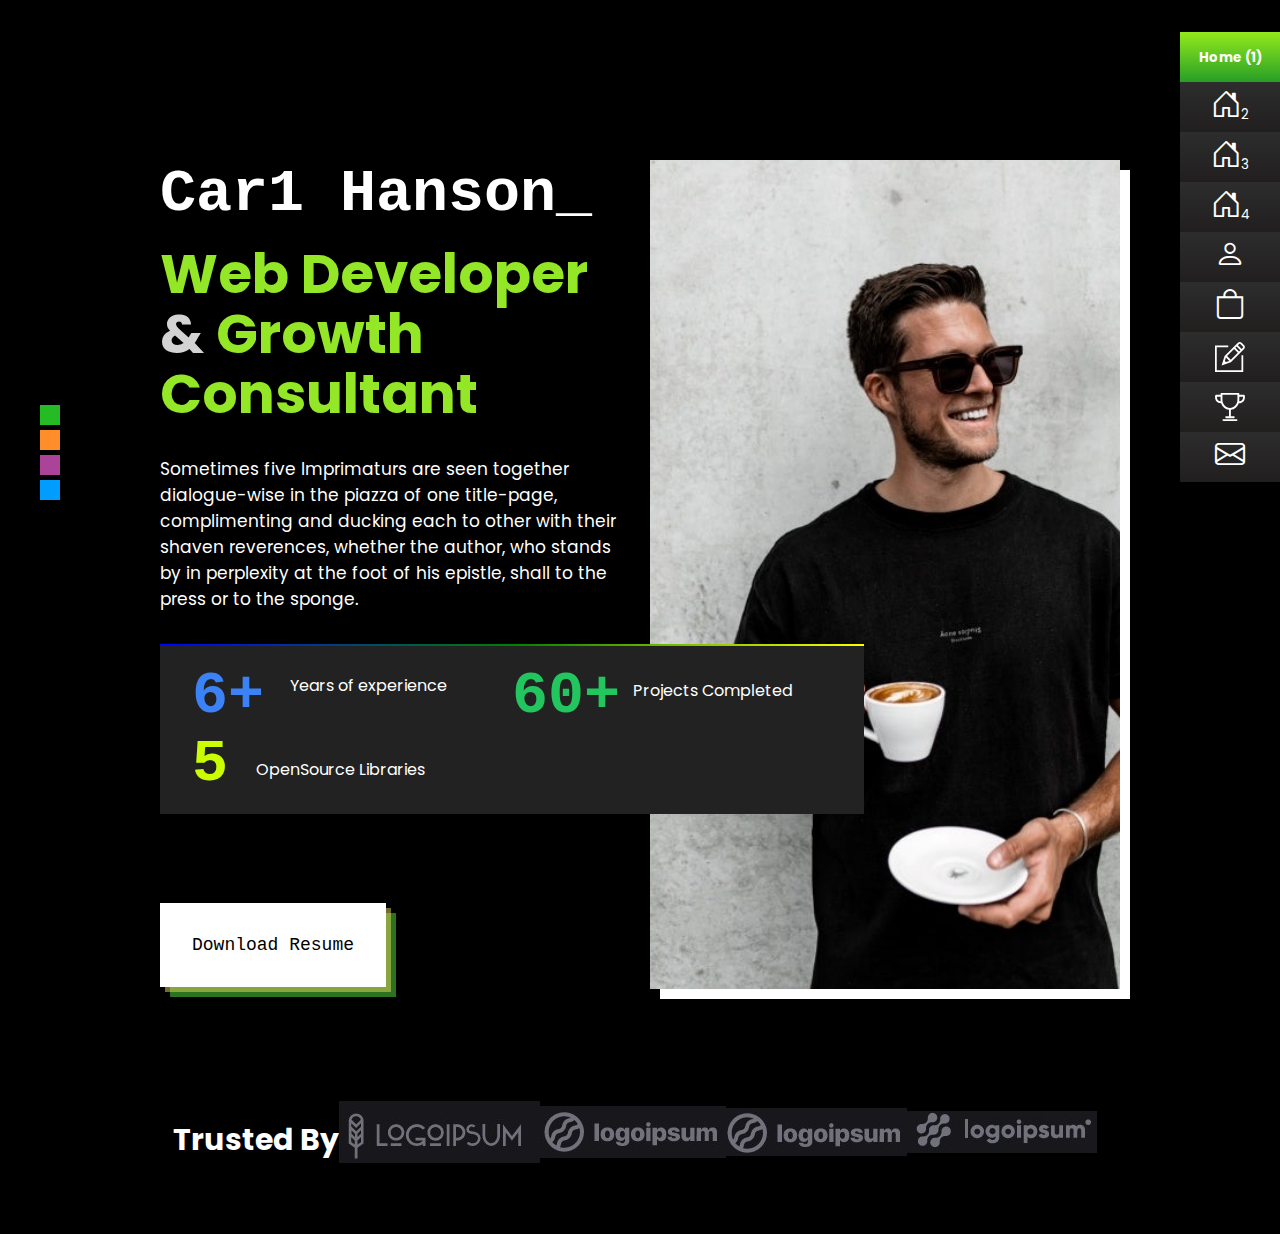
<file: index.html>
<!DOCTYPE html>
<html lang="en">

<head>
    <meta charset="UTF-8">
    <meta name="viewport" content="width=device-width, initial-scale=1.0">
    <title>Envatomarket</title>
    <link rel="stylesheet" href="./sass/style.css">
    <link rel="stylesheet" href="https://cdnjs.cloudflare.com/ajax/libs/font-awesome/6.4.2/css/all.min.css"
        integrity="sha512-z3gLpd7yknf1YoNbCzqRKc4qyor8gaKU1qmn+CShxbuBusANI9QpRohGBreCFkKxLhei6S9CQXFEbbKuqLg0DA=="
        crossorigin="anonymous" referrerpolicy="no-referrer" />
    <link rel="preconnect" href="https://fonts.googleapis.com">
    <link rel="preconnect" href="https://fonts.gstatic.com" crossorigin>
    <link
        href="https://fonts.googleapis.com/css2?family=Geologica:wght@100;200;300;500;900&family=Open+Sans:ital,wght@0,300;0,400;0,500;0,600;0,800;1,800&family=Poppins:wght@400;500;600;700;800&display=swap"
        rel="stylesheet">

    <!-- Bootsrtrap Icons CDN -->

    <link rel="stylesheet" href="https://cdn.jsdelivr.net/npm/bootstrap-icons@1.3.0/font/bootstrap-icons.css">
</head>

<body>
    <header id="home1">
        <nav class="navbar">
            <!-- <div class="nav_heading">
                <img src="./img/envato_market-dde916a48af7413e54aa058fe7ae6856752fca799da4bec355f00aea904bfa19.svg" alt="">
            </div>
            <div class="nav_btn">
                <a href="#">Buy now</a>
            </div> -->
        </nav>

        <div class="header_contant">
            <div class="header_child" id="header_child1">
                <div class="color">
                    <div class="color2"><i class="fa-solid fa-swatchbook"></i></div>
                    <div style="background-color: rgb(37, 187, 37);" class="color1"><a  class="color_1" id="color1"></a></div>
                    <div style="background-color: rgb(255, 141, 41);" class="color1"><a  class="color_2" id="color2"></a></div>
                    <div style="background-color: rgb(171, 68, 152);" class="color1"><a  class="color_3" id="color3"></a></div>
                    <div style="background-color:rgb(0, 157, 255);" class="color1"><a  class="color_4" id="color4"></a></div>
                </div>
            </div>
            <div class="header_contant_child">
                <div class="header_child" id="header_child2">
                    <div class="header_child_1">
                        <h1><i class="fa-solid fa-chevron-right"></i> Car1 Hanson_</h1>
                        <h2>Web Developer <span>&</span>
                            Growth Consultant</h2>
                        <p>Sometimes five Imprimaturs are seen together dialogue-wise in the piazza of one title-page,
                            complimenting and ducking each to other with their shaven reverences, whether the author,
                            who stands by in perplexity at the foot of his epistle, shall to the press or to the sponge.
                        </p>
                        <div class="projectes">
                            <div class="projectes_child">
                                <h1 style="color:rgb(59 130 246);">6+</h1>
                                <div class="text" id="text1">
                                    Years of experience
                                </div>
                            </div>
                            <div class="projectes_child">
                                <h1 style="color: rgb(34 197 94);">60+</h1>
                                <div class="text" id="text2">
                                    Projects Completed
                                </div>
                            </div>
                            <div class="projectes_child" id="projectes_child_3">
                                <h1 style="color:  rgba(202 254 0);">5</h1>
                                <div class="text" id="text3">
                                    OpenSource Libraries
                                </div>
                            </div>
                        </div>
                        <div class="header_child_btn">
                            <a href="#">Download Resume</a>
                        </div>
                    </div>
                    <div class="header_child_1" id="header_child_2">
                    </div>

                </div>
                <div class="sponcers">
                    <div>
                        <h2>Trusted By</h2>
                    </div>
                    <div>
                        <img src="./img/logo_1.jpg" alt="">
                    </div>
                    <div>
                        <img src="./img/logo_2.jpg" alt="">
                    </div>
                    <div>
                        <img src="./img/logo_3.jpg" alt="">
                    </div>
                    <div>
                        <img src="./img/logo_4.jpg" alt="">
                    </div>
                </div>
            </div>
            <div class="header_child" id="header_child3">
                <div class="icons">
                    <div class="icons1">
                        <div class="icons_child active">
                            <div class="icons_child_1">
                                <a href="index.html">
                                    <h5>Home (1)</h5>
                                </a>
                            </div>
                            <a href="#"><i class="bi bi-house-door"></i><sub>1</sub></a>
                        </div>

                        <div class="icons_child">
                            <div class="icons_child_1">
                                <a href="home2.html">
                                    <h5>Home (2)</h5>
                                </a>
                            </div>
                            <a href="#"><i class="bi bi-house-door"></i><sub>2</sub></a>
                        </div>

                        <div class="icons_child">
                            <div class="icons_child_1">
                                <a href="home3.html">
                                    <h5>Home (3)</h5>
                                </a>
                            </div>
                            <a href="#"><i class="bi bi-house-door"></i><sub>3</sub></a>
                        </div>

                        <div class="icons_child">
                            <div class="icons_child_1">
                                <a href="home4.html">
                                    <h5>Home (4)</h5>
                                </a>
                            </div>
                            <a href="#"><i class="bi bi-house-door"></i><sub>4</sub></a>
                        </div>

                        <div class="icons_child">
                            <div class="icons_child_1">
                                <a href="about.html">
                                    <h5>About</h5>
                                </a>
                            </div>
                            <a href="#"><i class="bi bi-person"></i></a>
                        </div>

                        <div class="icons_child">
                            <div class="icons_child_1">
                                <a href="services.html">
                                    <h5>Services</h5>
                                </a>
                            </div>
                            <a href="#"><i class="bi bi-bag"></i></a>
                        </div>

                        <div class="icons_child">
                            <div class="icons_child_1">
                                <a href="article.html">
                                    <h5>Articles</h5>
                                </a>
                            </div>
                            <a class="h-16 md:h-auto relative z-20 flex flex-col items-center justify-center md:py-4 bg-gradient-to-tr transition-all duration-300 from-omega-900 text-white group md:hover:from-accent-700 md:hover:to-accent"
                                aria-label="Articles" href="/blog">
                                <div
                                    class="absolute right-full top-0 h-full min-w-max px-4 hidden items-center bg-accent text-sm font-medium text-white md:flex invisible translate-x-10 opacity-0 transition-all duration-300 group-hover:visible group-hover:translate-x-0 group-hover:opacity-100">
                                </div><span
                                    class="absolute top-0 right-0 hidden h-full w-1 bg-white/25 opacity-0 transition-opacity group-hover:opacity-100 md:block"></span><svg
                                    stroke="currentColor" fill="currentColor" stroke-width="0" version="1.1"
                                    viewBox="0 0 17 17" class="relative z-20 h-6 w-6" height="1em" width="1em"
                                    xmlns="http://www.w3.org/2000/svg">
                                    <g></g>
                                    <path
                                        d="M16.499 1.843l-1.403-1.403c-0.566-0.566-1.555-0.566-2.122 0l-7.536 7.536-1.722 5.287 5.249-1.765 7.534-7.534c0.283-0.283 0.439-0.66 0.439-1.061s-0.156-0.777-0.439-1.060zM5.584 10.758l0.638-1.957 1.92 1.919-1.942 0.653-0.616-0.615zM6.832 7.996l3.986-3.986 2.11 2.11-3.986 3.986-2.11-2.11zM11.525 3.303l0.729-0.729 2.11 2.11-0.729 0.729-2.11-2.11zM15.792 3.257l-0.72 0.721-2.11-2.11 0.72-0.721c0.19-0.189 0.519-0.189 0.707 0l1.403 1.403c0.094 0.095 0.146 0.22 0.146 0.354s-0.052 0.258-0.146 0.353zM15 7.5h1v9.5h-16v-15h7.5v1h-6.5v13h14v-8.5z">
                                    </path>
                                </svg><span class="mt-1 text-center text-xs md:hidden"></span>
                            </a>
                        </div>

                        <div class="icons_child">
                            <div class="icons_child_1">
                                <a href="project.html">
                                    <h5>Projects</h5>
                                </a>
                            </div>
                            <a href="#">
                                <svg stroke="currentColor" fill="currentColor" stroke-width="0" viewBox="0 0 1024 1024"
                                    class="relative z-20 h-6 w-6" height="1em" width="1em"
                                    xmlns="http://www.w3.org/2000/svg">
                                    <path
                                        d="M735.808 927.872H285.872c-17.68 0-32 14.32-32 32s14.32 32 32 32h449.936c17.68 0 32-14.32 32-32s-14.304-32-32-32zm281.502-806.24c-3.024-14.88-16.16-25.568-31.343-25.568H829.343V64.128c0-17.68-14.32-32-32-32H221.807c-17.68 0-32 14.32-32 32v31.936H38.031c-15.183 0-28.32 10.688-31.344 25.568-.944 4.624-22.4 116.752 39.904 193.152 35.84 43.92 90.607 66.928 162.495 68.976C250.078 504.912 353.15 594.624 477.278 608v222.912H381.5c-17.68 0-32 14.32-32 32s14.32 32 32 32H640.19c17.68 0 32-14.32 32-32s-14.32-32-32-32h-98.912v-222.88c124.336-13.12 227.632-102.8 268.736-224.08 74.336-1.088 130.736-24.24 167.393-69.168 62.304-76.416 40.848-188.528 39.904-193.152zM96.401 274.56c-28.336-34.496-31.184-85.41-29.744-114.497H189.81v108.032c0 17.296 1.6 34.16 3.936 50.769-43.68-4.08-76.447-18.832-97.344-44.304zm668.944-6.465c0 153.088-114.721 277.663-255.713 277.663-141.056 0-255.808-124.56-255.808-277.663V96.127H765.36v171.968h-.015zm162.255 6.463c-21.68 26.432-56.032 41.488-102.272 44.864 2.384-16.784 4.016-33.84 4.016-51.328V160.062h128c1.44 29.12-1.408 80-29.744 114.496z">
                                    </path>
                                </svg> </a>
                        </div>

                        <div class="icons_child">
                            <div class="icons_child_1">
                                <a href="contact.html">
                                    <h5>Contact</h5>
                                </a>
                            </div>
                            <a href="#"><i class="bi bi-envelope"></i></a>
                        </div>
                    </div>
                    <div class="icons2">
                        <div class="icons_child2">
                            <a href="#"><i class="fa-brands fa-twitter"></i></a>
                        </div>
                        <div class="icons_child2">
                            <a href="#"><i class="fa-brands fa-instagram"></i></a>
                        </div>
                        <div class="icons_child2">
                            <a href="#"><i class="fa-brands fa-linkedin"></i></a>
                        </div>
                        <div class="icons_child2">
                            <a href="#"><i class="fa-brands fa-facebook"></i></a>
                        </div>
                    </div>
                </div>
            </div>

        </div>
    </header>


<script src="./index.js"></script>
</body>

</html>
</file>
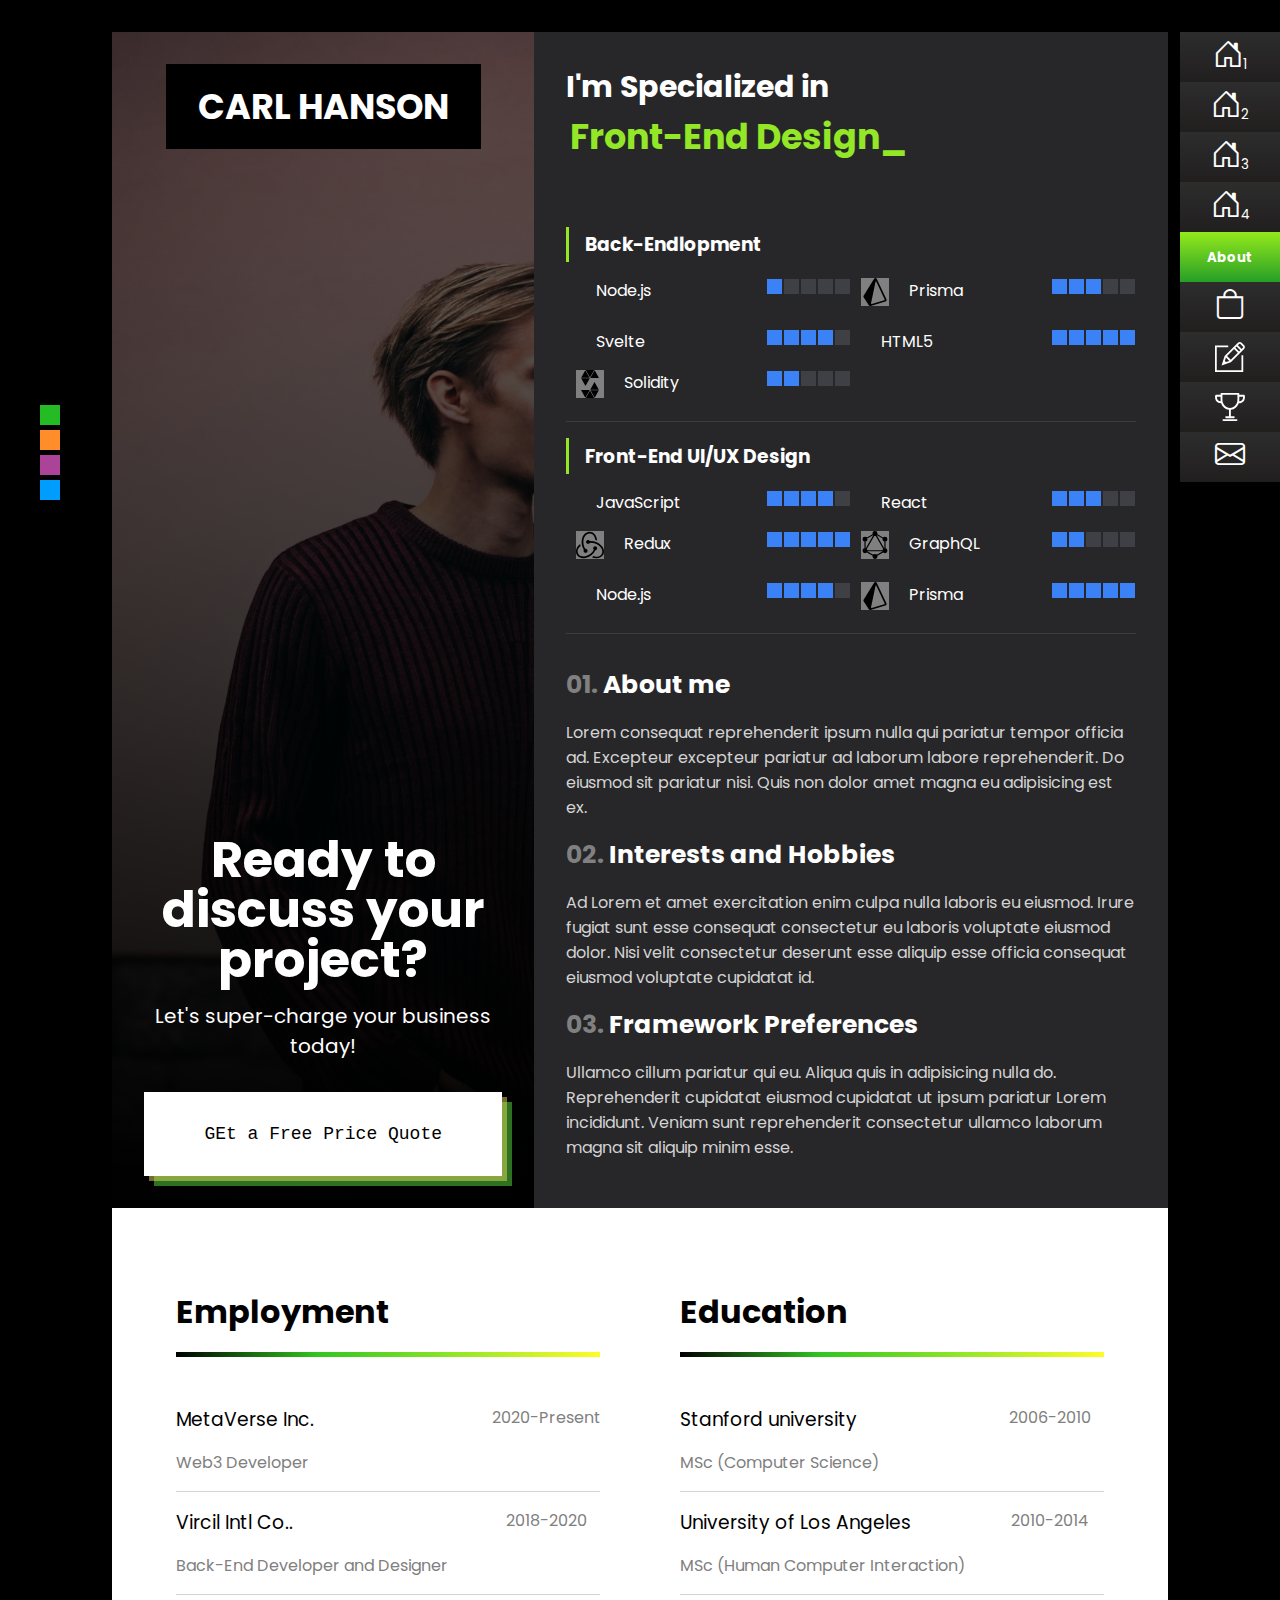
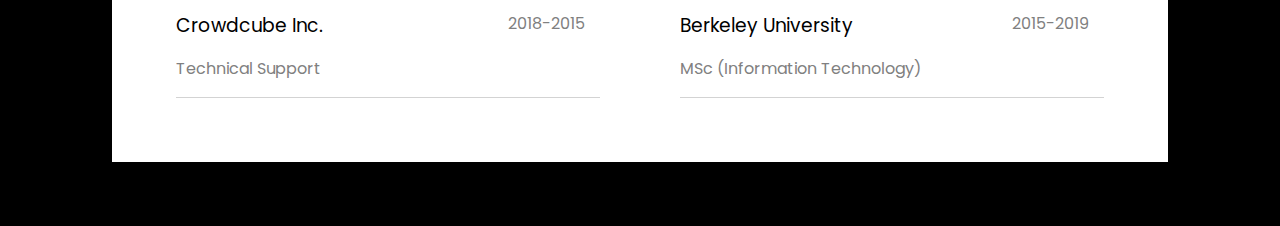
<file: about.html>
<!DOCTYPE html>
<html lang="en">

<head>
    <meta charset="UTF-8">
    <meta name="viewport" content="width=device-width, initial-scale=1.0">
    <title>Envatomarket</title>
    <link rel="stylesheet" href="./sass/style.css">
    <link rel="stylesheet" href="https://cdnjs.cloudflare.com/ajax/libs/font-awesome/6.4.2/css/all.min.css"
        integrity="sha512-z3gLpd7yknf1YoNbCzqRKc4qyor8gaKU1qmn+CShxbuBusANI9QpRohGBreCFkKxLhei6S9CQXFEbbKuqLg0DA=="
        crossorigin="anonymous" referrerpolicy="no-referrer" />
    <link rel="preconnect" href="https://fonts.googleapis.com">
    <link rel="preconnect" href="https://fonts.gstatic.com" crossorigin>
    <link
        href="https://fonts.googleapis.com/css2?family=Geologica:wght@100;200;300;500;900&family=Open+Sans:ital,wght@0,300;0,400;0,500;0,600;0,800;1,800&family=Poppins:wght@400;500;600;700;800&display=swap"
        rel="stylesheet">

    <!-- Bootsrtrap Icons CDN -->

    <link rel="stylesheet" href="https://cdn.jsdelivr.net/npm/bootstrap-icons@1.3.0/font/bootstrap-icons.css">
</head>

<body>
    <header id="home1">
        <nav class="navbar">
            <!-- <div class="nav_heading">
                <img src="./img/envato_market-dde916a48af7413e54aa058fe7ae6856752fca799da4bec355f00aea904bfa19.svg" alt="">
            </div>
            <div class="nav_btn">
                <a href="#">Buy now</a>
            </div> -->
        </nav>

        <div class="header_contant">
            <div class="header_child" id="header_child1">
                <div class="color">
                    <div class="color2"><i class="fa-solid fa-swatchbook"></i></div>
                    <div style="background-color: rgb(37, 187, 37);" class="color1"><a  class="color_1" id="color1"></a></div>
                    <div style="background-color: rgb(255, 141, 41);" class="color1"><a  class="color_2" id="color2"></a></div>
                    <div style="background-color: rgb(171, 68, 152);" class="color1"><a  class="color_3" id="color3"></a></div>
                    <div style="background-color:rgb(0, 157, 255);" class="color1"><a  class="color_4" id="color4"></a></div>
                </div>
            </div>
            <div class="header_contant_child" id="header_contant_child0" style="padding: 2rem 7rem;">
                <div class="header_child" id="header_child4">
                    <div class="about_img">
                        <div><h1>CARL HANSON</h1></div>
                        <div class="about_img_heading">
                            <h2>Ready to discuss your project?</h2>
                            <p>Let's super-charge your business today!</p>
                            <a href="#">GEt a Free Price Quote</a>
                        </div>
                    </div>
                    <div class="about_contant">
                        <div class="about_heading">
                            <h2>I'm Specialized in</h2>
                            <h1><i class="fa-solid fa-chevron-right"></i> Front-End Design_</h1>
                        </div>
                        <h3>Back-Endlopment</h3>
                        <div class="end">
                            <div class="end_child">
                                <div class="end_child_icon">
                                    <div><i class="fa-brands fa-node-js"></i></div>
                                    <div>
                                        Node.js
                                    </div>
                                </div>
                                <div class="boxes">
                                    <div class="boxes_1 active"></div>
                                    <div class="boxes_1"></div>
                                    <div class="boxes_1"></div>
                                    <div class="boxes_1"></div>
                                    <div class="boxes_1"></div>
                                </div>
                            </div>
                            <div class="end_child">
                                <div class="end_child_icon">
                                    <div><svg style="background-color: gray;" role="img" viewBox="0 0 24 24" xmlns="http://www.w3.org/2000/svg" height="28" class="mr-3 h-7 w-7 fill-current text-omega-500" width="28"><title>Prisma</title><path d="M21.8068 18.2848L13.5528.7565c-.207-.4382-.639-.7273-1.1286-.7541-.5023-.0293-.9523.213-1.2062.6253L2.266 15.1271c-.2773.4518-.2718 1.0091.0158 1.4555l4.3759 6.7786c.2608.4046.7127.6388 1.1823.6388.1332 0 .267-.0188.3987-.0577l12.7019-3.7568c.3891-.1151.7072-.3904.8737-.7553s.1633-.7828-.0075-1.1454zm-1.8481.7519L9.1814 22.2242c-.3292.0975-.6448-.1873-.5756-.5194l3.8501-18.4386c.072-.3448.5486-.3996.699-.0803l7.1288 15.138c.1344.2856-.019.6224-.325.7128z"></path></svg></div>
                                    <div>
                                        Prisma
                                    </div>
                                </div>
                                <div class="boxes">
                                    <div class="boxes_1 active"></div>
                                    <div class="boxes_1 active"></div>
                                    <div class="boxes_1 active"></div>
                                    <div class="boxes_1"></div>
                                    <div class="boxes_1"></div>
                                </div>
                            </div>
                            <div class="end_child">
                                <div class="end_child_icon">
                                    <div><i class="fa-solid fa-link"></i></div>
                                    <div>
                                        Svelte
                                    </div>
                                </div>
                                <div class="boxes">
                                    <div class="boxes_1 active"></div>
                                    <div class="boxes_1 active"></div>
                                    <div class="boxes_1 active"></div>
                                    <div class="boxes_1 active"></div>
                                    <div class="boxes_1"></div>
                                </div>
                            </div>
                            <div class="end_child">
                                <div class="end_child_icon">
                                    <div><i class="fa-brands fa-html5"></i></div>
                                    <div>
                                        HTML5
                                    </div>
                                </div>
                                <div class="boxes">
                                    <div class="boxes_1 active"></div>
                                    <div class="boxes_1 active"></div>
                                    <div class="boxes_1 active"></div>
                                    <div class="boxes_1 active"></div>
                                    <div class="boxes_1 active"></div>
                                </div>
                            </div>
                            <div class="end_child">
                                <div class="end_child_icon">
                                    <div><svg style="background-color: gray;" role="img" viewBox="0 0 24 24" xmlns="http://www.w3.org/2000/svg" height="28" class="mr-3 h-7 w-7 fill-current text-omega-500" width="28"><title>Solidity</title><path d="M4.409 6.608L7.981.255l3.572 6.353H4.409zM8.411 0l3.569 6.348L15.552 0H8.411zm4.036 17.392l3.572 6.354 3.575-6.354h-7.147zm-.608-10.284h-7.43l3.715 6.605 3.715-6.605zm.428-.25h7.428L15.982.255l-3.715 6.603zM15.589 24l-3.569-6.349L8.448 24h7.141zm-3.856-6.858H4.306l3.712 6.603 3.715-6.603zm.428-.25h7.433l-3.718-6.605-3.715 6.605z"></path></svg></div>
                                    <div>
                                        Solidity
                                    </div>
                                </div>
                                <div class="boxes">
                                    <div class="boxes_1 active"></div>
                                    <div class="boxes_1 active"></div>
                                    <div class="boxes_1"></div>
                                    <div class="boxes_1"></div>
                                    <div class="boxes_1"></div>
                                </div>
                            </div>
                        </div>
                        <h3>Front-End UI/UX Design</h3>
                        <div class="end">
                            <div class="end_child">
                                <div class="end_child_icon">
                                    <div><i class="fa-brands fa-square-js"></i></div>
                                    <div>
                                        JavaScript
                                    </div>
                                </div>
                                <div class="boxes">
                                    <div class="boxes_1 active"></div>
                                    <div class="boxes_1 active"></div>
                                    <div class="boxes_1 active"></div>
                                    <div class="boxes_1 active"></div>
                                    <div class="boxes_1"></div>
                                </div>
                            </div>
                            <div class="end_child">
                                <div class="end_child_icon">
                                    <div><i class="fa-brands fa-react"></i></div>
                                    <div>
                                        React
                                    </div>
                                </div>
                                <div class="boxes">
                                    <div class="boxes_1 active"></div>
                                    <div class="boxes_1 active"></div>
                                    <div class="boxes_1 active"></div>
                                    <div class="boxes_1"></div>
                                    <div class="boxes_1"></div>
                                </div>
                            </div>
                            <div class="end_child">
                                <div class="end_child_icon">
                                    <div><svg style="background-color: gray;" role="img" viewBox="0 0 24 24" xmlns="http://www.w3.org/2000/svg" height="28" class="mr-3 h-7 w-7 fill-current text-omega-500" width="28"><title>Redux</title><path d="M16.634 16.504c.87-.075 1.543-.84 1.5-1.754-.047-.914-.796-1.648-1.709-1.648h-.061a1.71 1.71 0 00-1.648 1.769c.03.479.226.869.494 1.153-1.048 2.038-2.621 3.536-5.005 4.795-1.603.838-3.296 1.154-4.944.93-1.378-.195-2.456-.81-3.116-1.799-.988-1.499-1.078-3.116-.255-4.734.6-1.17 1.499-2.023 2.099-2.443a9.96 9.96 0 01-.42-1.543C-.868 14.408-.416 18.752.932 20.805c1.004 1.498 3.057 2.456 5.304 2.456.6 0 1.23-.044 1.843-.194 3.897-.749 6.848-3.086 8.541-6.532zm5.348-3.746c-2.32-2.728-5.738-4.226-9.634-4.226h-.51c-.253-.554-.837-.899-1.498-.899h-.045c-.943 0-1.678.81-1.647 1.753.03.898.794 1.648 1.708 1.648h.074a1.69 1.69 0 001.499-1.049h.555c2.309 0 4.495.674 6.488 1.992 1.527 1.005 2.622 2.323 3.237 3.897.538 1.288.509 2.547-.045 3.597-.855 1.647-2.294 2.517-4.196 2.517-1.199 0-2.367-.375-2.967-.644-.36.298-.96.793-1.394 1.093 1.318.598 2.652.943 3.94.943 2.922 0 5.094-1.647 5.919-3.236.898-1.798.824-4.824-1.47-7.416zM6.49 17.042c.03.899.793 1.648 1.708 1.648h.06a1.688 1.688 0 001.648-1.768c0-.9-.779-1.647-1.693-1.647h-.06c-.06 0-.15 0-.226.029-1.243-2.098-1.768-4.347-1.572-6.772.12-1.828.72-3.417 1.797-4.735.9-1.124 2.593-1.68 3.747-1.708 3.236-.061 4.585 3.971 4.689 5.574l1.498.45C17.741 3.197 14.686.62 11.764.62 9.02.62 6.49 2.613 5.47 5.535 4.077 9.43 4.991 13.177 6.7 16.174c-.15.195-.24.539-.21.868z"></path></svg></div>
                                    <div>
                                        Redux
                                    </div>
                                </div>
                                <div class="boxes">
                                    <div class="boxes_1 active"></div>
                                    <div class="boxes_1 active"></div>
                                    <div class="boxes_1 active"></div>
                                    <div class="boxes_1 active"></div>
                                    <div class="boxes_1 active"></div>
                                </div>
                            </div>
                            <div class="end_child">
                                <div class="end_child_icon">
                                    <div><svg style="background-color: gray;" role="img" viewBox="0 0 24 24" xmlns="http://www.w3.org/2000/svg" height="28" class="mr-3 h-7 w-7 fill-current text-omega-500" width="28"><title>GraphQL</title><path d="M12.002 0a2.138 2.138 0 1 0 0 4.277 2.138 2.138 0 1 0 0-4.277zm8.54 4.931a2.138 2.138 0 1 0 0 4.277 2.138 2.138 0 1 0 0-4.277zm0 9.862a2.138 2.138 0 1 0 0 4.277 2.138 2.138 0 1 0 0-4.277zm-8.54 4.931a2.138 2.138 0 1 0 0 4.276 2.138 2.138 0 1 0 0-4.276zm-8.542-4.93a2.138 2.138 0 1 0 0 4.276 2.138 2.138 0 1 0 0-4.277zm0-9.863a2.138 2.138 0 1 0 0 4.277 2.138 2.138 0 1 0 0-4.277zm8.542-3.378L2.953 6.777v10.448l9.049 5.224 9.047-5.224V6.777zm0 1.601 7.66 13.27H4.34zm-1.387.371L3.97 15.037V7.363zm2.774 0 6.646 3.838v7.674zM5.355 17.44h13.293l-6.646 3.836z"></path></svg></div>
                                    <div>
                                        GraphQL
                                    </div>
                                </div>
                                <div class="boxes">
                                    <div class="boxes_1 active"></div>
                                    <div class="boxes_1 active"></div>
                                    <div class="boxes_1"></div>
                                    <div class="boxes_1"></div>
                                    <div class="boxes_1"></div>
                                </div>
                            </div>
                            <div class="end_child">
                                <div class="end_child_icon">
                                    <div><i class="fa-brands fa-node-js"></i></div>
                                    <div>
                                        Node.js
                                    </div>
                                </div>
                                <div class="boxes">
                                    <div class="boxes_1 active"></div>
                                    <div class="boxes_1 active"></div>
                                    <div class="boxes_1 active"></div>
                                    <div class="boxes_1 active"></div>
                                    <div class="boxes_1"></div>
                                </div>
                            </div>
                            <div class="end_child">
                                <div class="end_child_icon">
                                    <div><svg style="background-color: gray;" role="img" viewBox="0 0 24 24" xmlns="http://www.w3.org/2000/svg" height="28" class="mr-3 h-7 w-7 fill-current text-omega-500" width="28"><title>Prisma</title><path d="M21.8068 18.2848L13.5528.7565c-.207-.4382-.639-.7273-1.1286-.7541-.5023-.0293-.9523.213-1.2062.6253L2.266 15.1271c-.2773.4518-.2718 1.0091.0158 1.4555l4.3759 6.7786c.2608.4046.7127.6388 1.1823.6388.1332 0 .267-.0188.3987-.0577l12.7019-3.7568c.3891-.1151.7072-.3904.8737-.7553s.1633-.7828-.0075-1.1454zm-1.8481.7519L9.1814 22.2242c-.3292.0975-.6448-.1873-.5756-.5194l3.8501-18.4386c.072-.3448.5486-.3996.699-.0803l7.1288 15.138c.1344.2856-.019.6224-.325.7128z"></path></svg></div>
                                    <div>
                                        Prisma
                                    </div>
                                </div>
                                <div class="boxes">
                                    <div class="boxes_1 active"></div>
                                    <div class="boxes_1 active"></div>
                                    <div class="boxes_1 active"></div>
                                    <div class="boxes_1 active"></div>
                                    <div class="boxes_1 active"></div>
                                </div>
                            </div>
                        </div>
                        <div class="about_text">
                            <div class="text_child_1">
                                <h1><span>01.</span> About me</h1>
                                <p>Lorem consequat reprehenderit ipsum nulla qui pariatur tempor officia ad. Excepteur excepteur pariatur ad laborum labore reprehenderit. Do eiusmod sit pariatur nisi. Quis non dolor amet magna eu adipisicing est ex.</p>
                            </div>
                            <div class="text_child_1">
                                <h1><span>02.</span> Interests and Hobbies</h1>
                                <p>Ad Lorem et amet exercitation enim culpa nulla laboris eu eiusmod. Irure fugiat sunt esse consequat consectetur eu laboris voluptate eiusmod dolor. Nisi velit consectetur deserunt esse aliquip esse officia consequat eiusmod voluptate cupidatat id.</p>
                            </div>
                            <div class="text_child_1">
                                <h1><span>03.</span> Framework Preferences</h1>
                                <p>Ullamco cillum pariatur qui eu. Aliqua quis in adipisicing nulla do. Reprehenderit cupidatat eiusmod cupidatat ut ipsum pariatur Lorem incididunt. Veniam sunt reprehenderit consectetur ullamco laborum magna sit aliquip minim esse.</p>
                            </div>
                        </div>
                    </div>

                </div>
                <div class="info">
                    <div class="info_child">
                        <h1>Employment</h1>
                        <div class="progrees_bar"></div>
                        <div class="info_list">
                            <div class="info_heading">
                                <h3>MetaVerse Inc.</h3>
                                <p>Web3 Developer</p>
                            </div>
                            <div class="info_date">
                                2020-Present
                            </div>
                        </div>
                        <div class="info_list">
                            <div class="info_heading">
                                <h3>Vircil Intl Co..</h3>
                                <p>Back-End Developer and Designer</p>
                            </div>
                            <div class="info_date">
                                2018-2020
                            </div>
                        </div>
                        <div class="info_list">
                            <div class="info_heading">
                                <h3>Crowdcube Inc.</h3>
                                <p>Technical Support</p>
                            </div>
                            <div class="info_date">
                                2018-2015
                            </div>
                        </div>
    
                    </div>
                    <div class="info_child">
                        <h1>Education</h1>
                        <div class="progrees_bar"></div>
                        <div class="info_list">
                            <div class="info_heading">
                                <h3>Stanford university</h3>
                                <p>MSc (Computer Science)</p>
                            </div>
                            <div class="info_date">
                                2006-2010
                            </div>
                        </div>
                        <div class="info_list">
                            <div class="info_heading">
                                <h3>University of Los Angeles</h3>
                                <p>MSc (Human Computer Interaction)</p>
                            </div>
                            <div class="info_date">
                                2010-2014
                            </div>
                        </div>
                        <div class="info_list">
                            <div class="info_heading">
                                <h3>Berkeley University</h3>
                                <p>MSc (Information Technology)</p>
                            </div>
                            <div class="info_date">
                                2015-2019
                            </div>
                        </div>
    
                    </div>
                </div>
            </div>
            <div class="header_child" id="header_child3">
                <div class="icons">
                    <div class="icons1">
                        <div class="icons_child">
                            <div class="icons_child_1">
                                <a href="index.html">
                                    <h5>Home (1)</h5>
                                </a>
                            </div>
                            <a href="#"><i class="bi bi-house-door"></i><sub>1</sub></a>
                        </div>

                        <div class="icons_child">
                            <div class="icons_child_1">
                                <a href="home2.html">
                                    <h5>Home (2)</h5>
                                </a>
                            </div>
                            <a href="#"><i class="bi bi-house-door"></i><sub>2</sub></a>
                        </div>

                        <div class="icons_child">
                            <div class="icons_child_1">
                                <a href="home3.html">
                                    <h5>Home (3)</h5>
                                </a>
                            </div>
                            <a href="#"><i class="bi bi-house-door"></i><sub>3</sub></a>
                        </div>

                        <div class="icons_child">
                            <div class="icons_child_1">
                                <a href="home4.html">
                                    <h5>Home (4)</h5>
                                </a>
                            </div>
                            <a href="#"><i class="bi bi-house-door"></i><sub>4</sub></a>
                        </div>

                        <div class="icons_child  active">
                            <div class="icons_child_1">
                                <a href="about.html">
                                    <h5>About</h5>
                                </a>
                            </div>
                            <a href="#"><i class="bi bi-person"></i></a>
                        </div>

                        <div class="icons_child">
                            <div class="icons_child_1">
                                <a href="services.html">
                                    <h5>Services</h5>
                                </a>
                            </div>
                            <a href="#"><i class="bi bi-bag"></i></a>
                        </div>

                        <div class="icons_child">
                            <div class="icons_child_1">
                                <a href="article.html">
                                    <h5>Articles</h5>
                                </a>
                            </div>
                            <a class="h-16 md:h-auto relative z-20 flex flex-col items-center justify-center md:py-4 bg-gradient-to-tr transition-all duration-300 from-omega-900 text-white group md:hover:from-accent-700 md:hover:to-accent"
                                aria-label="Articles" href="/blog">
                                <div
                                    class="absolute right-full top-0 h-full min-w-max px-4 hidden items-center bg-accent text-sm font-medium text-white md:flex invisible translate-x-10 opacity-0 transition-all duration-300 group-hover:visible group-hover:translate-x-0 group-hover:opacity-100">
                                </div><span
                                    class="absolute top-0 right-0 hidden h-full w-1 bg-white/25 opacity-0 transition-opacity group-hover:opacity-100 md:block"></span><svg
                                    stroke="currentColor" fill="currentColor" stroke-width="0" version="1.1"
                                    viewBox="0 0 17 17" class="relative z-20 h-6 w-6" height="1em" width="1em"
                                    xmlns="http://www.w3.org/2000/svg">
                                    <g></g>
                                    <path
                                        d="M16.499 1.843l-1.403-1.403c-0.566-0.566-1.555-0.566-2.122 0l-7.536 7.536-1.722 5.287 5.249-1.765 7.534-7.534c0.283-0.283 0.439-0.66 0.439-1.061s-0.156-0.777-0.439-1.060zM5.584 10.758l0.638-1.957 1.92 1.919-1.942 0.653-0.616-0.615zM6.832 7.996l3.986-3.986 2.11 2.11-3.986 3.986-2.11-2.11zM11.525 3.303l0.729-0.729 2.11 2.11-0.729 0.729-2.11-2.11zM15.792 3.257l-0.72 0.721-2.11-2.11 0.72-0.721c0.19-0.189 0.519-0.189 0.707 0l1.403 1.403c0.094 0.095 0.146 0.22 0.146 0.354s-0.052 0.258-0.146 0.353zM15 7.5h1v9.5h-16v-15h7.5v1h-6.5v13h14v-8.5z">
                                    </path>
                                </svg><span class="mt-1 text-center text-xs md:hidden"></span>
                            </a>
                        </div>

                        <div class="icons_child">
                            <div class="icons_child_1">
                                <a href="project.html">
                                    <h5>Projects</h5>
                                </a>
                            </div>
                            <a href="#">
                                <svg stroke="currentColor" fill="currentColor" stroke-width="0" viewBox="0 0 1024 1024"
                                    class="relative z-20 h-6 w-6" height="1em" width="1em"
                                    xmlns="http://www.w3.org/2000/svg">
                                    <path
                                        d="M735.808 927.872H285.872c-17.68 0-32 14.32-32 32s14.32 32 32 32h449.936c17.68 0 32-14.32 32-32s-14.304-32-32-32zm281.502-806.24c-3.024-14.88-16.16-25.568-31.343-25.568H829.343V64.128c0-17.68-14.32-32-32-32H221.807c-17.68 0-32 14.32-32 32v31.936H38.031c-15.183 0-28.32 10.688-31.344 25.568-.944 4.624-22.4 116.752 39.904 193.152 35.84 43.92 90.607 66.928 162.495 68.976C250.078 504.912 353.15 594.624 477.278 608v222.912H381.5c-17.68 0-32 14.32-32 32s14.32 32 32 32H640.19c17.68 0 32-14.32 32-32s-14.32-32-32-32h-98.912v-222.88c124.336-13.12 227.632-102.8 268.736-224.08 74.336-1.088 130.736-24.24 167.393-69.168 62.304-76.416 40.848-188.528 39.904-193.152zM96.401 274.56c-28.336-34.496-31.184-85.41-29.744-114.497H189.81v108.032c0 17.296 1.6 34.16 3.936 50.769-43.68-4.08-76.447-18.832-97.344-44.304zm668.944-6.465c0 153.088-114.721 277.663-255.713 277.663-141.056 0-255.808-124.56-255.808-277.663V96.127H765.36v171.968h-.015zm162.255 6.463c-21.68 26.432-56.032 41.488-102.272 44.864 2.384-16.784 4.016-33.84 4.016-51.328V160.062h128c1.44 29.12-1.408 80-29.744 114.496z">
                                    </path>
                                </svg> </a>
                        </div>

                        <div class="icons_child">
                            <div class="icons_child_1">
                                <a href="contact.html">
                                    <h5>Contact</h5>
                                </a>
                            </div>
                            <a href="#"><i class="bi bi-envelope"></i></a>
                        </div>
                    </div>
                    <div class="icons2">
                        <div class="icons_child2">
                            <a href="#"><i class="fa-brands fa-twitter"></i></a>
                        </div>
                        <div class="icons_child2">
                            <a href="#"><i class="fa-brands fa-instagram"></i></a>
                        </div>
                        <div class="icons_child2">
                            <a href="#"><i class="fa-brands fa-linkedin"></i></a>
                        </div>
                        <div class="icons_child2">
                            <a href="#"><i class="fa-brands fa-facebook"></i></a>
                        </div>
                    </div>
                </div>
            </div>

        </div>
    </header>


<script src="./index.js"></script>
</body>

</html>
</file>
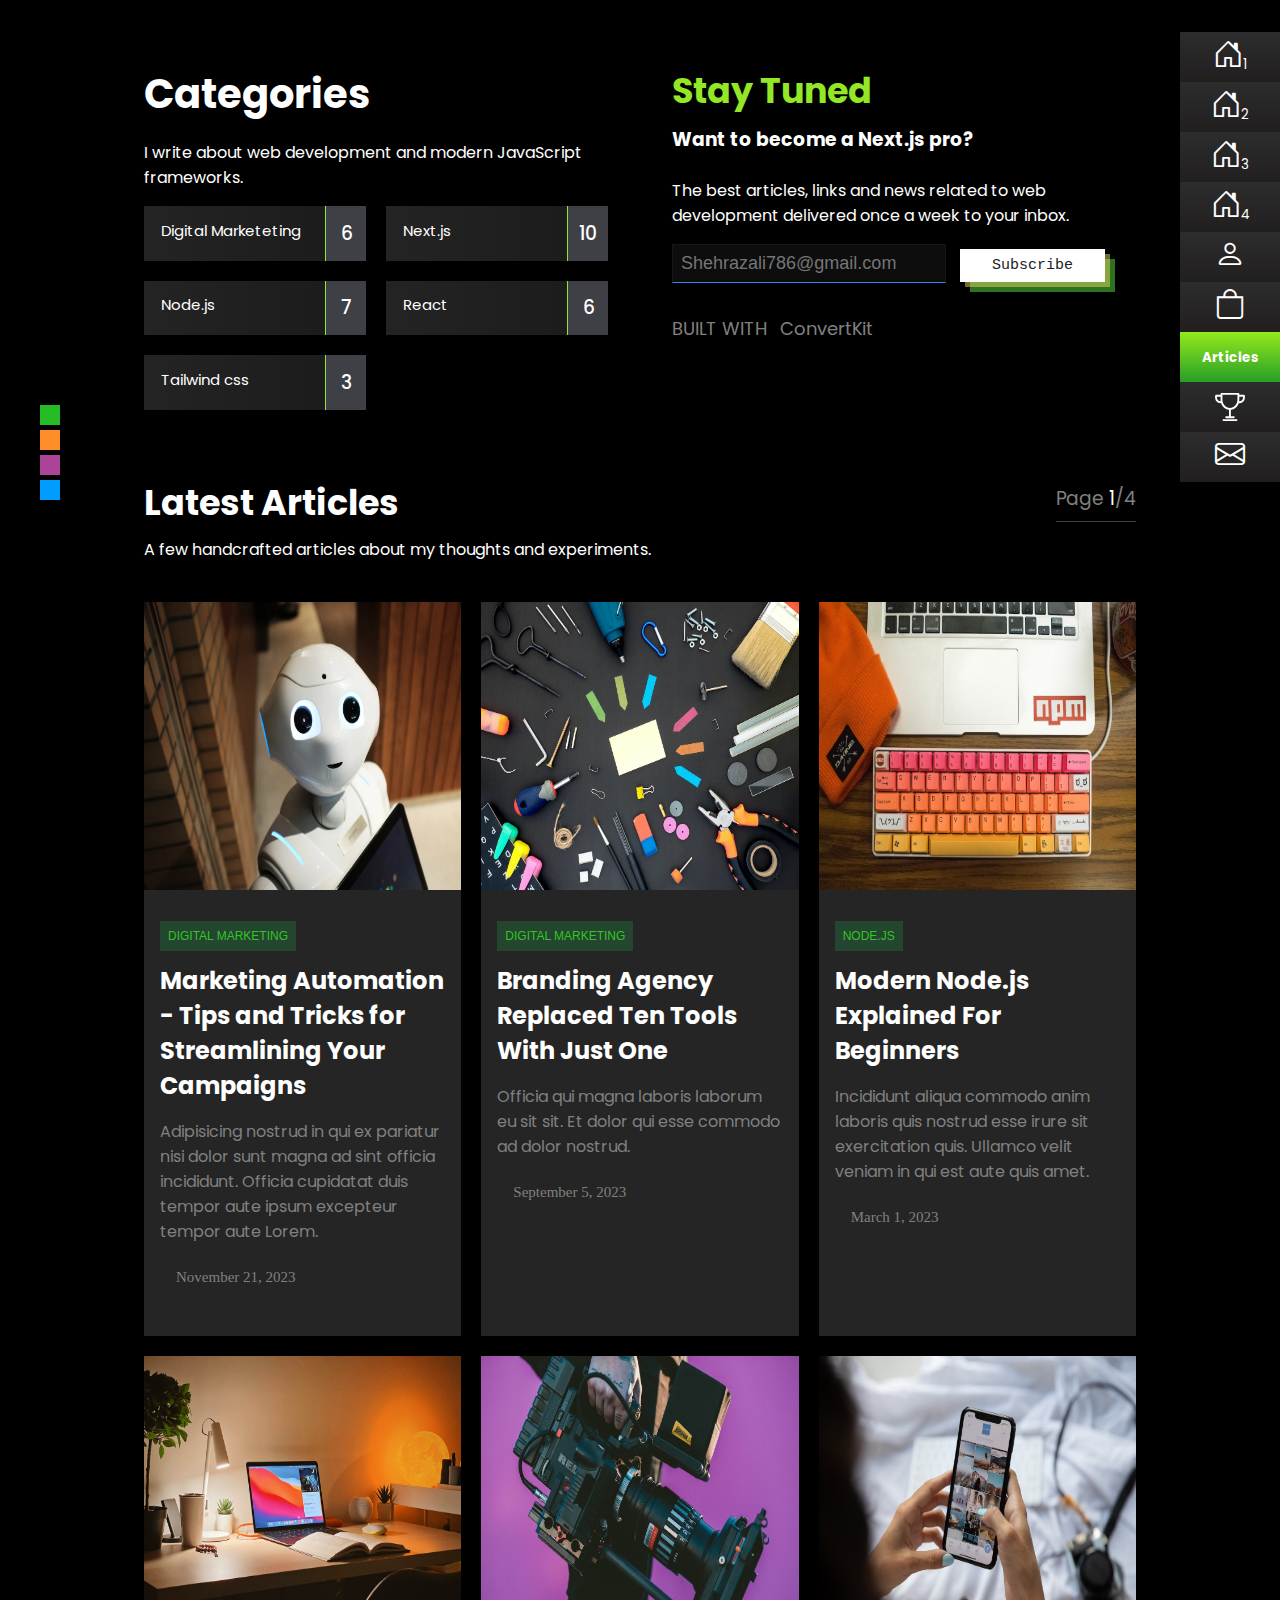
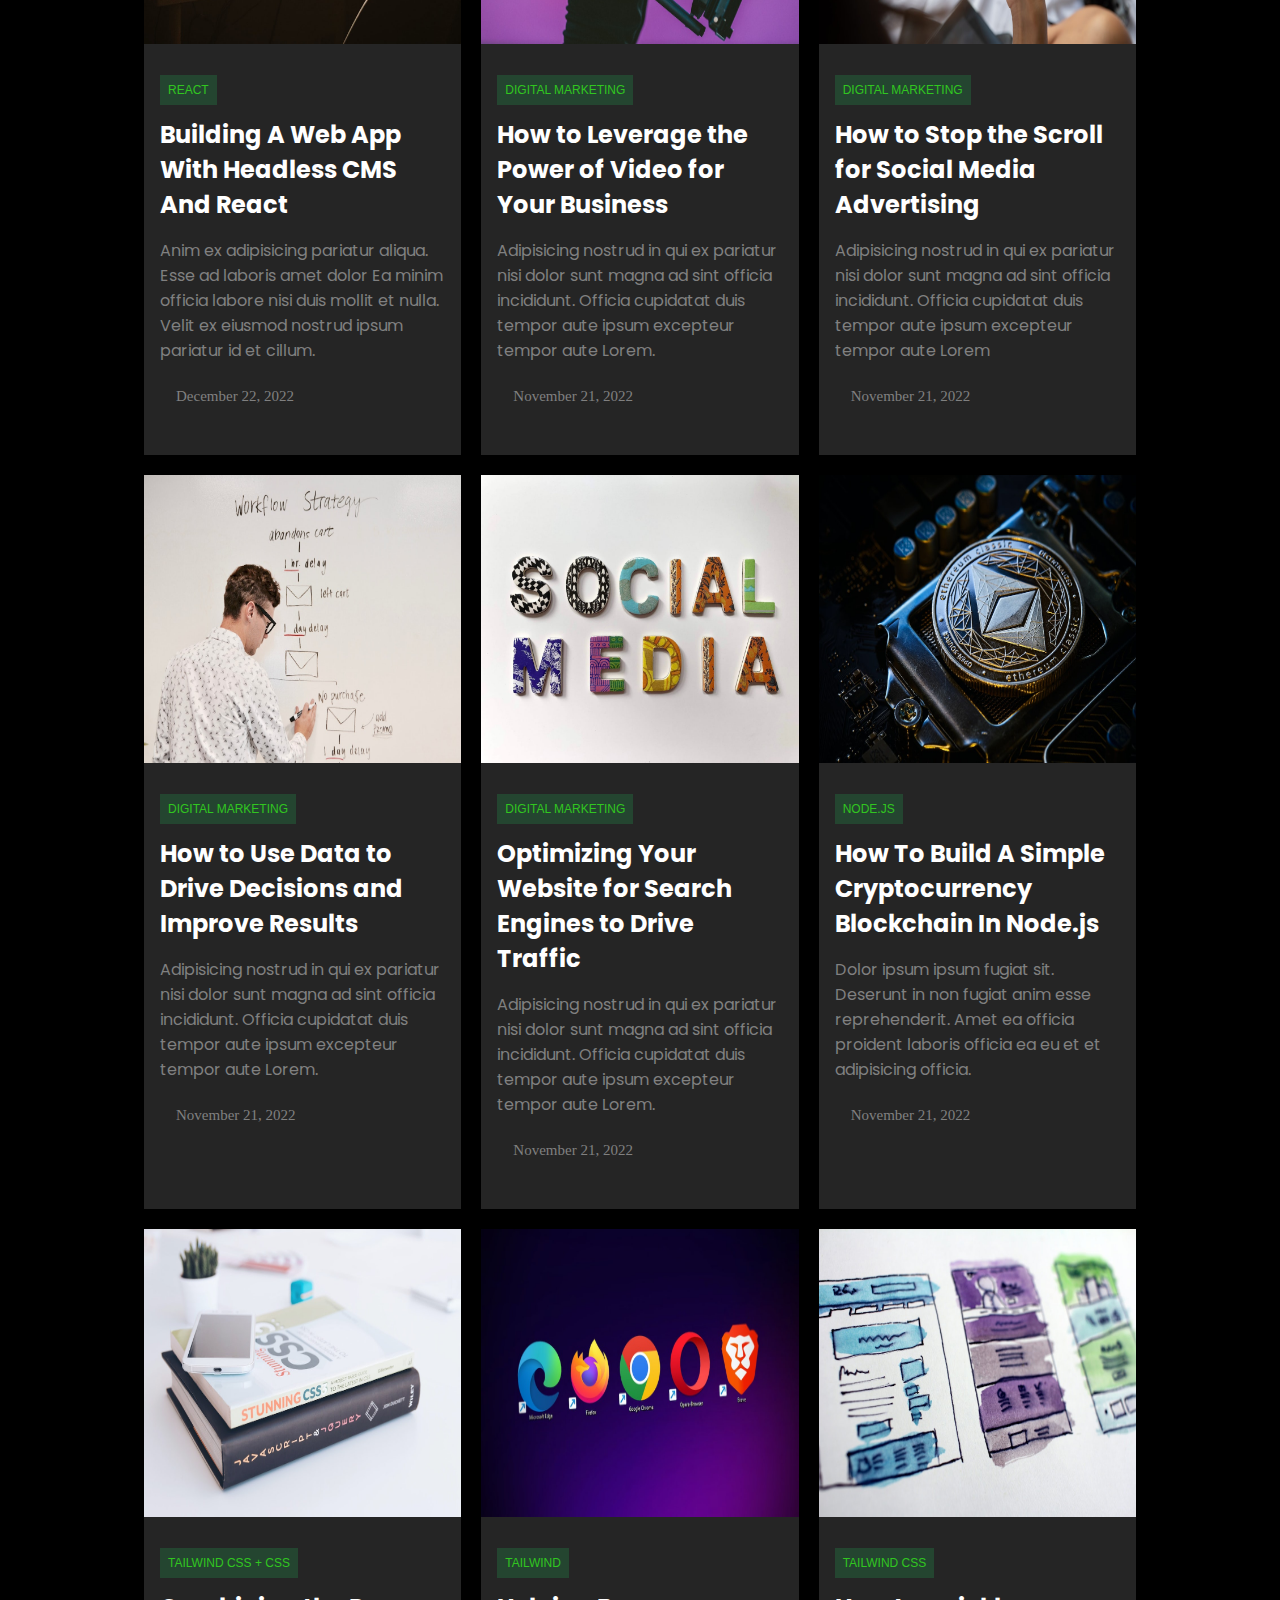
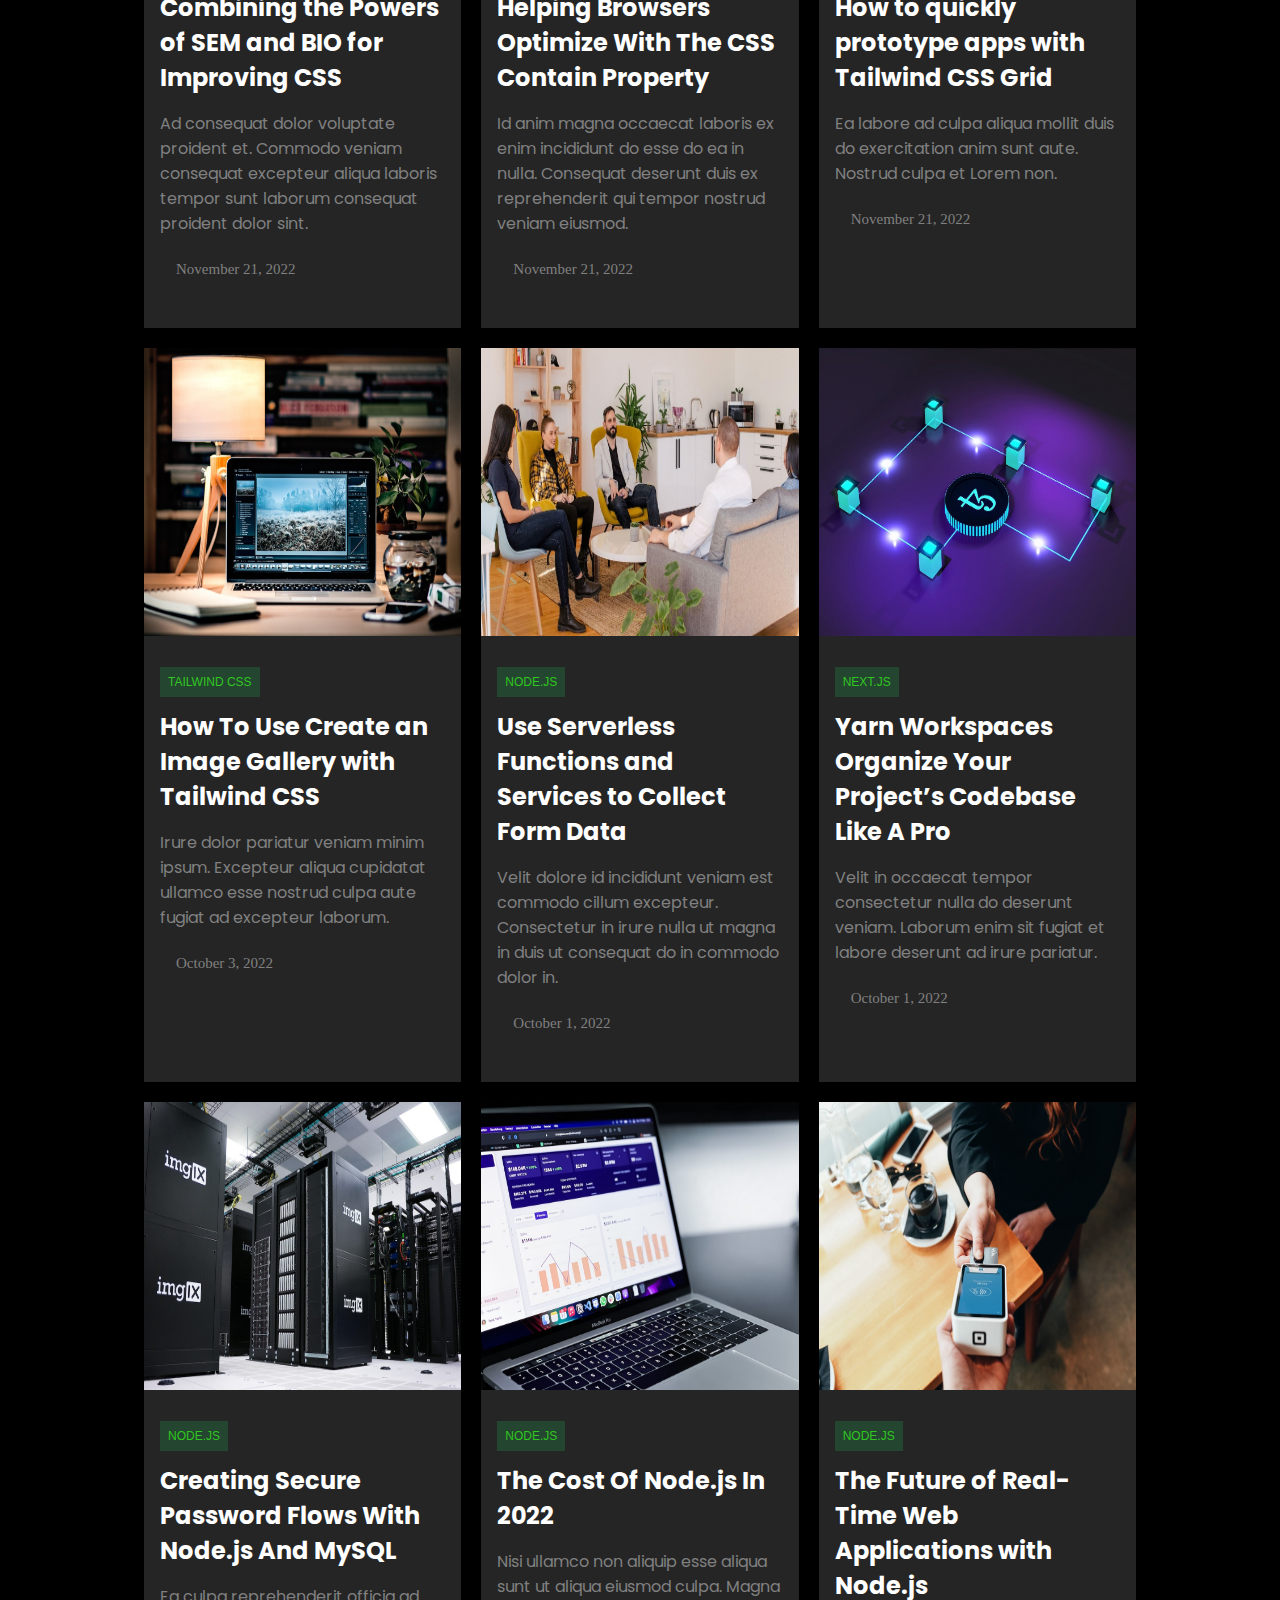
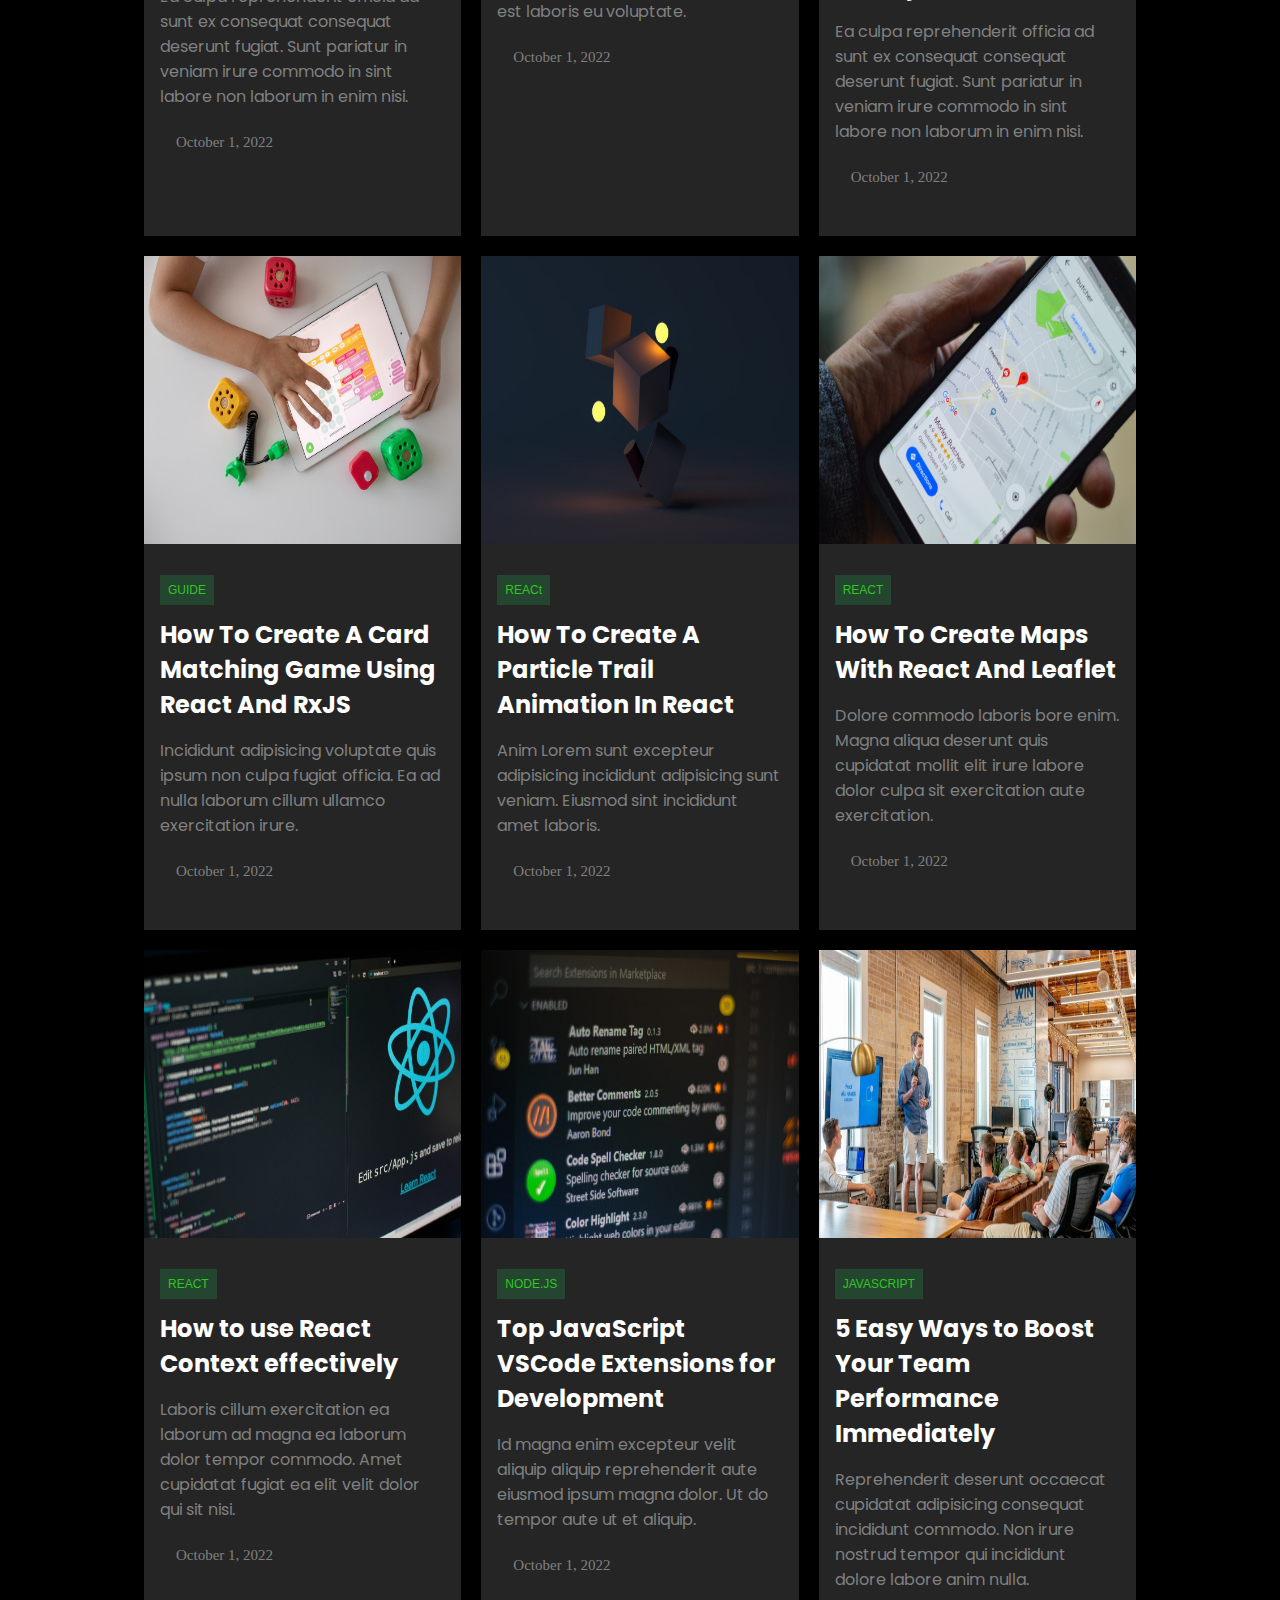
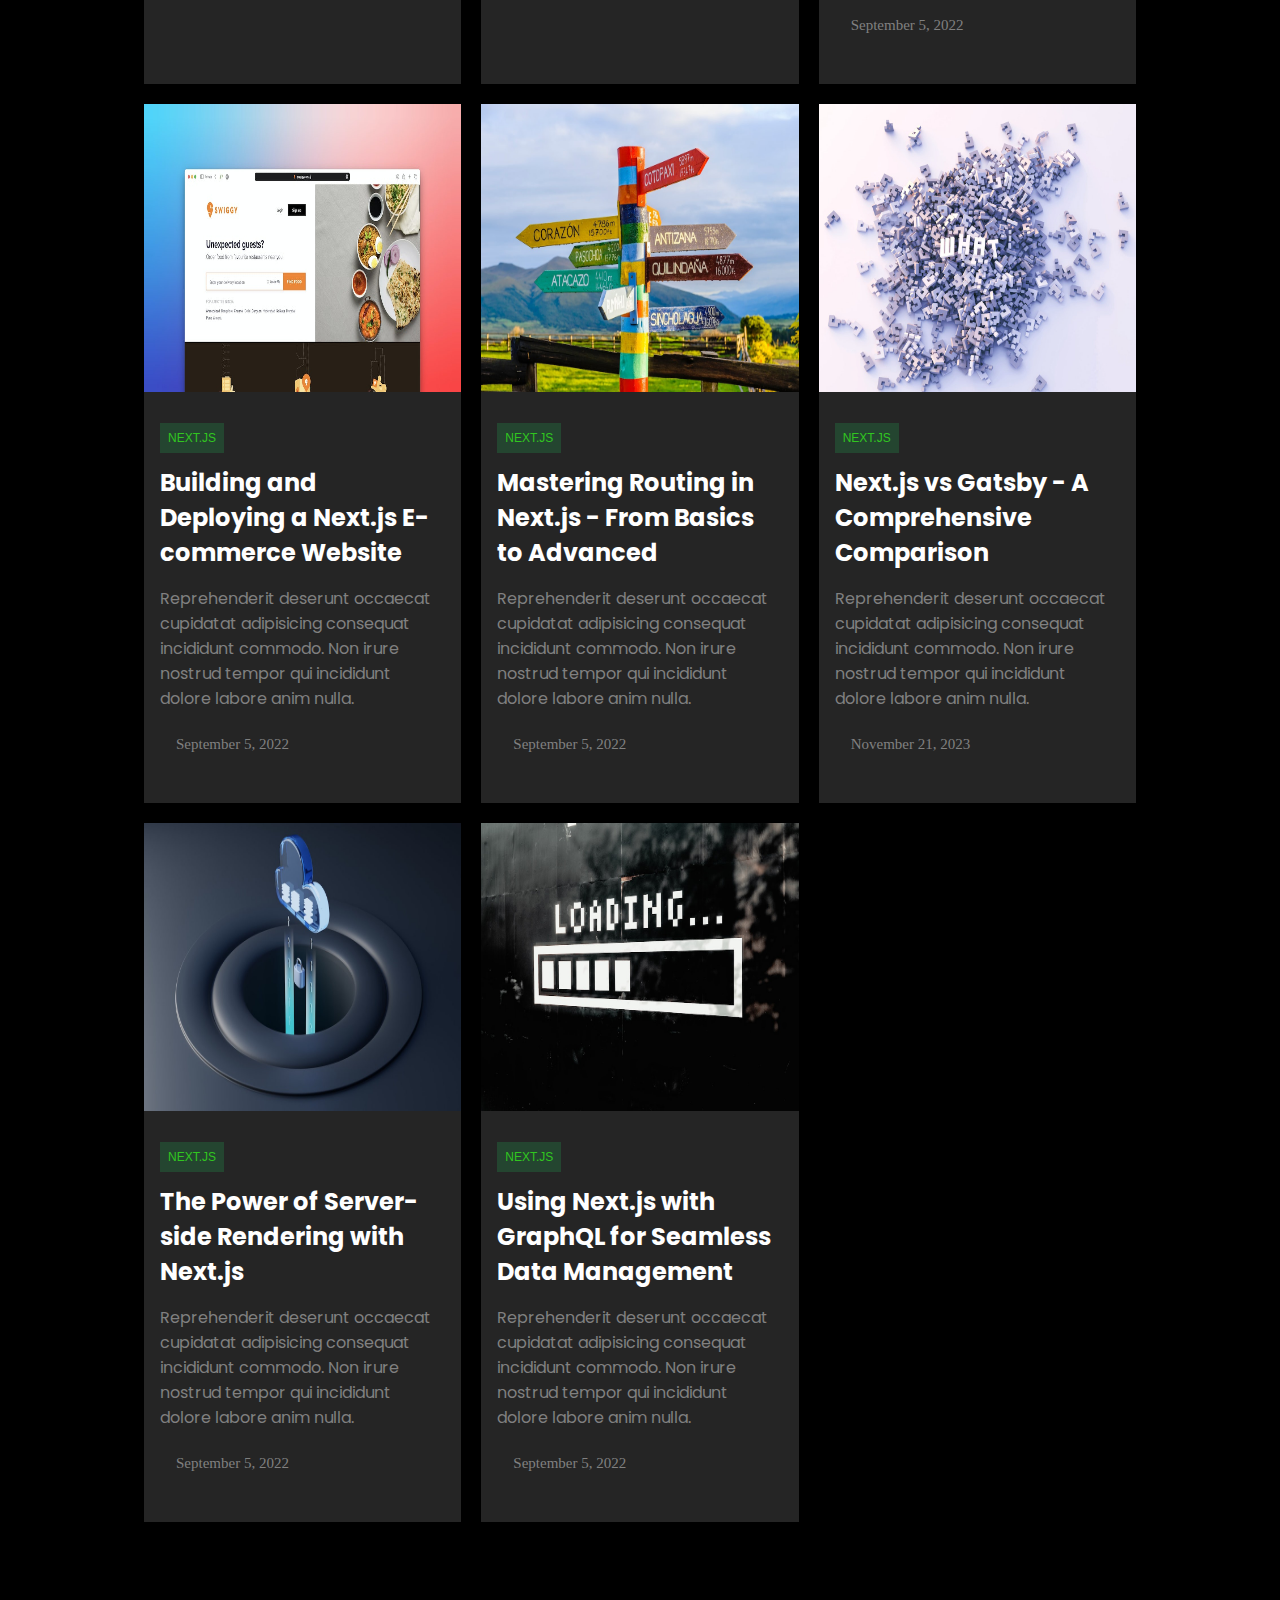
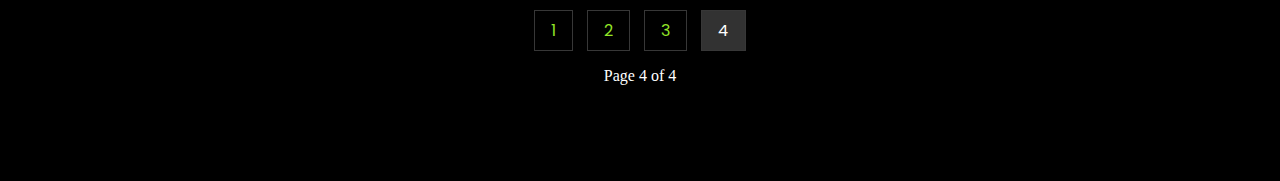
<file: article.html>
<!DOCTYPE html>
<html lang="en">

<head>
    <meta charset="UTF-8">
    <meta name="viewport" content="width=device-width, initial-scale=1.0">
    <title>Envatomarket</title>
    <link rel="stylesheet" href="./sass/style.css">
    <link rel="stylesheet" href="https://cdnjs.cloudflare.com/ajax/libs/font-awesome/6.4.2/css/all.min.css"
        integrity="sha512-z3gLpd7yknf1YoNbCzqRKc4qyor8gaKU1qmn+CShxbuBusANI9QpRohGBreCFkKxLhei6S9CQXFEbbKuqLg0DA=="
        crossorigin="anonymous" referrerpolicy="no-referrer" />
    <link rel="preconnect" href="https://fonts.googleapis.com">
    <link rel="preconnect" href="https://fonts.gstatic.com" crossorigin>
    <link
        href="https://fonts.googleapis.com/css2?family=Geologica:wght@100;200;300;500;900&family=Open+Sans:ital,wght@0,300;0,400;0,500;0,600;0,800;1,800&family=Poppins:wght@400;500;600;700;800&display=swap"
        rel="stylesheet">

    <!-- Bootsrtrap Icons CDN -->

    <link rel="stylesheet" href="https://cdn.jsdelivr.net/npm/bootstrap-icons@1.3.0/font/bootstrap-icons.css">
</head>

<body>
    <header id="home1">
        <nav class="navbar">
            <!-- <div class="nav_heading">
                <img src="./img/envato_market-dde916a48af7413e54aa058fe7ae6856752fca799da4bec355f00aea904bfa19.svg" alt="">
            </div>
            <div class="nav_btn">
                <a href="#">Buy now</a>
            </div> -->
        </nav>

        <div class="header_contant">
            <div class="header_child" id="header_child1">
                <div class="color">
                    <div class="color2"><i class="fa-solid fa-swatchbook"></i></div>
                    <div style="background-color: rgb(37, 187, 37);" class="color1"><a  class="color_1" id="color1"></a></div>
                    <div style="background-color: rgb(255, 141, 41);" class="color1"><a  class="color_2" id="color2"></a></div>
                    <div style="background-color: rgb(171, 68, 152);" class="color1"><a  class="color_3" id="color3"></a></div>
                    <div style="background-color:rgb(0, 157, 255);" class="color1"><a  class="color_4" id="color4"></a></div>
                </div>
            </div>
            <div class="header_contant_child" id="header_contant_child0" style="padding: 2rem 7rem;">
                <div class="header_child" id="header_child6">
                    <div class="Categories">
                        <div class="Categories_child">
                            <h1>Categories</h1>
                            <p>I write about web development and modern JavaScript frameworks.</p>
                            <div class="Categories_child_link">
                                <div class="link_child">
                                    <a href="#" id="">
                                        <div class="type">
                                            <h3>Digital Marketeting</h3>
                                        </div>
                                        <div class="amount">
                                            <h3>6</h3>
                                        </div>
                                    </a>
                                </div>
                                <div class="link_child">
                                    <a href="#" id="">
                                        <div class="type">
                                            <h3>Next.js</h3>
                                        </div>
                                        <div class="amount">
                                            <h3>10</h3>
                                        </div>
                                    </a>
                                </div>
                                <div class="link_child">
                                    <a href="#" id="">
                                        <div class="type">
                                            <h3>Node.js</h3>
                                        </div>
                                        <div class="amount">
                                            <h3>7</h3>
                                        </div>
                                    </a>
                                </div>
                                <div class="link_child">
                                    <a href="#" id="">
                                        <div class="type">
                                            <h3>React</h3>
                                        </div>
                                        <div class="amount">
                                            <h3>6</h3>
                                        </div>
                                    </a>
                                </div>
                                <div class="link_child">
                                    <a href="#" id="">
                                        <div class="type">
                                            <h3>Tailwind css</h3>
                                        </div>
                                        <div class="amount">
                                            <h3>3</h3>
                                        </div>
                                    </a>
                                </div>
                            </div>

                        </div>
                        <div class="Categories_child">
                            <h2>Stay Tuned</h2>
                            <h3>Want to become a Next.js pro?</h3>
                            <p>The best articles, links and news related to web development delivered once a week to your inbox.</p>
                            <div class="form">
                                <form action="">
                                    <input type="email" name="" id="" placeholder="Shehrazali786@gmail.com">
                                    <a href="#">Subscribe</a>
                                </form>
                                <h4>BUILT WITH <a href="#"><i class="fa-solid fa-fire"></i> ConvertKit</a></h4>
                            </div>
                        </div>
                    </div>
                    <div class="articles">
                        <div class="articles_heading">
                            <div class="articles_heading_child">
                                <h1>Latest Articles</h1>
                                <p>A few handcrafted articles about my thoughts and experiments.</p>
                            </div>
                            <div class="articles_heading_child_1">
                                <h3>Page <span>1</span>/4</h3>
                            </div>
                        </div>
                        <div class="articles_contant">
                            <div class="articles_contant_child">
                                <div class="articles_contant_child_img">
                                    <img src="./img/artical_img_1.webp" alt="">
                                </div>
                                <div class="articles_contant_child_1">
                                    <a href="#">DIGITAL MARKETING</a>
                                    <h2>Marketing Automation - Tips and Tricks for Streamlining Your Campaigns</h2>
                                    <p>Adipisicing nostrud in qui ex pariatur nisi dolor sunt magna ad sint officia incididunt. Officia cupidatat duis tempor aute ipsum excepteur tempor aute Lorem.</p>
                                    <h4><i class="fa-solid fa-calendar-days"></i>November 21, 2023</h4>
                                </div>
                            </div>
                            <div class="articles_contant_child">
                                <div class="articles_contant_child_img">
                                    <img src="./img/blog-tools.jpg" alt="">
                                </div>
                                <div class="articles_contant_child_1">
                                    <a href="#">DIGITAL MARKETING</a>
                                    <h2>Branding Agency Replaced Ten Tools With Just One</h2>
                                    <p>Officia qui magna laboris laborum eu sit sit. Et dolor qui esse commodo ad dolor nostrud.</p>
                                    <h4><i class="fa-solid fa-calendar-days"></i>September 5, 2023</h4>
                                </div>
                            </div>
                            <div class="articles_contant_child">
                                <div class="articles_contant_child_img">
                                    <img src="./img/blog-js.jpg" alt="">
                                </div>
                                <div class="articles_contant_child_1">
                                    <a href="#">NODE.JS</a>
                                    <h2>Modern Node.js Explained For Beginners</h2>
                                    <p>Incididunt aliqua commodo anim laboris quis nostrud esse irure sit exercitation quis. Ullamco velit veniam in qui est aute quis amet.</p>
                                    <h4><i class="fa-solid fa-calendar-days"></i>March 1, 2023</h4>
                                </div>
                            </div>
                            <div class="articles_contant_child">
                                <div class="articles_contant_child_img">
                                    <img src="./img/blog-team.jpg" alt="">
                                </div>
                                <div class="articles_contant_child_1">
                                    <a href="#">REACT</a>
                                    <h2>Building A Web App With Headless CMS And React</h2>
                                    <p>Anim ex adipisicing pariatur aliqua. Esse ad laboris amet dolor Ea minim officia labore nisi duis mollit et nulla. Velit ex eiusmod nostrud ipsum pariatur id et cillum.</p>
                                    <h4><i class="fa-solid fa-calendar-days"></i>December 22, 2022</h4>
                                </div>
                            </div>
                            <div class="articles_contant_child">
                                <div class="articles_contant_child_img">
                                    <img src="./img/blog-video.jpg" alt="">
                                </div>
                                <div class="articles_contant_child_1">
                                    <a href="#">DIGITAL MARKETING</a>
                                    <h2>How to Leverage the Power of Video for Your Business</h2>
                                    <p>Adipisicing nostrud in qui ex pariatur nisi dolor sunt magna ad sint officia incididunt. Officia cupidatat duis tempor aute ipsum excepteur tempor aute Lorem.</p>
                                    <h4><i class="fa-solid fa-calendar-days"></i>November 21, 2022</h4>
                                </div>
                            </div>
                            <div class="articles_contant_child">
                                <div class="articles_contant_child_img">
                                    <img src="./img/blog-scroll.jpg" alt="">
                                </div>
                                <div class="articles_contant_child_1">
                                    <a href="#">DIGITAL MARKETING</a>
                                    <h2>How to Stop the Scroll for Social Media Advertising</h2>
                                    <p>Adipisicing nostrud in qui ex pariatur nisi dolor sunt magna ad sint officia incididunt. Officia cupidatat duis tempor aute ipsum excepteur tempor aute Lorem</p>
                                    <h4><i class="fa-solid fa-calendar-days"></i>November 21, 2022</h4>
                                </div>
                            </div>
                            <div class="articles_contant_child">
                                <div class="articles_contant_child_img">
                                    <img src="./img/blog-datadriven.jpg" alt="">
                                </div>
                                <div class="articles_contant_child_1">
                                    <a href="#">DIGITAL MARKETING</a>
                                    <h2>How to Use Data to Drive Decisions and Improve Results</h2>
                                    <p>Adipisicing nostrud in qui ex pariatur nisi dolor sunt magna ad sint officia incididunt. Officia cupidatat duis tempor aute ipsum excepteur tempor aute Lorem.</p>
                                    <h4><i class="fa-solid fa-calendar-days"></i>November 21, 2022</h4>
                                </div>
                            </div>
                            <div class="articles_contant_child">
                                <div class="articles_contant_child_img">
                                    <img src="./img/blog-social.jpg" alt="">
                                </div>
                                <div class="articles_contant_child_1">
                                    <a href="#">DIGITAL MARKETING</a>
                                    <h2>Optimizing Your Website for Search Engines to Drive Traffic</h2>
                                    <p>Adipisicing nostrud in qui ex pariatur nisi dolor sunt magna ad sint officia incididunt. Officia cupidatat duis tempor aute ipsum excepteur tempor aute Lorem.</p>
                                    <h4><i class="fa-solid fa-calendar-days"></i>November 21, 2022</h4>
                                </div>
                            </div>
                            <div class="articles_contant_child">
                                <div class="articles_contant_child_img">
                                    <img src="./img/blog-blockchain.jpg" alt="">
                                </div>
                                <div class="articles_contant_child_1">
                                    <a href="#">NODE.JS</a>
                                    <h2>How To Build A Simple Cryptocurrency Blockchain In Node.js</h2>
                                    <p>Dolor ipsum ipsum fugiat sit. Deserunt in non fugiat anim esse reprehenderit. Amet ea officia proident laboris officia ea eu et et adipisicing officia.</p>
                                    <h4><i class="fa-solid fa-calendar-days"></i>November 21, 2022</h4>
                                </div>
                            </div>
                            <div class="articles_contant_child">
                                <div class="articles_contant_child_img">
                                    <img src="./img/blog-css.jpg" alt="">
                                </div>
                                <div class="articles_contant_child_1">
                                    <a href="#">TAILWIND CSS + CSS</a>
                                    <h2>Combining the Powers of SEM and BIO for Improving CSS</h2>
                                    <p>Ad consequat dolor voluptate proident et. Commodo veniam consequat excepteur aliqua laboris tempor sunt laborum consequat proident dolor sint.</p>
                                    <h4><i class="fa-solid fa-calendar-days"></i>November 21, 2022</h4>
                                </div>
                            </div>
                            <div class="articles_contant_child">
                                <div class="articles_contant_child_img">
                                    <img src="./img/blog-browsers.jpg" alt="">
                                </div>
                                <div class="articles_contant_child_1">
                                    <a href="#">TAILWIND</a>
                                    <h2>Helping Browsers Optimize With The CSS Contain Property</h2>
                                    <p>Id anim magna occaecat laboris ex enim incididunt do esse do ea in nulla. Consequat deserunt duis ex reprehenderit qui tempor nostrud veniam eiusmod.</p>
                                    <h4><i class="fa-solid fa-calendar-days"></i>November 21, 2022</h4>
                                </div>
                            </div>
                            <div class="articles_contant_child">
                                <div class="articles_contant_child_img">
                                    <img src="./img/blog-prototype.jpg" alt="">
                                </div>
                                <div class="articles_contant_child_1">
                                    <a href="#">TAILWIND CSS</a>
                                    <h2>How to quickly prototype apps with Tailwind CSS Grid</h2>
                                    <p>Ea labore ad culpa aliqua mollit duis do exercitation anim sunt aute. Nostrud culpa et Lorem non.</p>
                                    <h4><i class="fa-solid fa-calendar-days"></i>November 21, 2022</h4>
                                </div>
                            </div>
                            <div class="articles_contant_child">
                                <div class="articles_contant_child_img">
                                    <img src="./img/blog-gallery.jpg" alt="">
                                </div>
                                <div class="articles_contant_child_1">
                                    <a href="#">TAILWIND CSS</a>
                                    <h2>How To Use Create an Image Gallery with Tailwind CSS</h2>
                                    <p>Irure dolor pariatur veniam minim ipsum. Excepteur aliqua cupidatat ullamco esse nostrud culpa aute fugiat ad excepteur laborum.</p>
                                    <h4><i class="fa-solid fa-calendar-days"></i>October 3, 2022</h4>
                                </div>
                            </div>

                            <div class="articles_contant_child">
                                <div class="articles_contant_child_img">
                                    <img src="./img/blog-organize.jpg" alt="">
                                </div>
                                <div class="articles_contant_child_1">
                                    <a href="#">NODE.JS</a>
                                    <h2>Use Serverless Functions and Services to Collect Form Data</h2>
                                    <p>Velit dolore id incididunt veniam est commodo cillum excepteur. Consectetur in irure nulla ut magna in duis ut consequat do in commodo dolor in.</p>
                                    <h4><i class="fa-solid fa-calendar-days"></i>October 1, 2022</h4>
                                </div>
                            </div>
                            <div class="articles_contant_child">
                                <div class="articles_contant_child_img">
                                    <img src="./img/blog-nodes.jpg" alt="">
                                </div>
                                <div class="articles_contant_child_1">
                                    <a href="#">NEXT.JS</a>
                                    <h2>Yarn Workspaces Organize Your Project’s Codebase Like A Pro</h2>
                                    <p>Velit in occaecat tempor consectetur nulla do deserunt veniam. Laborum enim sit fugiat et labore deserunt ad irure pariatur.</p>
                                    <h4><i class="fa-solid fa-calendar-days"></i>October 1, 2022</h4>
                                </div>
                            </div>
                            <div class="articles_contant_child">
                                <div class="articles_contant_child_img">
                                    <img src="./img/blog-database.jpg" alt="">
                                </div>
                                <div class="articles_contant_child_1">
                                    <a href="#">NODE.JS</a>
                                    <h2>Creating Secure Password Flows With Node.js And MySQL</h2>
                                    <p>Ea culpa reprehenderit officia ad sunt ex consequat consequat deserunt fugiat. Sunt pariatur in veniam irure commodo in sint labore non laborum in enim nisi.</p>
                                    <h4><i class="fa-solid fa-calendar-days"></i>October 1, 2022</h4>
                                </div>
                            </div>

                            <div class="articles_contant_child">
                                <div class="articles_contant_child_img">
                                    <img src="./img/blog-analytics.jpg" alt="">
                                </div>
                                <div class="articles_contant_child_1">
                                    <a href="#">NODE.JS</a>
                                    <h2>The Cost Of Node.js In 2022</h2>
                                    <p>Nisi ullamco non aliquip esse aliqua sunt ut aliqua eiusmod culpa. Magna est laboris eu voluptate.</p>
                                    <h4><i class="fa-solid fa-calendar-days"></i>October 1, 2022</h4>
                                </div>
                            </div>

                            <div class="articles_contant_child">
                                <div class="articles_contant_child_img">
                                    <img src="./img/blog-live.jpg" alt="">
                                </div>
                                <div class="articles_contant_child_1">
                                    <a href="#">NODE.JS</a>
                                    <h2>The Future of Real-Time Web Applications with Node.js</h2>
                                    <p>Ea culpa reprehenderit officia ad sunt ex consequat consequat deserunt fugiat. Sunt pariatur in veniam irure commodo in sint labore non laborum in enim nisi.</p>
                                    <h4><i class="fa-solid fa-calendar-days"></i>October 1, 2022</h4>
                                </div>
                            </div>

                            <div class="articles_contant_child">
                                <div class="articles_contant_child_img">
                                    <img src="./img/blog-game.jpg" alt="">
                                </div>
                                <div class="articles_contant_child_1">
                                    <a href="#">GUIDE</a>
                                    <h2>How To Create A Card Matching Game Using React And RxJS</h2>
                                    <p>Incididunt adipisicing voluptate quis ipsum non culpa fugiat officia. Ea ad nulla laborum cillum ullamco exercitation irure.</p>
                                    <h4><i class="fa-solid fa-calendar-days"></i>October 1, 2022</h4>
                                </div>
                            </div>
                            <div class="articles_contant_child">
                                <div class="articles_contant_child_img">
                                    <img src="./img/blog-particle.jpg" alt="">
                                </div>
                                <div class="articles_contant_child_1">
                                    <a href="#">REACt</a>
                                    <h2>How To Create A Particle Trail Animation In React</h2>
                                    <p>Anim Lorem sunt excepteur adipisicing incididunt adipisicing sunt veniam. Eiusmod sint incididunt amet laboris.</p>
                                    <h4><i class="fa-solid fa-calendar-days"></i>October 1, 2022</h4>
                                </div>
                            </div>
                            <div class="articles_contant_child">
                                <div class="articles_contant_child_img">
                                    <img src="./img/blog-maps.jpg" alt="">
                                </div>
                                <div class="articles_contant_child_1">
                                    <a href="#">REACT</a>
                                    <h2>How To Create Maps With React And Leaflet</h2>
                                    <p>Dolore commodo laboris bore enim. Magna aliqua deserunt quis cupidatat mollit elit irure labore dolor culpa sit exercitation aute exercitation.</p>
                                    <h4><i class="fa-solid fa-calendar-days"></i>October 1, 2022</h4>
                                </div>
                            </div>
                            <div class="articles_contant_child">
                                <div class="articles_contant_child_img">
                                    <img src="./img/blog-react.jpg" alt="">
                                </div>
                                <div class="articles_contant_child_1">
                                    <a href="#">REACT</a>
                                    <h2>How to use React Context effectively</h2>
                                    <p>Laboris cillum exercitation ea laborum ad magna ea laborum dolor tempor commodo. Amet cupidatat fugiat ea elit velit dolor qui sit nisi.</p>
                                    <h4><i class="fa-solid fa-calendar-days"></i>October 1, 2022</h4>
                                </div>
                            </div>
                            <div class="articles_contant_child">
                                <div class="articles_contant_child_img">
                                    <img src="./img/blog-vscode.jpg" alt="">
                                </div>
                                <div class="articles_contant_child_1">
                                    <a href="#">NODE.JS</a>
                                    <h2>Top JavaScript VSCode Extensions for Development</h2>
                                    <p>Id magna enim excepteur velit aliquip aliquip reprehenderit aute eiusmod ipsum magna dolor. Ut do tempor aute ut et aliquip.</p>
                                    <h4><i class="fa-solid fa-calendar-days"></i>October 1, 2022</h4>
                                </div>
                            </div>
                            <div class="articles_contant_child">
                                <div class="articles_contant_child_img">
                                    <img src="./img/blog-performance.jpg" alt="">
                                </div>
                                <div class="articles_contant_child_1">
                                    <a href="#">JAVASCRIPT</a>
                                    <h2>5 Easy Ways to Boost Your Team Performance Immediately</h2>
                                    <p>Reprehenderit deserunt occaecat cupidatat adipisicing consequat incididunt commodo. Non irure nostrud tempor qui incididunt dolore labore anim nulla.</p>
                                    <h4><i class="fa-solid fa-calendar-days"></i>September 5, 2022</h4>
                                </div>
                            </div>
                            <div class="articles_contant_child">
                                <div class="articles_contant_child_img">
                                    <img src="./img/blog-shop.jpg" alt="">
                                </div>
                                <div class="articles_contant_child_1">
                                    <a href="#">NEXT.JS</a>
                                    <h2>Building and Deploying a Next.js E-commerce Website</h2>
                                    <p>Reprehenderit deserunt occaecat cupidatat adipisicing consequat incididunt commodo. Non irure nostrud tempor qui incididunt dolore labore anim nulla.</p>
                                    <h4><i class="fa-solid fa-calendar-days"></i>September 5, 2022</h4>
                                </div>
                            </div>
                            <div class="articles_contant_child">
                                <div class="articles_contant_child_img">
                                    <img src="./img/blog-route.jpg" alt="">
                                </div>
                                <div class="articles_contant_child_1">
                                    <a href="#">NEXT.JS</a>
                                    <h2>Mastering Routing in Next.js - From Basics to Advanced</h2>
                                    <p>Reprehenderit deserunt occaecat cupidatat adipisicing consequat incididunt commodo. Non irure nostrud tempor qui incididunt dolore labore anim nulla.</p>
                                    <h4><i class="fa-solid fa-calendar-days"></i>September 5, 2022</h4>
                                </div>
                            </div>
                            <div class="articles_contant_child">
                                <div class="articles_contant_child_img">
                                    <img src="./img/blog-compare.jpg" alt="">
                                </div>
                                <div class="articles_contant_child_1">
                                    <a href="#">NEXT.JS</a>
                                    <h2>Next.js vs Gatsby - A Comprehensive Comparison</h2>
                                    <p>Reprehenderit deserunt occaecat cupidatat adipisicing consequat incididunt commodo. Non irure nostrud tempor qui incididunt dolore labore anim nulla.</p>
                                    <h4><i class="fa-solid fa-calendar-days"></i>November 21, 2023</h4>
                                </div>
                            </div>
                            <div class="articles_contant_child">
                                <div class="articles_contant_child_img">
                                    <img src="./img/blog-graphql.jpg" alt="">
                                </div>
                                <div class="articles_contant_child_1">
                                    <a href="#">NEXT.JS</a>
                                    <h2>The Power of Server-side Rendering with Next.js</h2>
                                    <p>Reprehenderit deserunt occaecat cupidatat adipisicing consequat incididunt commodo. Non irure nostrud tempor qui incididunt dolore labore anim nulla.</p>
                                    <h4><i class="fa-solid fa-calendar-days"></i>September 5, 2022</h4>
                                </div>
                            </div>
                            <div class="articles_contant_child">
                                <div class="articles_contant_child_img">
                                    <img src="./img/blog-loading.jpg" alt="">
                                </div>
                                <div class="articles_contant_child_1">
                                    <a href="#">NEXT.JS</a>
                                    <h2>Using Next.js with GraphQL for Seamless Data Management</h2>
                                    <p>Reprehenderit deserunt occaecat cupidatat adipisicing consequat incididunt commodo. Non irure nostrud tempor qui incididunt dolore labore anim nulla.</p>
                                        <h4><i class="fa-solid fa-calendar-days"></i>September 5, 2022</h4>
                                </div>
                            </div>

                        </div>
                        <div class="btn">
                            <div class="article_next_btn">
                                <a href="#">1</a>
                                <a href="#">2</a>
                                <a href="#">3</a>
                                <a href="#" class="active">4</a>
                            </div>
                            <div class="pages">
                                <h4>Page 4 of 4</h4>
                            </div>
                        </div>
                    </div>
                </div>
            </div>
            <div class="header_child" id="header_child3">
                <div class="icons">
                    <div class="icons1">
                        <div class="icons_child">
                            <div class="icons_child_1">
                                <a href="index.html">
                                    <h5>Home (1)</h5>
                                </a>
                            </div>
                            <a href="#"><i class="bi bi-house-door"></i><sub>1</sub></a>
                        </div>

                        <div class="icons_child">
                            <div class="icons_child_1">
                                <a href="home2.html">
                                    <h5>Home (2)</h5>
                                </a>
                            </div>
                            <a href="#"><i class="bi bi-house-door"></i><sub>2</sub></a>
                        </div>

                        <div class="icons_child">
                            <div class="icons_child_1">
                                <a href="home3.html">
                                    <h5>Home (3)</h5>
                                </a>
                            </div>
                            <a href="#"><i class="bi bi-house-door"></i><sub>3</sub></a>
                        </div>

                        <div class="icons_child">
                            <div class="icons_child_1">
                                <a href="home4.html">
                                    <h5>Home (4)</h5>
                                </a>
                            </div>
                            <a href="#"><i class="bi bi-house-door"></i><sub>4</sub></a>
                        </div>

                        <div class="icons_child ">
                            <div class="icons_child_1">
                                <a href="about.html">
                                    <h5>About</h5>
                                </a>
                            </div>
                            <a href="#"><i class="bi bi-person"></i></a>
                        </div>

                        <div class="icons_child">
                            <div class="icons_child_1">
                                <a href="services.html">
                                    <h5>Services</h5>
                                </a>
                            </div>
                            <a href="#"><i class="bi bi-bag"></i></a>
                        </div>

                        <div class="icons_child  active">
                            <div class="icons_child_1">
                                <a href="article.html">
                                    <h5>Articles</h5>
                                </a>
                            </div>
                            <a class="h-16 md:h-auto relative z-20 flex flex-col items-center justify-center md:py-4 bg-gradient-to-tr transition-all duration-300 from-omega-900 text-white group md:hover:from-accent-700 md:hover:to-accent"
                                aria-label="Articles" href="/blog">
                                <div
                                    class="absolute right-full top-0 h-full min-w-max px-4 hidden items-center bg-accent text-sm font-medium text-white md:flex invisible translate-x-10 opacity-0 transition-all duration-300 group-hover:visible group-hover:translate-x-0 group-hover:opacity-100">
                                </div><span
                                    class="absolute top-0 right-0 hidden h-full w-1 bg-white/25 opacity-0 transition-opacity group-hover:opacity-100 md:block"></span><svg
                                    stroke="currentColor" fill="currentColor" stroke-width="0" version="1.1"
                                    viewBox="0 0 17 17" class="relative z-20 h-6 w-6" height="1em" width="1em"
                                    xmlns="http://www.w3.org/2000/svg">
                                    <g></g>
                                    <path
                                        d="M16.499 1.843l-1.403-1.403c-0.566-0.566-1.555-0.566-2.122 0l-7.536 7.536-1.722 5.287 5.249-1.765 7.534-7.534c0.283-0.283 0.439-0.66 0.439-1.061s-0.156-0.777-0.439-1.060zM5.584 10.758l0.638-1.957 1.92 1.919-1.942 0.653-0.616-0.615zM6.832 7.996l3.986-3.986 2.11 2.11-3.986 3.986-2.11-2.11zM11.525 3.303l0.729-0.729 2.11 2.11-0.729 0.729-2.11-2.11zM15.792 3.257l-0.72 0.721-2.11-2.11 0.72-0.721c0.19-0.189 0.519-0.189 0.707 0l1.403 1.403c0.094 0.095 0.146 0.22 0.146 0.354s-0.052 0.258-0.146 0.353zM15 7.5h1v9.5h-16v-15h7.5v1h-6.5v13h14v-8.5z">
                                    </path>
                                </svg><span class="mt-1 text-center text-xs md:hidden"></span>
                            </a>
                        </div>

                        <div class="icons_child">
                            <div class="icons_child_1">
                                <a href="project.html">
                                    <h5>Projects</h5>
                                </a>
                            </div>
                            <a href="#">
                                <svg stroke="currentColor" fill="currentColor" stroke-width="0" viewBox="0 0 1024 1024"
                                    class="relative z-20 h-6 w-6" height="1em" width="1em"
                                    xmlns="http://www.w3.org/2000/svg">
                                    <path
                                        d="M735.808 927.872H285.872c-17.68 0-32 14.32-32 32s14.32 32 32 32h449.936c17.68 0 32-14.32 32-32s-14.304-32-32-32zm281.502-806.24c-3.024-14.88-16.16-25.568-31.343-25.568H829.343V64.128c0-17.68-14.32-32-32-32H221.807c-17.68 0-32 14.32-32 32v31.936H38.031c-15.183 0-28.32 10.688-31.344 25.568-.944 4.624-22.4 116.752 39.904 193.152 35.84 43.92 90.607 66.928 162.495 68.976C250.078 504.912 353.15 594.624 477.278 608v222.912H381.5c-17.68 0-32 14.32-32 32s14.32 32 32 32H640.19c17.68 0 32-14.32 32-32s-14.32-32-32-32h-98.912v-222.88c124.336-13.12 227.632-102.8 268.736-224.08 74.336-1.088 130.736-24.24 167.393-69.168 62.304-76.416 40.848-188.528 39.904-193.152zM96.401 274.56c-28.336-34.496-31.184-85.41-29.744-114.497H189.81v108.032c0 17.296 1.6 34.16 3.936 50.769-43.68-4.08-76.447-18.832-97.344-44.304zm668.944-6.465c0 153.088-114.721 277.663-255.713 277.663-141.056 0-255.808-124.56-255.808-277.663V96.127H765.36v171.968h-.015zm162.255 6.463c-21.68 26.432-56.032 41.488-102.272 44.864 2.384-16.784 4.016-33.84 4.016-51.328V160.062h128c1.44 29.12-1.408 80-29.744 114.496z">
                                    </path>
                                </svg> </a>
                        </div>

                        <div class="icons_child">
                            <div class="icons_child_1">
                                <a href="contact.html">
                                    <h5>Contact</h5>
                                </a>
                            </div>
                            <a href="#"><i class="bi bi-envelope"></i></a>
                        </div>
                    </div>
                    <div class="icons2">
                        <div class="icons_child2">
                            <a href="#"><i class="fa-brands fa-twitter"></i></a>
                        </div>
                        <div class="icons_child2">
                            <a href="#"><i class="fa-brands fa-instagram"></i></a>
                        </div>
                        <div class="icons_child2">
                            <a href="#"><i class="fa-brands fa-linkedin"></i></a>
                        </div>
                        <div class="icons_child2">
                            <a href="#"><i class="fa-brands fa-facebook"></i></a>
                        </div>
                    </div>
                </div>
            </div>

        </div>
    </header>


    <script src="./index.js"></script>
</body>

</html>
</file>
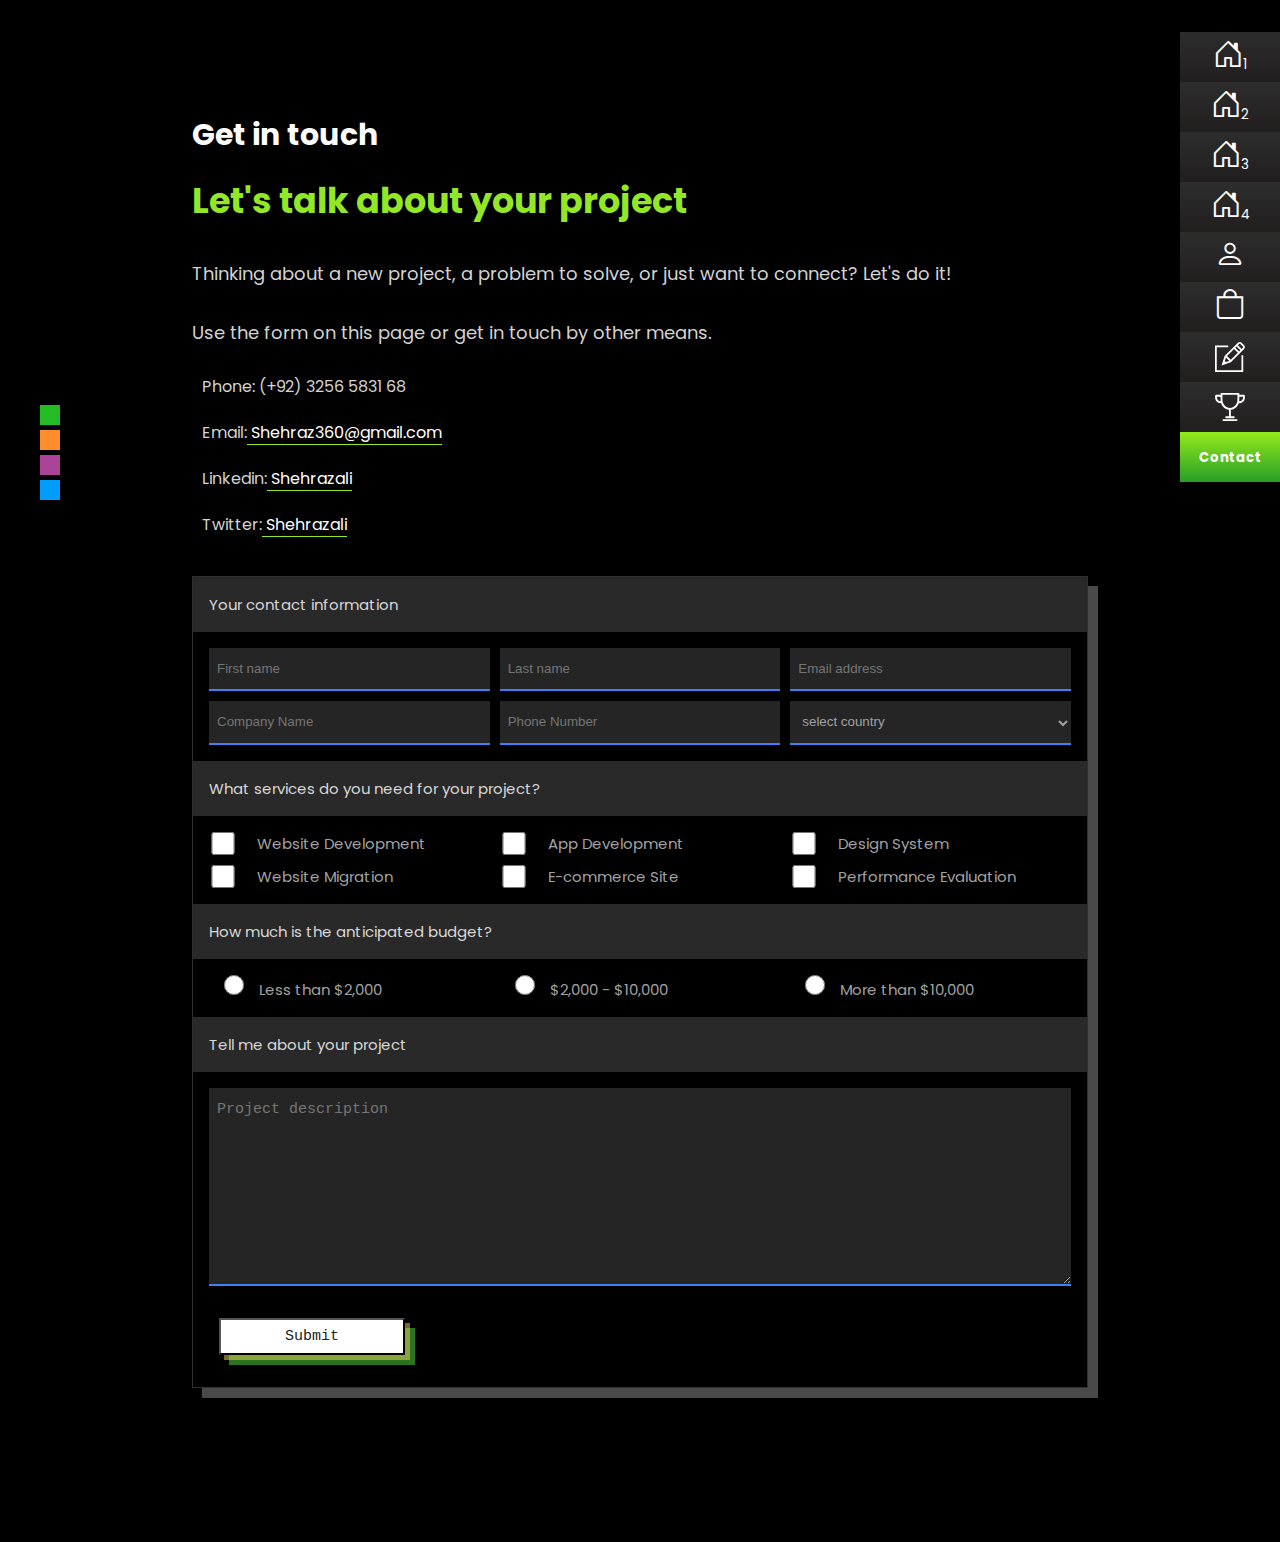
<file: contact.html>
<!DOCTYPE html>
<html lang="en">

<head>
    <meta charset="UTF-8">
    <meta name="viewport" content="width=device-width, initial-scale=1.0">
    <title>Envatomarket</title>
    <link rel="stylesheet" href="./sass/style.css">
    <link rel="stylesheet" href="https://cdnjs.cloudflare.com/ajax/libs/font-awesome/6.4.2/css/all.min.css"
        integrity="sha512-z3gLpd7yknf1YoNbCzqRKc4qyor8gaKU1qmn+CShxbuBusANI9QpRohGBreCFkKxLhei6S9CQXFEbbKuqLg0DA=="
        crossorigin="anonymous" referrerpolicy="no-referrer" />
    <link rel="preconnect" href="https://fonts.googleapis.com">
    <link rel="preconnect" href="https://fonts.gstatic.com" crossorigin>
    <link
        href="https://fonts.googleapis.com/css2?family=Geologica:wght@100;200;300;500;900&family=Open+Sans:ital,wght@0,300;0,400;0,500;0,600;0,800;1,800&family=Poppins:wght@400;500;600;700;800&display=swap"
        rel="stylesheet">

    <!-- Bootsrtrap Icons CDN -->

    <link rel="stylesheet" href="https://cdn.jsdelivr.net/npm/bootstrap-icons@1.3.0/font/bootstrap-icons.css">
</head>

<body>
    <header id="home1">
        <nav class="navbar">
            <!-- <div class="nav_heading">
                <img src="./img/envato_market-dde916a48af7413e54aa058fe7ae6856752fca799da4bec355f00aea904bfa19.svg" alt="">
            </div>
            <div class="nav_btn">
                <a href="#">Buy now</a>
            </div> -->
        </nav>

        <div class="header_contant">
            <div class="header_child" id="header_child1">
                <div class="color">
                    <div class="color2"><i class="fa-solid fa-swatchbook"></i></div>
                    <div style="background-color: rgb(37, 187, 37);" class="color1"><a  class="color_1" id="color1"></a></div>
                    <div style="background-color: rgb(255, 141, 41);" class="color1"><a  class="color_2" id="color2"></a></div>
                    <div style="background-color: rgb(171, 68, 152);" class="color1"><a  class="color_3" id="color3"></a></div>
                    <div style="background-color:rgb(0, 157, 255);" class="color1"><a  class="color_4" id="color4"></a></div>
                </div>
            </div>
            <div class="header_contant_child" id="header_contant_child0" style="padding: 2rem 7rem;">
                <div class="header_child" id="header_child6">
                    <div class="contact">
                        <div class="contact_child" id="location">
                            <h2>Get in touch</h2>
                            <h1>Let's talk about your project</h1>
                            <p>Thinking about a new project, a problem to solve, or just want to connect? Let's do it!</p>
                            <p>Use the form on this page or get in touch by other means.</p>
                            <div class="contact_info">
                                <ul>
                                    <li><i class="fa-solid fa-phone"></i> Phone: (+92) 3256 5831 68 </li>
                                    <li><i class="fa-solid fa-envelope"></i> Email:<a href="#"> Shehraz360@gmail.com</a></li>
                                    <li><i class="fa-brands fa-linkedin"></i> Linkedin:<a href="#"> Shehrazali</a></li>
                                    <li><i class="fa-brands fa-twitter"></i> Twitter:<a href="#"> Shehrazali</a></li>
                                </ul>
                            </div>
                        </div>
                        <div class="contact_child" id="form">
                            <form action="backend.php">
                                <h3>Your contact information</h3>
                                <div class="input">
                                    <input type="text" placeholder="First name">
                                    <input type="text" placeholder="Last name">
                                    <input type="email" placeholder="Email address">
                                    <input type="text" placeholder="Company Name">
                                    <input type="text" placeholder="Phone Number">
                                    <select name="" id="">
                                        <option value="">select country</option>
                                        <option value="">pakistan</option>
                                        <option value="">India</option>
                                        <option value="">china</option>
                                    </select>
                                </div>
                                <h3>What services do you need for your project?</h3>
                                <div class="select">
                                    <div><input type="checkbox" name="" id="">Website Development</div>
                                    <div><input type="checkbox" name="" id="">App Development</div>
                                    <div><input type="checkbox" name="" id="">Design System</div>
                                    <div><input type="checkbox" name="" id="">Website Migration</div>
                                    <div><input type="checkbox" name="" id="">E-commerce Site</div>
                                    <div><input type="checkbox" name="" id="">Performance Evaluation</div>
                                </div>
                                <h3>How much is the anticipated budget?</h3>
                                <div class="radio">
                                    <div><input type="radio" name="radio" id="radio">Less than $2,000</div>
                                    <div><input type="radio" name="radio" id="radio">$2,000 - $10,000</div>
                                    <div><input type="radio" name="radio" id="radio">More than $10,000</div>
                                </div>
                                <h3>Tell me about your project</h3>
                                <div class="text">
                                <textarea name="" id="" cols="30" rows="10" placeholder="Project description"></textarea>
                                </div>
                                <div class="submit">
                                    <input type="submit" value="Submit" placeholder="Submit">
                                </div>
                            </form>
                        </div>
                    </div>
                </div>
            </div>
            <div class="header_child" id="header_child3">
                <div class="icons">
                    <div class="icons1">
                        <div class="icons_child">
                            <div class="icons_child_1">
                                <a href="index.html">
                                    <h5>Home (1)</h5>
                                </a>
                            </div>
                            <a href="#"><i class="bi bi-house-door"></i><sub>1</sub></a>
                        </div>

                        <div class="icons_child">
                            <div class="icons_child_1">
                                <a href="home2.html">
                                    <h5>Home (2)</h5>
                                </a>
                            </div>
                            <a href="#"><i class="bi bi-house-door"></i><sub>2</sub></a>
                        </div>

                        <div class="icons_child">
                            <div class="icons_child_1">
                                <a href="home3.html">
                                    <h5>Home (3)</h5>
                                </a>
                            </div>
                            <a href="#"><i class="bi bi-house-door"></i><sub>3</sub></a>
                        </div>

                        <div class="icons_child">
                            <div class="icons_child_1">
                                <a href="home4.html">
                                    <h5>Home (4)</h5>
                                </a>
                            </div>
                            <a href="#"><i class="bi bi-house-door"></i><sub>4</sub></a>
                        </div>

                        <div class="icons_child ">
                            <div class="icons_child_1">
                                <a href="about.html">
                                    <h5>About</h5>
                                </a>
                            </div>
                            <a href="#"><i class="bi bi-person"></i></a>
                        </div>

                        <div class="icons_child">
                            <div class="icons_child_1">
                                <a href="services.html">
                                    <h5>Services</h5>
                                </a>
                            </div>
                            <a href="#"><i class="bi bi-bag"></i></a>
                        </div>

                        <div class="icons_child">
                            <div class="icons_child_1">
                                <a href="article.html">
                                    <h5>Articles</h5>
                                </a>
                            </div>
                            <a class="h-16 md:h-auto relative z-20 flex flex-col items-center justify-center md:py-4 bg-gradient-to-tr transition-all duration-300 from-omega-900 text-white group md:hover:from-accent-700 md:hover:to-accent"
                                aria-label="Articles" href="/blog">
                                <div
                                    class="absolute right-full top-0 h-full min-w-max px-4 hidden items-center bg-accent text-sm font-medium text-white md:flex invisible translate-x-10 opacity-0 transition-all duration-300 group-hover:visible group-hover:translate-x-0 group-hover:opacity-100">
                                </div><span
                                    class="absolute top-0 right-0 hidden h-full w-1 bg-white/25 opacity-0 transition-opacity group-hover:opacity-100 md:block"></span><svg
                                    stroke="currentColor" fill="currentColor" stroke-width="0" version="1.1"
                                    viewBox="0 0 17 17" class="relative z-20 h-6 w-6" height="1em" width="1em"
                                    xmlns="http://www.w3.org/2000/svg">
                                    <g></g>
                                    <path
                                        d="M16.499 1.843l-1.403-1.403c-0.566-0.566-1.555-0.566-2.122 0l-7.536 7.536-1.722 5.287 5.249-1.765 7.534-7.534c0.283-0.283 0.439-0.66 0.439-1.061s-0.156-0.777-0.439-1.060zM5.584 10.758l0.638-1.957 1.92 1.919-1.942 0.653-0.616-0.615zM6.832 7.996l3.986-3.986 2.11 2.11-3.986 3.986-2.11-2.11zM11.525 3.303l0.729-0.729 2.11 2.11-0.729 0.729-2.11-2.11zM15.792 3.257l-0.72 0.721-2.11-2.11 0.72-0.721c0.19-0.189 0.519-0.189 0.707 0l1.403 1.403c0.094 0.095 0.146 0.22 0.146 0.354s-0.052 0.258-0.146 0.353zM15 7.5h1v9.5h-16v-15h7.5v1h-6.5v13h14v-8.5z">
                                    </path>
                                </svg><span class="mt-1 text-center text-xs md:hidden"></span>
                            </a>
                        </div>

                        <div class="icons_child">
                            <div class="icons_child_1">
                                <a href="project.html">
                                    <h5>Projects</h5>
                                </a>
                            </div>
                            <a href="#">
                                <svg stroke="currentColor" fill="currentColor" stroke-width="0" viewBox="0 0 1024 1024"
                                    class="relative z-20 h-6 w-6" height="1em" width="1em"
                                    xmlns="http://www.w3.org/2000/svg">
                                    <path
                                        d="M735.808 927.872H285.872c-17.68 0-32 14.32-32 32s14.32 32 32 32h449.936c17.68 0 32-14.32 32-32s-14.304-32-32-32zm281.502-806.24c-3.024-14.88-16.16-25.568-31.343-25.568H829.343V64.128c0-17.68-14.32-32-32-32H221.807c-17.68 0-32 14.32-32 32v31.936H38.031c-15.183 0-28.32 10.688-31.344 25.568-.944 4.624-22.4 116.752 39.904 193.152 35.84 43.92 90.607 66.928 162.495 68.976C250.078 504.912 353.15 594.624 477.278 608v222.912H381.5c-17.68 0-32 14.32-32 32s14.32 32 32 32H640.19c17.68 0 32-14.32 32-32s-14.32-32-32-32h-98.912v-222.88c124.336-13.12 227.632-102.8 268.736-224.08 74.336-1.088 130.736-24.24 167.393-69.168 62.304-76.416 40.848-188.528 39.904-193.152zM96.401 274.56c-28.336-34.496-31.184-85.41-29.744-114.497H189.81v108.032c0 17.296 1.6 34.16 3.936 50.769-43.68-4.08-76.447-18.832-97.344-44.304zm668.944-6.465c0 153.088-114.721 277.663-255.713 277.663-141.056 0-255.808-124.56-255.808-277.663V96.127H765.36v171.968h-.015zm162.255 6.463c-21.68 26.432-56.032 41.488-102.272 44.864 2.384-16.784 4.016-33.84 4.016-51.328V160.062h128c1.44 29.12-1.408 80-29.744 114.496z">
                                    </path>
                                </svg> </a>
                        </div>

                        <div class="icons_child  active">
                            <div class="icons_child_1">
                                <a href="contact.html">
                                    <h5>Contact</h5>
                                </a>
                            </div>
                            <a href="#"><i class="bi bi-envelope"></i></a>
                        </div>
                    </div>
                    <div class="icons2">
                        <div class="icons_child2">
                            <a href="#"><i class="fa-brands fa-twitter"></i></a>
                        </div>
                        <div class="icons_child2">
                            <a href="#"><i class="fa-brands fa-instagram"></i></a>
                        </div>
                        <div class="icons_child2">
                            <a href="#"><i class="fa-brands fa-linkedin"></i></a>
                        </div>
                        <div class="icons_child2">
                            <a href="#"><i class="fa-brands fa-facebook"></i></a>
                        </div>
                    </div>
                </div>
            </div>

        </div>
    </header>


    <script src="./index.js"></script>
</body>

</html>
</file>
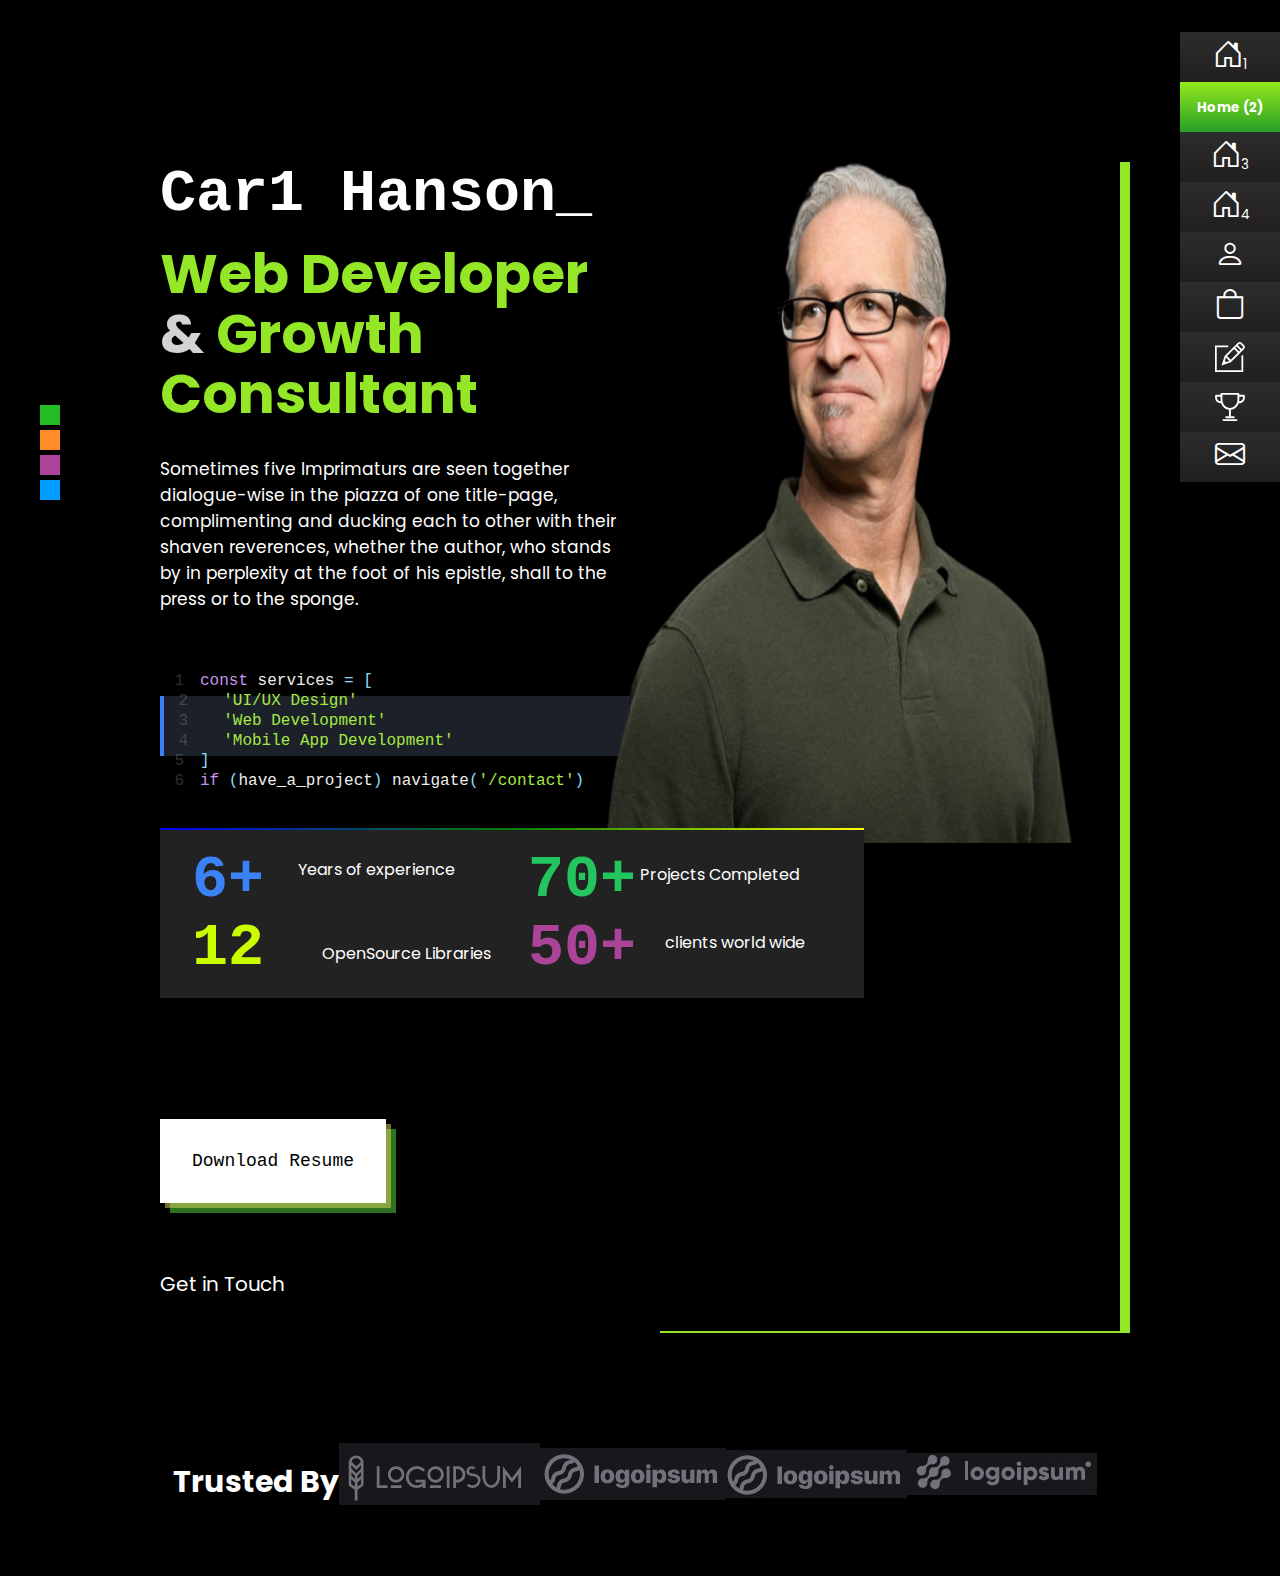
<file: home2.html>
<!DOCTYPE html>
<html lang="en">
<head>
    <meta charset="UTF-8">
    <meta name="viewport" content="width=device-width, initial-scale=1.0">
    <title>Envatomarket</title>
    <link rel="stylesheet" href="./sass/style.css">
    <link rel="stylesheet" href="https://cdnjs.cloudflare.com/ajax/libs/font-awesome/6.4.2/css/all.min.css"
        integrity="sha512-z3gLpd7yknf1YoNbCzqRKc4qyor8gaKU1qmn+CShxbuBusANI9QpRohGBreCFkKxLhei6S9CQXFEbbKuqLg0DA=="
        crossorigin="anonymous" referrerpolicy="no-referrer" />
    <link rel="preconnect" href="https://fonts.googleapis.com">
    <link rel="preconnect" href="https://fonts.gstatic.com" crossorigin>
    <link
        href="https://fonts.googleapis.com/css2?family=Geologica:wght@100;200;300;500;900&family=Open+Sans:ital,wght@0,300;0,400;0,500;0,600;0,800;1,800&family=Poppins:wght@400;500;600;700;800&display=swap"
        rel="stylesheet">

    <!-- Bootsrtrap Icons CDN -->

    <link rel="stylesheet" href="https://cdn.jsdelivr.net/npm/bootstrap-icons@1.3.0/font/bootstrap-icons.css">
</head>
<body>
    <header>
        <div class="header_contant">
            <div class="header_child" id="header_child1">
                <div class="color">
                    <div class="color2"><i class="fa-solid fa-swatchbook"></i></div>
                    <div style="background-color: rgb(37, 187, 37);" class="color1"><a  class="color_1" id="color1"></a></div>
                    <div style="background-color: rgb(255, 141, 41);" class="color1"><a  class="color_2" id="color2"></a></div>
                    <div style="background-color: rgb(171, 68, 152);" class="color1"><a  class="color_3" id="color3"></a></div>
                    <div style="background-color:rgb(0, 157, 255);" class="color1"><a  class="color_4" id="color4"></a></div>
                </div>
            </div>



            <div class="header_contant_child">
                <div class="header_child" id="header_child2">
                    <div class="header_child_1">
                        <h1><i class="fa-solid fa-chevron-right"></i> Car1 Hanson_</h1>
                        <h2>Web Developer <span>&</span>
                            Growth Consultant</h2>
                        <p>Sometimes five Imprimaturs are seen together dialogue-wise in the piazza of one title-page,
                            complimenting and ducking each to other with their shaven reverences, whether the author,
                            who stands by in perplexity at the foot of his epistle, shall to the press or to the sponge.
                        </p>

                        <pre class="language-js"><code class="language-js code-highlight"><span class="code-line line-number" line="1"><span class="token keyword">const</span> services <span class="token operator">=</span> <span class="token punctuation">[</span>
                        </span><span class="code-line line-number highlight-line" line="2">  <span class="token string">'UI/UX Design'</span>
                        </span><span class="code-line line-number highlight-line" line="3">  <span class="token string">'Web Development'</span>
                        </span><span class="code-line line-number highlight-line" line="4">  <span class="token string">'Mobile App Development'</span>
                        </span><span class="code-line line-number" line="5"><span class="token punctuation">]</span>
                        </span><span class="code-line line-number" line="6"><span class="token keyword control-flow">if</span> <span class="token punctuation">(</span>have_a_project<span class="token punctuation">)</span> <span class="token function">navigate</span><span class="token punctuation">(</span><span class="token string">'/contact'</span><span class="token punctuation">)</span>
                        </span></code></pre>


                        <div class="projectes" id="projectes2">
                            <div class="projectes_child">
                                <h1 style="color:rgb(59 130 246);">6+</h1>
                                <div class="text" id="text1">
                                    Years of experience
                                </div>
                            </div>
                            <div class="projectes_child">
                                <h1  style="color: rgb(34 197 94);">70+</h1>
                                <div class="text" id="text2">
                                    Projects Completed
                                </div>
                            </div>

                            <div class="projectes_child" id="projectes_child_3">
                                <h1 style="color:  rgba(202 254 0);">12</h1>
                                <div class="text" id="text3">
                                    OpenSource Libraries
                                </div>
                            </div>
                            <div class="projectes_child" id="projectes_child_3">
                                <h1 style="color:  rgb(171, 68, 152);">50+</h1>
                                <div class="text" id="text4">
                                    clients world wide
                                </div>
                            </div>
                        </div>
                        <div class="btn">
                            <div class="header_child_btn" id="header_child_btn2">
                                <a href="#">Download Resume</a>
                            </div>
                            <div class="header_child_btn2">
                                <a href="#">
                                    Get in Touch
                                </a>
                            </div>  
                        </div>

                    </div>
                    <div class="header_child_1" id="header_child_2_img2">
                        <img src="./img/hero-2.png" alt="">
                    </div>

                </div>
                <div class="sponcers">
                    <div>
                        <h2>Trusted By</h2>
                    </div>
                    <div>
                        <img src="./img/logo_1.jpg" alt="">
                    </div>
                    <div>
                        <img src="./img/logo_2.jpg" alt="">
                    </div>
                    <div>
                        <img src="./img/logo_3.jpg" alt="">
                    </div>
                    <div>
                        <img src="./img/logo_4.jpg" alt="">
                    </div>
                </div>
            </div>




            <div class="header_child" id="header_child3">
                <div class="icons">
                    <div class="icons1">
                        <div class="icons_child">
                            <div class="icons_child_1">
                                <a href="index.html">
                                    <h5>Home (1)</h5>
                                </a>
                            </div>
                            <a href="#"><i class="bi bi-house-door"></i><sub>1</sub></a>
                        </div>

                        <div class="icons_child  active">
                            <div class="icons_child_1">
                                <a href="home2.html">
                                    <h5>Home (2)</h5>
                                </a>
                            </div>
                            <a href="#"><i class="bi bi-house-door"></i><sub>2</sub></a>
                        </div>

                        <div class="icons_child">
                            <div class="icons_child_1">
                                <a href="home3.html">
                                    <h5>Home (3)</h5>
                                </a>
                            </div>
                            <a href="#"><i class="bi bi-house-door"></i><sub>3</sub></a>
                        </div>

                        <div class="icons_child">
                            <div class="icons_child_1">
                                <a href="home4.html">
                                    <h5>Home (4)</h5>
                                </a>
                            </div>
                            <a href="#"><i class="bi bi-house-door"></i><sub>4</sub></a>
                        </div>

                        <div class="icons_child">
                            <div class="icons_child_1">
                                <a href="about.html">
                                    <h5>About</h5>
                                </a>
                            </div>
                            <a href="#"><i class="bi bi-person"></i></a>
                        </div>

                        <div class="icons_child">
                            <div class="icons_child_1">
                                <a href="services.html">
                                    <h5>Services</h5>
                                </a>
                            </div>
                            <a href="#"><i class="bi bi-bag"></i></a>
                        </div>

                        <div class="icons_child">
                            <div class="icons_child_1">
                                <a href="article.html">
                                    <h5>Articles</h5>
                                </a>
                            </div>
                            <a class="h-16 md:h-auto relative z-20 flex flex-col items-center justify-center md:py-4 bg-gradient-to-tr transition-all duration-300 from-omega-900 text-white group md:hover:from-accent-700 md:hover:to-accent"
                                aria-label="Articles" href="/blog">
                                <div
                                    class="absolute right-full top-0 h-full min-w-max px-4 hidden items-center bg-accent text-sm font-medium text-white md:flex invisible translate-x-10 opacity-0 transition-all duration-300 group-hover:visible group-hover:translate-x-0 group-hover:opacity-100">
                                </div><span
                                    class="absolute top-0 right-0 hidden h-full w-1 bg-white/25 opacity-0 transition-opacity group-hover:opacity-100 md:block"></span><svg
                                    stroke="currentColor" fill="currentColor" stroke-width="0" version="1.1"
                                    viewBox="0 0 17 17" class="relative z-20 h-6 w-6" height="1em" width="1em"
                                    xmlns="http://www.w3.org/2000/svg">
                                    <g></g>
                                    <path
                                        d="M16.499 1.843l-1.403-1.403c-0.566-0.566-1.555-0.566-2.122 0l-7.536 7.536-1.722 5.287 5.249-1.765 7.534-7.534c0.283-0.283 0.439-0.66 0.439-1.061s-0.156-0.777-0.439-1.060zM5.584 10.758l0.638-1.957 1.92 1.919-1.942 0.653-0.616-0.615zM6.832 7.996l3.986-3.986 2.11 2.11-3.986 3.986-2.11-2.11zM11.525 3.303l0.729-0.729 2.11 2.11-0.729 0.729-2.11-2.11zM15.792 3.257l-0.72 0.721-2.11-2.11 0.72-0.721c0.19-0.189 0.519-0.189 0.707 0l1.403 1.403c0.094 0.095 0.146 0.22 0.146 0.354s-0.052 0.258-0.146 0.353zM15 7.5h1v9.5h-16v-15h7.5v1h-6.5v13h14v-8.5z">
                                    </path>
                                </svg><span class="mt-1 text-center text-xs md:hidden"></span>
                            </a>
                        </div>

                        <div class="icons_child">
                            <div class="icons_child_1">
                                <a href="project.html">
                                    <h5>Projects</h5>
                                </a>
                            </div>
                            <a href="#">
                                <svg stroke="currentColor" fill="currentColor" stroke-width="0" viewBox="0 0 1024 1024"
                                    class="relative z-20 h-6 w-6" height="1em" width="1em"
                                    xmlns="http://www.w3.org/2000/svg">
                                    <path
                                        d="M735.808 927.872H285.872c-17.68 0-32 14.32-32 32s14.32 32 32 32h449.936c17.68 0 32-14.32 32-32s-14.304-32-32-32zm281.502-806.24c-3.024-14.88-16.16-25.568-31.343-25.568H829.343V64.128c0-17.68-14.32-32-32-32H221.807c-17.68 0-32 14.32-32 32v31.936H38.031c-15.183 0-28.32 10.688-31.344 25.568-.944 4.624-22.4 116.752 39.904 193.152 35.84 43.92 90.607 66.928 162.495 68.976C250.078 504.912 353.15 594.624 477.278 608v222.912H381.5c-17.68 0-32 14.32-32 32s14.32 32 32 32H640.19c17.68 0 32-14.32 32-32s-14.32-32-32-32h-98.912v-222.88c124.336-13.12 227.632-102.8 268.736-224.08 74.336-1.088 130.736-24.24 167.393-69.168 62.304-76.416 40.848-188.528 39.904-193.152zM96.401 274.56c-28.336-34.496-31.184-85.41-29.744-114.497H189.81v108.032c0 17.296 1.6 34.16 3.936 50.769-43.68-4.08-76.447-18.832-97.344-44.304zm668.944-6.465c0 153.088-114.721 277.663-255.713 277.663-141.056 0-255.808-124.56-255.808-277.663V96.127H765.36v171.968h-.015zm162.255 6.463c-21.68 26.432-56.032 41.488-102.272 44.864 2.384-16.784 4.016-33.84 4.016-51.328V160.062h128c1.44 29.12-1.408 80-29.744 114.496z">
                                    </path>
                                </svg> </a>
                        </div>

                        <div class="icons_child">
                            <div class="icons_child_1">
                                <a href="contact.html">
                                    <h5>Contact</h5>
                                </a>
                            </div>
                            <a href="#"><i class="bi bi-envelope"></i></a>
                        </div>
                    </div>
                    <div class="icons2">
                        <div class="icons_child2">
                            <a href="#"><i class="fa-brands fa-twitter"></i></a>
                        </div>
                        <div class="icons_child2">
                            <a href="#"><i class="fa-brands fa-instagram"></i></a>
                        </div>
                        <div class="icons_child2">
                            <a href="#"><i class="fa-brands fa-linkedin"></i></a>
                        </div>
                        <div class="icons_child2">
                            <a href="#"><i class="fa-brands fa-facebook"></i></a>
                        </div>
                    </div>
                </div>
            </div>

        </div>
    </header>
    <script src="./index.js"></script>
</body>
</html>
</file>
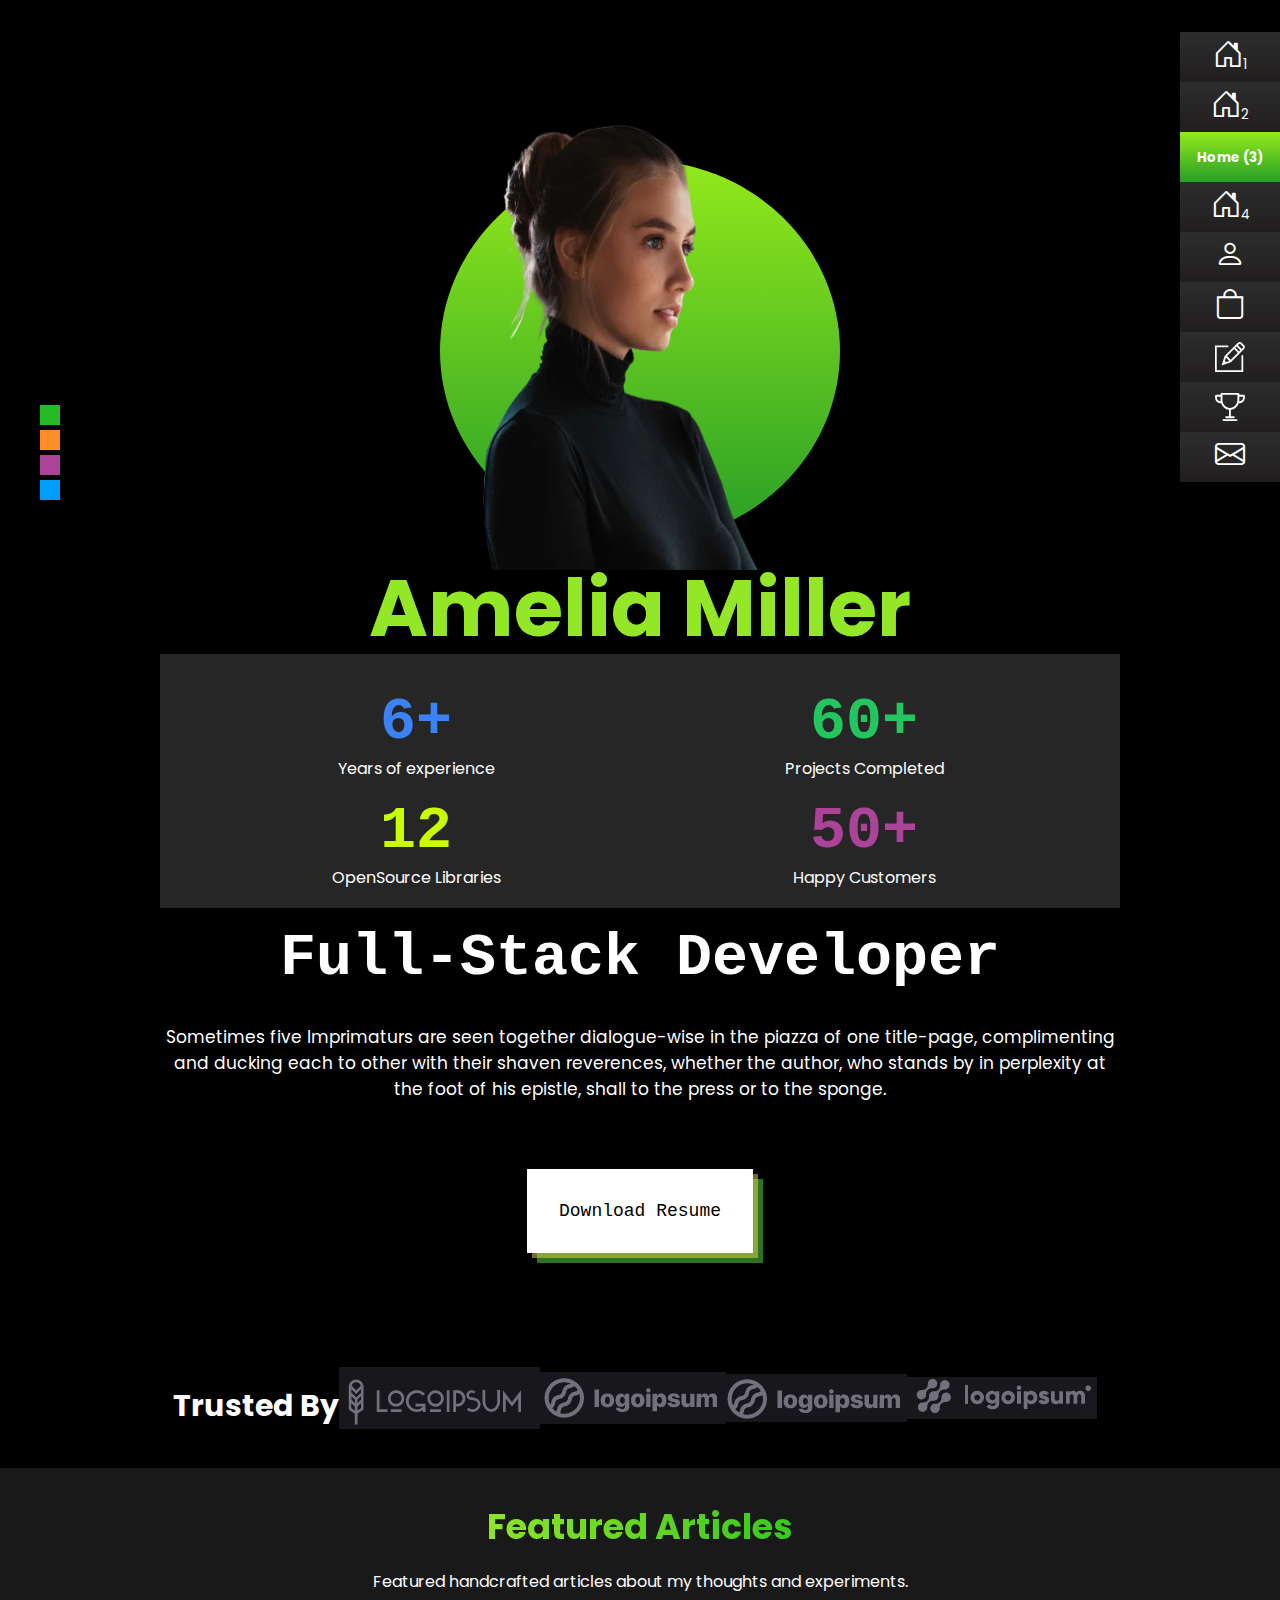
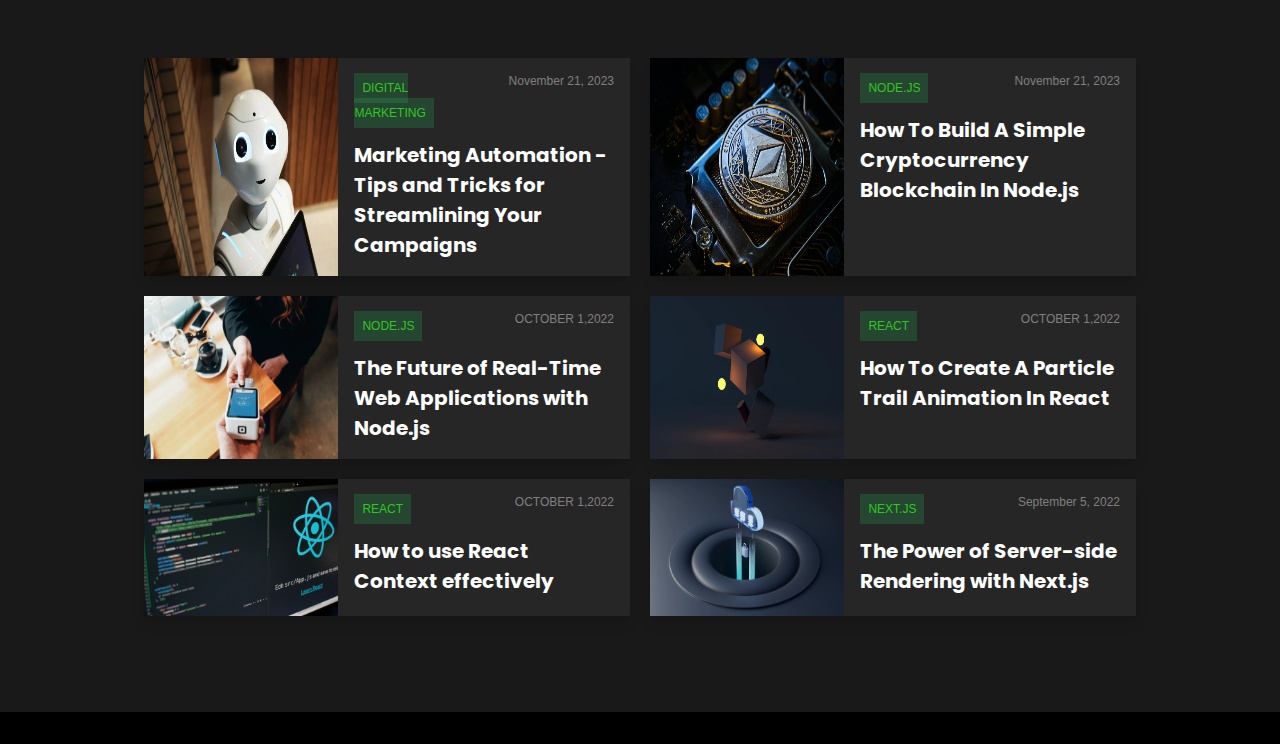
<file: home3.html>
<!DOCTYPE html>
<html lang="en">

<head>
    <meta charset="UTF-8">
    <meta name="viewport" content="width=device-width, initial-scale=1.0">
    <title>Envatomarket</title>
    <link rel="stylesheet" href="./sass/style.css">
    <link rel="stylesheet" href="https://cdnjs.cloudflare.com/ajax/libs/font-awesome/6.4.2/css/all.min.css"
        integrity="sha512-z3gLpd7yknf1YoNbCzqRKc4qyor8gaKU1qmn+CShxbuBusANI9QpRohGBreCFkKxLhei6S9CQXFEbbKuqLg0DA=="
        crossorigin="anonymous" referrerpolicy="no-referrer" />
    <link rel="preconnect" href="https://fonts.googleapis.com">
    <link rel="preconnect" href="https://fonts.gstatic.com" crossorigin>
    <link
        href="https://fonts.googleapis.com/css2?family=Geologica:wght@100;200;300;500;900&family=Open+Sans:ital,wght@0,300;0,400;0,500;0,600;0,800;1,800&family=Poppins:wght@400;500;600;700;800&display=swap"
        rel="stylesheet">

    <!-- Bootsrtrap Icons CDN -->

    <link rel="stylesheet" href="https://cdn.jsdelivr.net/npm/bootstrap-icons@1.3.0/font/bootstrap-icons.css">
</head>

<body>
    <header id="home1">
        <nav class="navbar">
            <!-- <div class="nav_heading">
                <img src="./img/envato_market-dde916a48af7413e54aa058fe7ae6856752fca799da4bec355f00aea904bfa19.svg" alt="">
            </div>
            <div class="nav_btn">
                <a href="#">Buy now</a>
            </div> -->
        </nav>

        <div class="header_contant">
            <div class="header_child" id="header_child1">
                <div class="color">
                    <div class="color2"><i class="fa-solid fa-swatchbook"></i></div>
                    <div style="background-color: rgb(37, 187, 37);" class="color1"><a  class="color_1" id="color1"></a></div>
                    <div style="background-color: rgb(255, 141, 41);" class="color1"><a  class="color_2" id="color2"></a></div>
                    <div style="background-color: rgb(171, 68, 152);" class="color1"><a  class="color_3" id="color3"></a></div>
                    <div style="background-color:rgb(0, 157, 255);" class="color1"><a  class="color_4" id="color4"></a></div>
                </div>
            </div>
            <div class="header_contant_child">
                <div style="display: flex; flex-direction: column-reverse;" class="header_child  home3_header_child"
                    id="header_child2">
                    <div class="header_child_1">
                        <h2 class="home3_text"> Amelia Miller</h2>
                        <div style="position: static;" class="projectes projectes3">
                            <div class="projectes_child">
                                <h1 style="color:rgb(59 130 246);">6+</h1>
                                <div class="text" id="text1">
                                    Years of experience
                                </div>
                            </div>
                            <div class="projectes_child">
                                <h1 style="color: rgb(34 197 94);">60+</h1>
                                <div class="text" id="text2">
                                    Projects Completed
                                </div>
                            </div>
                            <div class="projectes_child" id="projectes_child_3">
                                <h1 style="color:  rgba(202 254 0);">12</h1>
                                <div class="text" id="text3">
                                    OpenSource Libraries
                                </div>
                            </div>
                            <div class="projectes_child" id="projectes_child_3">
                                <h1 style="color:  rgb(171, 68, 152);">50+</h1>
                                <div class="text" id="text4">
                                    Happy Customers
                                </div>
                            </div>
                        </div>
                        <h1><i class="fa-solid fa-chevron-right"></i> Full-Stack Developer</h1>
                        <p>Sometimes five Imprimaturs are seen together dialogue-wise in the piazza of one
                            title-page, complimenting and ducking each to other with their shaven reverences,
                            whether the author, who stands by in perplexity at the foot of his epistle, shall to the
                            press or to the sponge.</p>

                        <div class="header_child_btn">
                            <a href="#">Download Resume</a>
                        </div>
                    </div>
                    <div class="header_child_1" id="header_child_img3">
                        <img src="./img/hero-3.webp" alt="">
                    </div>

                </div>
                <div class="sponcers">
                    <div>
                        <h2>Trusted By</h2>
                    </div>
                    <div>
                        <img src="./img/logo_1.jpg" alt="">
                    </div>
                    <div>
                        <img src="./img/logo_2.jpg" alt="">
                    </div>
                    <div>
                        <img src="./img/logo_3.jpg" alt="">
                    </div>
                    <div>
                        <img src="./img/logo_4.jpg" alt="">
                    </div>
                </div>
            </div>
            <section class="section_Featured">
                <div class="Featured_heading">
                    <h1>Featured Articles</h1>
                    <p>Featured handcrafted articles about my thoughts and experiments.</p>
                </div>
                <div class="featured_contant">
                    <div class="featured_contant_child">
                        <div class="featured_child_img">
                            <img src="./img/artical_img_1.webp" alt="">
                        </div>
                        <div class="featured_child_contant">
                            <div class="featured_child_btn">
                                <div>
                                    <a href="#">DIGITAL MARKETING</a>
                                </div>
                                <div class="featured_child_date">
                                    November 21, 2023
                                </div>
                            </div>
                            <div class="featured_child_heading">
                                <h2>Marketing Automation - Tips and Tricks for Streamlining Your Campaigns</h2>
                            </div>
                        </div>
                    </div>
        
                    <div class="featured_contant_child">
                        <div class="featured_child_img">
                            <img src="./img/artical_img_2.webp" alt="">
                        </div>
                        <div class="featured_child_contant">
                            <div class="featured_child_btn">
                                <div>
                                    <a href="#">NODE.JS</a>
                                </div>
                                <div class="featured_child_date">
                                    November 21, 2023
                                </div>
                            </div>
                            <div class="featured_child_heading">
                                <h2>How To Build A Simple Cryptocurrency Blockchain In Node.js</h2>
                            </div>
                        </div>
                    </div>
        
                    <div class="featured_contant_child">
                        <div class="featured_child_img">
                            <img src="./img/artical_img_3.webp" alt="">
                        </div>
                        <div class="featured_child_contant">
                            <div class="featured_child_btn">
                                <div>
                                    <a href="#">NODE.JS</a>
                                </div>
                                <div class="featured_child_date">
                                    OCTOBER 1,2022
                                </div>
                            </div>
                            <div class="featured_child_heading">
                                <h2>The Future of Real-Time Web Applications with Node.js</h2>
                            </div>
                        </div>
                    </div>
        
                    <div class="featured_contant_child">
                        <div class="featured_child_img">
                            <img src="./img/artical_img_4.webp" alt="">
                        </div>
                        <div class="featured_child_contant">
                            <div class="featured_child_btn">
                                <div>
                                    <a href="#">REACT</a>
                                </div>
                                <div class="featured_child_date">
                                    OCTOBER 1,2022
                                </div>
                            </div>
                            <div class="featured_child_heading">
                                <h2>How To Create A Particle Trail Animation In React</h2>
                            </div>
                        </div>
                    </div>
        
                    <div class="featured_contant_child">
                        <div class="featured_child_img">
                            <img src="./img/artical_img_5.webp" alt="">
                        </div>
                        <div class="featured_child_contant">
                            <div class="featured_child_btn">
                                <div>
                                    <a href="#">REACT</a>
                                </div>
                                <div class="featured_child_date">
                                    OCTOBER 1,2022
                                </div>
                            </div>
                            <div class="featured_child_heading">
                                <h2>How to use React Context effectively</h2>
                            </div>
                        </div>
                    </div>
        
                    <div class="featured_contant_child">
                        <div class="featured_child_img">
                            <img src="./img/artical_img_6.webp" alt="">
                        </div>
                        <div class="featured_child_contant">
                            <div class="featured_child_btn">
                                <div>
                                    <a href="#">NEXT.JS</a>
                                </div>
                                <div class="featured_child_date">
                                    September 5, 2022
                                </div>
                            </div>
                            <div class="featured_child_heading">
                                <h2>The Power of Server-side Rendering with Next.js</h2>
                            </div>
                        </div>
                    </div>
                </div>
            </section>
            <div class="header_child" id="header_child3">
                <div class="icons">
                    <div class="icons1">
                        <div class="icons_child">
                            <div class="icons_child_1">
                                <a href="index.html">
                                    <h5>Home (1)</h5>
                                </a>
                            </div>
                            <a href="#"><i class="bi bi-house-door"></i><sub>1</sub></a>
                        </div>

                        <div class="icons_child">
                            <div class="icons_child_1">
                                <a href="home2.html">
                                    <h5>Home (2)</h5>
                                </a>
                            </div>
                            <a href="#"><i class="bi bi-house-door"></i><sub>2</sub></a>
                        </div>

                        <div class="icons_child  active">
                            <div class="icons_child_1">
                                <a href="home3.html">
                                    <h5>Home (3)</h5>
                                </a>
                            </div>
                            <a href="#"><i class="bi bi-house-door"></i><sub>3</sub></a>
                        </div>

                        <div class="icons_child">
                            <div class="icons_child_1">
                                <a href="home4.html">
                                    <h5>Home (4)</h5>
                                </a>
                            </div>
                            <a href="#"><i class="bi bi-house-door"></i><sub>4</sub></a>
                        </div>

                        <div class="icons_child">
                            <div class="icons_child_1">
                                <a href="about.html">
                                    <h5>About</h5>
                                </a>
                            </div>
                            <a href="#"><i class="bi bi-person"></i></a>
                        </div>

                        <div class="icons_child">
                            <div class="icons_child_1">
                                <a href="services.html">
                                    <h5>Services</h5>
                                </a>
                            </div>
                            <a href="#"><i class="bi bi-bag"></i></a>
                        </div>

                        <div class="icons_child">
                            <div class="icons_child_1">
                                <a href="article.html">
                                    <h5>Articles</h5>
                                </a>
                            </div>
                            <a class="h-16 md:h-auto relative z-20 flex flex-col items-center justify-center md:py-4 bg-gradient-to-tr transition-all duration-300 from-omega-900 text-white group md:hover:from-accent-700 md:hover:to-accent"
                                aria-label="Articles" href="/blog">
                                <div
                                    class="absolute right-full top-0 h-full min-w-max px-4 hidden items-center bg-accent text-sm font-medium text-white md:flex invisible translate-x-10 opacity-0 transition-all duration-300 group-hover:visible group-hover:translate-x-0 group-hover:opacity-100">
                                </div><span
                                    class="absolute top-0 right-0 hidden h-full w-1 bg-white/25 opacity-0 transition-opacity group-hover:opacity-100 md:block"></span><svg
                                    stroke="currentColor" fill="currentColor" stroke-width="0" version="1.1"
                                    viewBox="0 0 17 17" class="relative z-20 h-6 w-6" height="1em" width="1em"
                                    xmlns="http://www.w3.org/2000/svg">
                                    <g></g>
                                    <path
                                        d="M16.499 1.843l-1.403-1.403c-0.566-0.566-1.555-0.566-2.122 0l-7.536 7.536-1.722 5.287 5.249-1.765 7.534-7.534c0.283-0.283 0.439-0.66 0.439-1.061s-0.156-0.777-0.439-1.060zM5.584 10.758l0.638-1.957 1.92 1.919-1.942 0.653-0.616-0.615zM6.832 7.996l3.986-3.986 2.11 2.11-3.986 3.986-2.11-2.11zM11.525 3.303l0.729-0.729 2.11 2.11-0.729 0.729-2.11-2.11zM15.792 3.257l-0.72 0.721-2.11-2.11 0.72-0.721c0.19-0.189 0.519-0.189 0.707 0l1.403 1.403c0.094 0.095 0.146 0.22 0.146 0.354s-0.052 0.258-0.146 0.353zM15 7.5h1v9.5h-16v-15h7.5v1h-6.5v13h14v-8.5z">
                                    </path>
                                </svg><span class="mt-1 text-center text-xs md:hidden"></span>
                            </a>
                        </div>

                        <div class="icons_child">
                            <div class="icons_child_1">
                                <a href="project.html">
                                    <h5>Projects</h5>
                                </a>
                            </div>
                            <a href="#">
                                <svg stroke="currentColor" fill="currentColor" stroke-width="0" viewBox="0 0 1024 1024"
                                    class="relative z-20 h-6 w-6" height="1em" width="1em"
                                    xmlns="http://www.w3.org/2000/svg">
                                    <path
                                        d="M735.808 927.872H285.872c-17.68 0-32 14.32-32 32s14.32 32 32 32h449.936c17.68 0 32-14.32 32-32s-14.304-32-32-32zm281.502-806.24c-3.024-14.88-16.16-25.568-31.343-25.568H829.343V64.128c0-17.68-14.32-32-32-32H221.807c-17.68 0-32 14.32-32 32v31.936H38.031c-15.183 0-28.32 10.688-31.344 25.568-.944 4.624-22.4 116.752 39.904 193.152 35.84 43.92 90.607 66.928 162.495 68.976C250.078 504.912 353.15 594.624 477.278 608v222.912H381.5c-17.68 0-32 14.32-32 32s14.32 32 32 32H640.19c17.68 0 32-14.32 32-32s-14.32-32-32-32h-98.912v-222.88c124.336-13.12 227.632-102.8 268.736-224.08 74.336-1.088 130.736-24.24 167.393-69.168 62.304-76.416 40.848-188.528 39.904-193.152zM96.401 274.56c-28.336-34.496-31.184-85.41-29.744-114.497H189.81v108.032c0 17.296 1.6 34.16 3.936 50.769-43.68-4.08-76.447-18.832-97.344-44.304zm668.944-6.465c0 153.088-114.721 277.663-255.713 277.663-141.056 0-255.808-124.56-255.808-277.663V96.127H765.36v171.968h-.015zm162.255 6.463c-21.68 26.432-56.032 41.488-102.272 44.864 2.384-16.784 4.016-33.84 4.016-51.328V160.062h128c1.44 29.12-1.408 80-29.744 114.496z">
                                    </path>
                                </svg> </a>
                        </div>

                        <div class="icons_child">
                            <div class="icons_child_1">
                                <a href="contact.html">
                                    <h5>Contact</h5>
                                </a>
                            </div>
                            <a href="#"><i class="bi bi-envelope"></i></a>
                        </div>
                    </div>
                    <div class="icons2">
                        <div class="icons_child2">
                            <a href="#"><i class="fa-brands fa-twitter"></i></a>
                        </div>
                        <div class="icons_child2">
                            <a href="#"><i class="fa-brands fa-instagram"></i></a>
                        </div>
                        <div class="icons_child2">
                            <a href="#"><i class="fa-brands fa-linkedin"></i></a>
                        </div>
                        <div class="icons_child2">
                            <a href="#"><i class="fa-brands fa-facebook"></i></a>
                        </div>
                    </div>
                </div>
            </div>

        </div>
    </header>



    <script src="./index.js"></script>
</body>

</html>
</file>
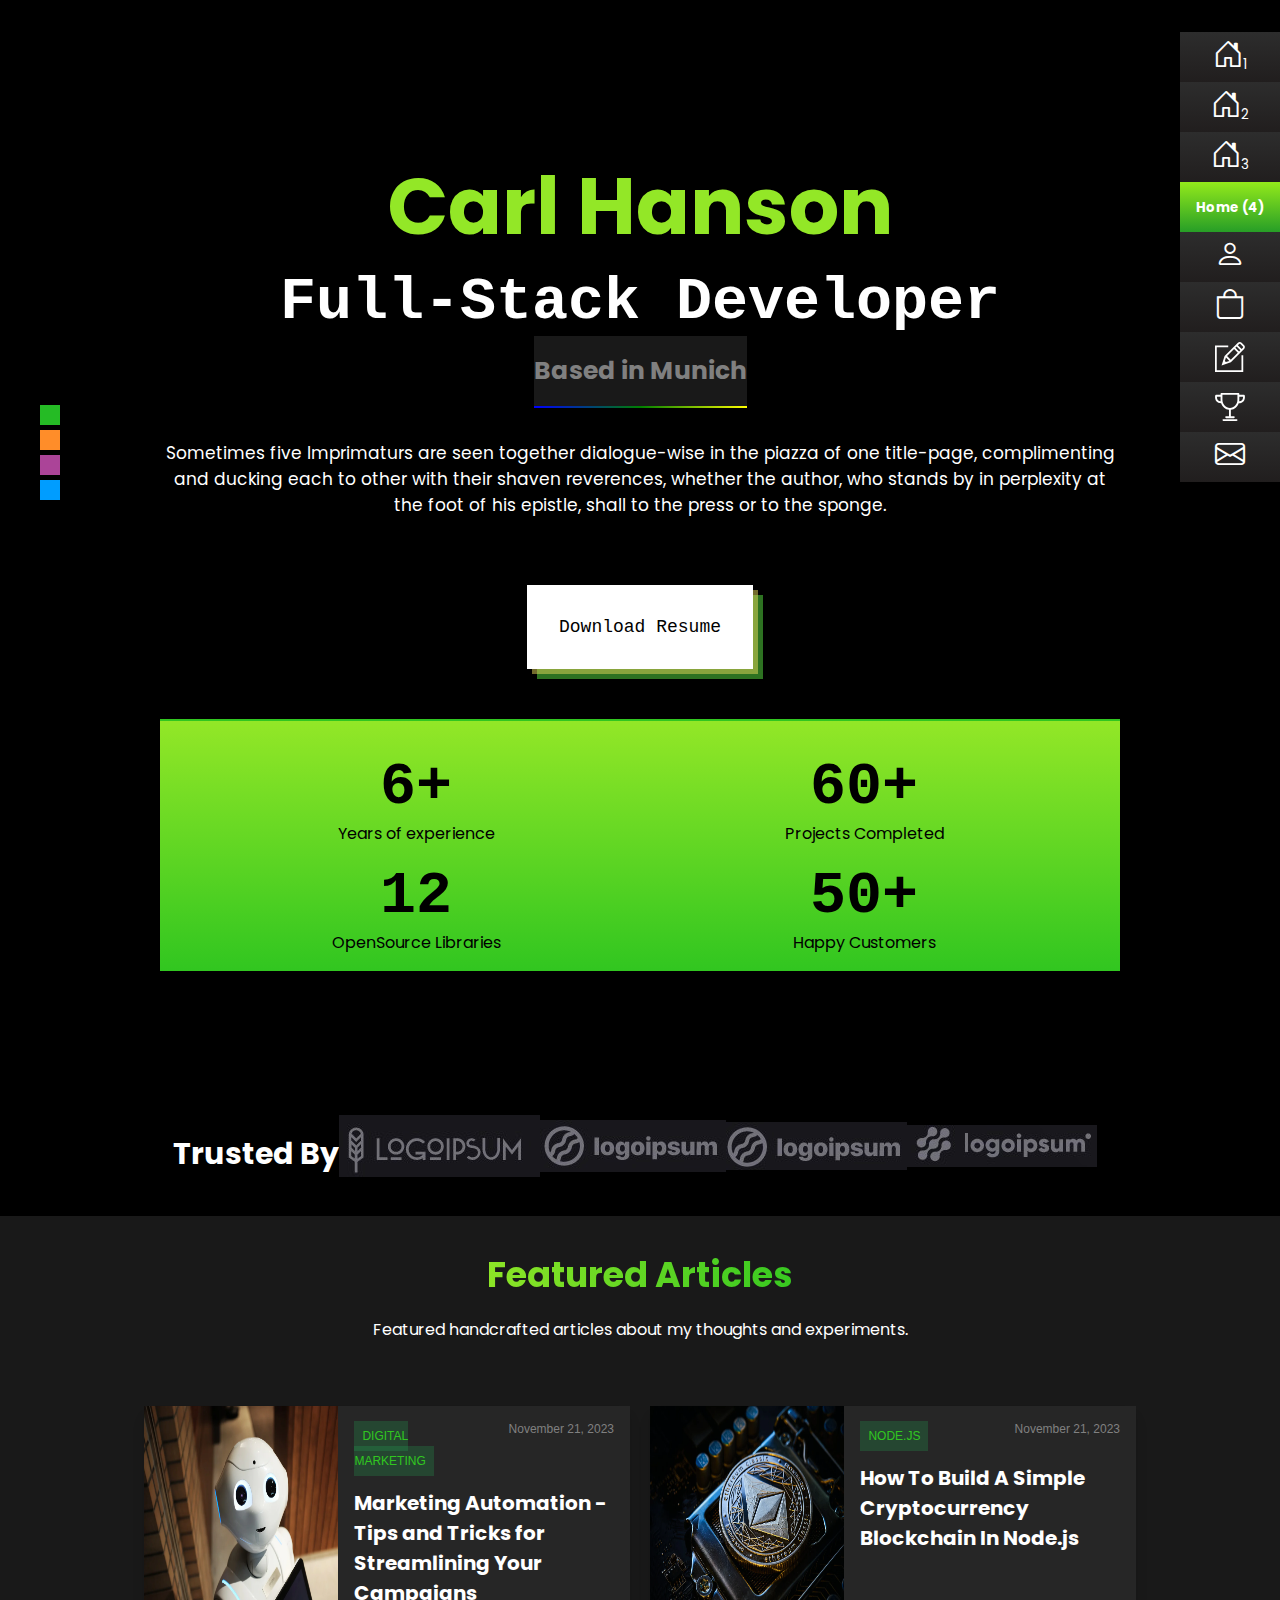
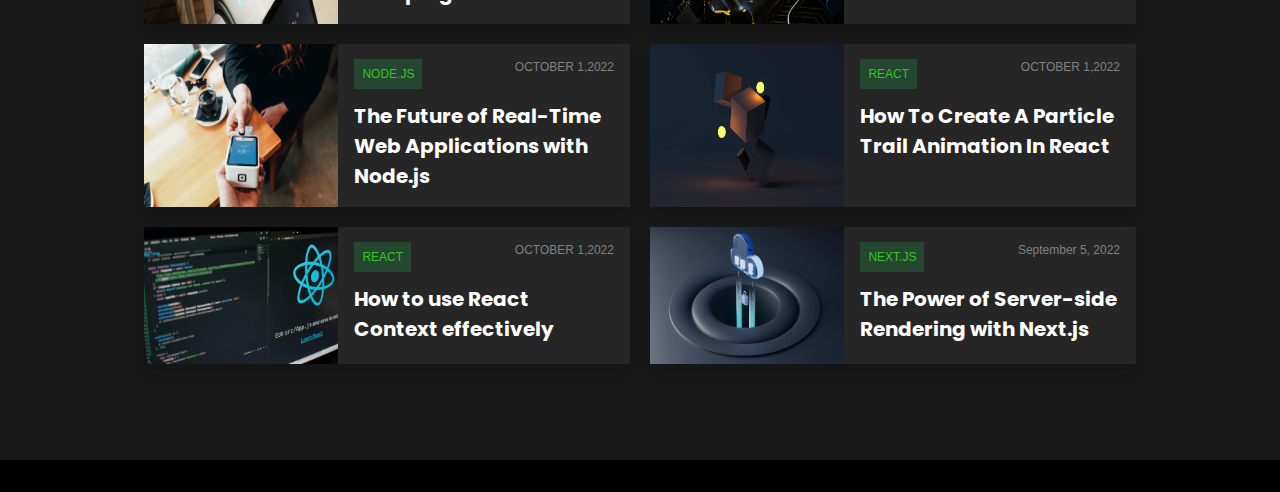
<file: home4.html>
<!DOCTYPE html>
<html lang="en">

<head>
    <meta charset="UTF-8">
    <meta name="viewport" content="width=device-width, initial-scale=1.0">
    <title>Envatomarket</title>
    <link rel="stylesheet" href="./sass/style.css">
    <link rel="stylesheet" href="https://cdnjs.cloudflare.com/ajax/libs/font-awesome/6.4.2/css/all.min.css"
        integrity="sha512-z3gLpd7yknf1YoNbCzqRKc4qyor8gaKU1qmn+CShxbuBusANI9QpRohGBreCFkKxLhei6S9CQXFEbbKuqLg0DA=="
        crossorigin="anonymous" referrerpolicy="no-referrer" />
    <link rel="preconnect" href="https://fonts.googleapis.com">
    <link rel="preconnect" href="https://fonts.gstatic.com" crossorigin>
    <link
        href="https://fonts.googleapis.com/css2?family=Geologica:wght@100;200;300;500;900&family=Open+Sans:ital,wght@0,300;0,400;0,500;0,600;0,800;1,800&family=Poppins:wght@400;500;600;700;800&display=swap"
        rel="stylesheet">

    <!-- Bootsrtrap Icons CDN -->

    <link rel="stylesheet" href="https://cdn.jsdelivr.net/npm/bootstrap-icons@1.3.0/font/bootstrap-icons.css">
</head>

<body>
    <header id="home1">
        <nav class="navbar">
            <!-- <div class="nav_heading">
                <img src="./img/envato_market-dde916a48af7413e54aa058fe7ae6856752fca799da4bec355f00aea904bfa19.svg" alt="">
            </div>
            <div class="nav_btn">
                <a href="#">Buy now</a>
            </div> -->
        </nav>

        <div class="header_contant">
            <div class="header_child" id="header_child1">
                <div class="color">
                    <div class="color2"><i class="fa-solid fa-swatchbook"></i></div>
                    <div style="background-color: rgb(37, 187, 37);" class="color1"><a  class="color_1" id="color1"></a></div>
                    <div style="background-color: rgb(255, 141, 41);" class="color1"><a  class="color_2" id="color2"></a></div>
                    <div style="background-color: rgb(171, 68, 152);" class="color1"><a  class="color_3" id="color3"></a></div>
                    <div style="background-color:rgb(0, 157, 255);" class="color1"><a  class="color_4" id="color4"></a></div>
                </div>
            </div>
            <div class="header_contant_child">
                <div style="display: flex; flex-direction: column-reverse;" class="header_child  home3_header_child"
                    id="header_child2">
                    <div class="header_child_1">
                        <h2 class="home3_text">Carl Hanson</h2>
                        <h1><i class="fa-solid fa-chevron-right"></i> Full-Stack Developer</h1>
                        <h4>Based in Munich</h4>
                        <p>Sometimes five Imprimaturs are seen together dialogue-wise in the piazza of one
                            title-page, complimenting and ducking each to other with their shaven reverences,
                            whether the author, who stands by in perplexity at the foot of his epistle, shall to the
                            press or to the sponge.</p>
                            
                            <div class="header_child_btn">
                                <a href="#">Download Resume</a>
                            </div>
                            <div style="position: static; border: none;" class="projectes projectes3" id="projectes4">
                                <div class="projectes_child">
                                    <h1>6+</h1>
                                    <div class="text" id="text1">
                                        Years of experience
                                    </div>
                                </div>
                                <div class="projectes_child">
                                    <h1>60+</h1>
                                    <div class="text" id="text2">
                                        Projects Completed
                                    </div>
                                </div>
                                <div class="projectes_child" id="projectes_child_3">
                                    <h1>12</h1>
                                    <div class="text" id="text3">
                                        OpenSource Libraries
                                    </div>
                                </div>
                                <div class="projectes_child" id="projectes_child_3">
                                    <h1>50+</h1>
                                    <div class="text" id="text4">
                                        Happy Customers
                                    </div>
                                </div>
                            </div>
                    </div>
                    <!-- <div class="header_child_1" id="header_child_img3">
                        <img src="./img/hero-3.webp" alt="">
                    </div> -->
                </div>
                <div class="sponcers">
                    <div>
                        <h2>Trusted By</h2>
                    </div>
                    <div>
                        <img src="./img/logo_1.jpg" alt="">
                    </div>
                    <div>
                        <img src="./img/logo_2.jpg" alt="">
                    </div>
                    <div>
                        <img src="./img/logo_3.jpg" alt="">
                    </div>
                    <div>
                        <img src="./img/logo_4.jpg" alt="">
                    </div>
                </div>
            </div>
            <section class="section_Featured">
                <div class="Featured_heading">
                    <h1>Featured Articles</h1>
                    <p>Featured handcrafted articles about my thoughts and experiments.</p>
                </div>
                <div class="featured_contant">
                    <div class="featured_contant_child">
                        <div class="featured_child_img">
                            <img src="./img/artical_img_1.webp" alt="">
                        </div>
                        <div class="featured_child_contant">
                            <div class="featured_child_btn">
                                <div>
                                    <a href="#">DIGITAL MARKETING</a>
                                </div>
                                <div class="featured_child_date">
                                    November 21, 2023
                                </div>
                            </div>
                            <div class="featured_child_heading">
                                <h2>Marketing Automation - Tips and Tricks for Streamlining Your Campaigns</h2>
                            </div>
                        </div>
                        
                    </div>
        
                    <div class="featured_contant_child">
                        <div class="featured_child_img">
                            <img src="./img/artical_img_2.webp" alt="">
                        </div>
                        <div class="featured_child_contant">
                            <div class="featured_child_btn">
                                <div>
                                    <a href="#">NODE.JS</a>
                                </div>
                                <div class="featured_child_date">
                                    November 21, 2023
                                </div>
                            </div>
                            <div class="featured_child_heading">
                                <h2>How To Build A Simple Cryptocurrency Blockchain In Node.js</h2>
                            </div>
                        </div>
                    </div>
        
                    <div class="featured_contant_child">
                        <div class="featured_child_img">
                            <img src="./img/artical_img_3.webp" alt="">
                        </div>
                        <div class="featured_child_contant">
                            <div class="featured_child_btn">
                                <div>
                                    <a href="#">NODE.JS</a>
                                </div>
                                <div class="featured_child_date">
                                    OCTOBER 1,2022
                                </div>
                            </div>
                            <div class="featured_child_heading">
                                <h2>The Future of Real-Time Web Applications with Node.js</h2>
                            </div>
                        </div>
                    </div>
        
                    <div class="featured_contant_child">
                        <div class="featured_child_img">
                            <img src="./img/artical_img_4.webp" alt="">
                        </div>
                        <div class="featured_child_contant">
                            <div class="featured_child_btn">
                                <div>
                                    <a href="#">REACT</a>
                                </div>
                                <div class="featured_child_date">
                                    OCTOBER 1,2022
                                </div>
                            </div>
                            <div class="featured_child_heading">
                                <h2>How To Create A Particle Trail Animation In React</h2>
                            </div>
                        </div>
                    </div>
        
                    <div class="featured_contant_child">
                        <div class="featured_child_img">
                            <img src="./img/artical_img_5.webp" alt="">
                        </div>
                        <div class="featured_child_contant">
                            <div class="featured_child_btn">
                                <div>
                                    <a href="#">REACT</a>
                                </div>
                                <div class="featured_child_date">
                                    OCTOBER 1,2022
                                </div>
                            </div>
                            <div class="featured_child_heading">
                                <h2>How to use React Context effectively</h2>
                            </div>
                        </div>
                    </div>
        
                    <div class="featured_contant_child">
                        <div class="featured_child_img">
                            <img src="./img/artical_img_6.webp" alt="">
                        </div>
                        <div class="featured_child_contant">
                            <div class="featured_child_btn">
                                <div>
                                    <a href="#">NEXT.JS</a>
                                </div>
                                <div class="featured_child_date">
                                    September 5, 2022
                                </div>
                            </div>
                            <div class="featured_child_heading">
                                <h2>The Power of Server-side Rendering with Next.js</h2>
                            </div>
                        </div>
                    </div>
                </div>
            </section>
            
            <div class="header_child" id="header_child3">
                <div class="icons">
                    <div class="icons1">
                        <div class="icons_child">
                            <div class="icons_child_1">
                                <a href="index.html">
                                    <h5>Home (1)</h5>
                                </a>
                            </div>
                            <a href="#"><i class="bi bi-house-door"></i><sub>1</sub></a>
                        </div>

                        <div class="icons_child">
                            <div class="icons_child_1">
                                <a href="home2.html">
                                    <h5>Home (2)</h5>
                                </a>
                            </div>
                            <a href="#"><i class="bi bi-house-door"></i><sub>2</sub></a>
                        </div>

                        <div class="icons_child">
                            <div class="icons_child_1">
                                <a href="home3.html">
                                    <h5>Home (3)</h5>
                                </a>
                            </div>
                            <a href="#"><i class="bi bi-house-door"></i><sub>3</sub></a>
                        </div>

                        <div class="icons_child   active">
                            <div class="icons_child_1">
                                <a href="home4.html">
                                    <h5>Home (4)</h5>
                                </a>
                            </div>
                            <a href="#"><i class="bi bi-house-door"></i><sub>4</sub></a>
                        </div>

                        <div class="icons_child">
                            <div class="icons_child_1">
                                <a href="about.html">
                                    <h5>About</h5>
                                </a>
                            </div>
                            <a href="#"><i class="bi bi-person"></i></a>
                        </div>

                        <div class="icons_child">
                            <div class="icons_child_1">
                                <a href="services.html">
                                    <h5>Services</h5>
                                </a>
                            </div>
                            <a href="#"><i class="bi bi-bag"></i></a>
                        </div>

                        <div class="icons_child">
                            <div class="icons_child_1">
                                <a href="article.html">
                                    <h5>Articles</h5>
                                </a>
                            </div>
                            <a class="h-16 md:h-auto relative z-20 flex flex-col items-center justify-center md:py-4 bg-gradient-to-tr transition-all duration-300 from-omega-900 text-white group md:hover:from-accent-700 md:hover:to-accent"
                                aria-label="Articles" href="/blog">
                                <div
                                    class="absolute right-full top-0 h-full min-w-max px-4 hidden items-center bg-accent text-sm font-medium text-white md:flex invisible translate-x-10 opacity-0 transition-all duration-300 group-hover:visible group-hover:translate-x-0 group-hover:opacity-100">
                                </div><span
                                    class="absolute top-0 right-0 hidden h-full w-1 bg-white/25 opacity-0 transition-opacity group-hover:opacity-100 md:block"></span><svg
                                    stroke="currentColor" fill="currentColor" stroke-width="0" version="1.1"
                                    viewBox="0 0 17 17" class="relative z-20 h-6 w-6" height="1em" width="1em"
                                    xmlns="http://www.w3.org/2000/svg">
                                    <g></g>
                                    <path
                                        d="M16.499 1.843l-1.403-1.403c-0.566-0.566-1.555-0.566-2.122 0l-7.536 7.536-1.722 5.287 5.249-1.765 7.534-7.534c0.283-0.283 0.439-0.66 0.439-1.061s-0.156-0.777-0.439-1.060zM5.584 10.758l0.638-1.957 1.92 1.919-1.942 0.653-0.616-0.615zM6.832 7.996l3.986-3.986 2.11 2.11-3.986 3.986-2.11-2.11zM11.525 3.303l0.729-0.729 2.11 2.11-0.729 0.729-2.11-2.11zM15.792 3.257l-0.72 0.721-2.11-2.11 0.72-0.721c0.19-0.189 0.519-0.189 0.707 0l1.403 1.403c0.094 0.095 0.146 0.22 0.146 0.354s-0.052 0.258-0.146 0.353zM15 7.5h1v9.5h-16v-15h7.5v1h-6.5v13h14v-8.5z">
                                    </path>
                                </svg><span class="mt-1 text-center text-xs md:hidden"></span>
                            </a>
                        </div>

                        <div class="icons_child">
                            <div class="icons_child_1">
                                <a href="project.html">
                                    <h5>Projects</h5>
                                </a>
                            </div>
                            <a href="#">
                                <svg stroke="currentColor" fill="currentColor" stroke-width="0" viewBox="0 0 1024 1024"
                                    class="relative z-20 h-6 w-6" height="1em" width="1em"
                                    xmlns="http://www.w3.org/2000/svg">
                                    <path
                                        d="M735.808 927.872H285.872c-17.68 0-32 14.32-32 32s14.32 32 32 32h449.936c17.68 0 32-14.32 32-32s-14.304-32-32-32zm281.502-806.24c-3.024-14.88-16.16-25.568-31.343-25.568H829.343V64.128c0-17.68-14.32-32-32-32H221.807c-17.68 0-32 14.32-32 32v31.936H38.031c-15.183 0-28.32 10.688-31.344 25.568-.944 4.624-22.4 116.752 39.904 193.152 35.84 43.92 90.607 66.928 162.495 68.976C250.078 504.912 353.15 594.624 477.278 608v222.912H381.5c-17.68 0-32 14.32-32 32s14.32 32 32 32H640.19c17.68 0 32-14.32 32-32s-14.32-32-32-32h-98.912v-222.88c124.336-13.12 227.632-102.8 268.736-224.08 74.336-1.088 130.736-24.24 167.393-69.168 62.304-76.416 40.848-188.528 39.904-193.152zM96.401 274.56c-28.336-34.496-31.184-85.41-29.744-114.497H189.81v108.032c0 17.296 1.6 34.16 3.936 50.769-43.68-4.08-76.447-18.832-97.344-44.304zm668.944-6.465c0 153.088-114.721 277.663-255.713 277.663-141.056 0-255.808-124.56-255.808-277.663V96.127H765.36v171.968h-.015zm162.255 6.463c-21.68 26.432-56.032 41.488-102.272 44.864 2.384-16.784 4.016-33.84 4.016-51.328V160.062h128c1.44 29.12-1.408 80-29.744 114.496z">
                                    </path>
                                </svg> </a>
                        </div>

                        <div class="icons_child">
                            <div class="icons_child_1">
                                <a href="contact.html">
                                    <h5>Contact</h5>
                                </a>
                            </div>
                            <a href="#"><i class="bi bi-envelope"></i></a>
                        </div>
                    </div>
                    <div class="icons2">
                        <div class="icons_child2">
                            <a href="#"><i class="fa-brands fa-twitter"></i></a>
                        </div>
                        <div class="icons_child2">
                            <a href="#"><i class="fa-brands fa-instagram"></i></a>
                        </div>
                        <div class="icons_child2">
                            <a href="#"><i class="fa-brands fa-linkedin"></i></a>
                        </div>
                        <div class="icons_child2">
                            <a href="#"><i class="fa-brands fa-facebook"></i></a>
                        </div>
                    </div>
                </div>
            </div>

        </div>
    </header>



    <script src="./index.js"></script>
</body>

</html>
</file>
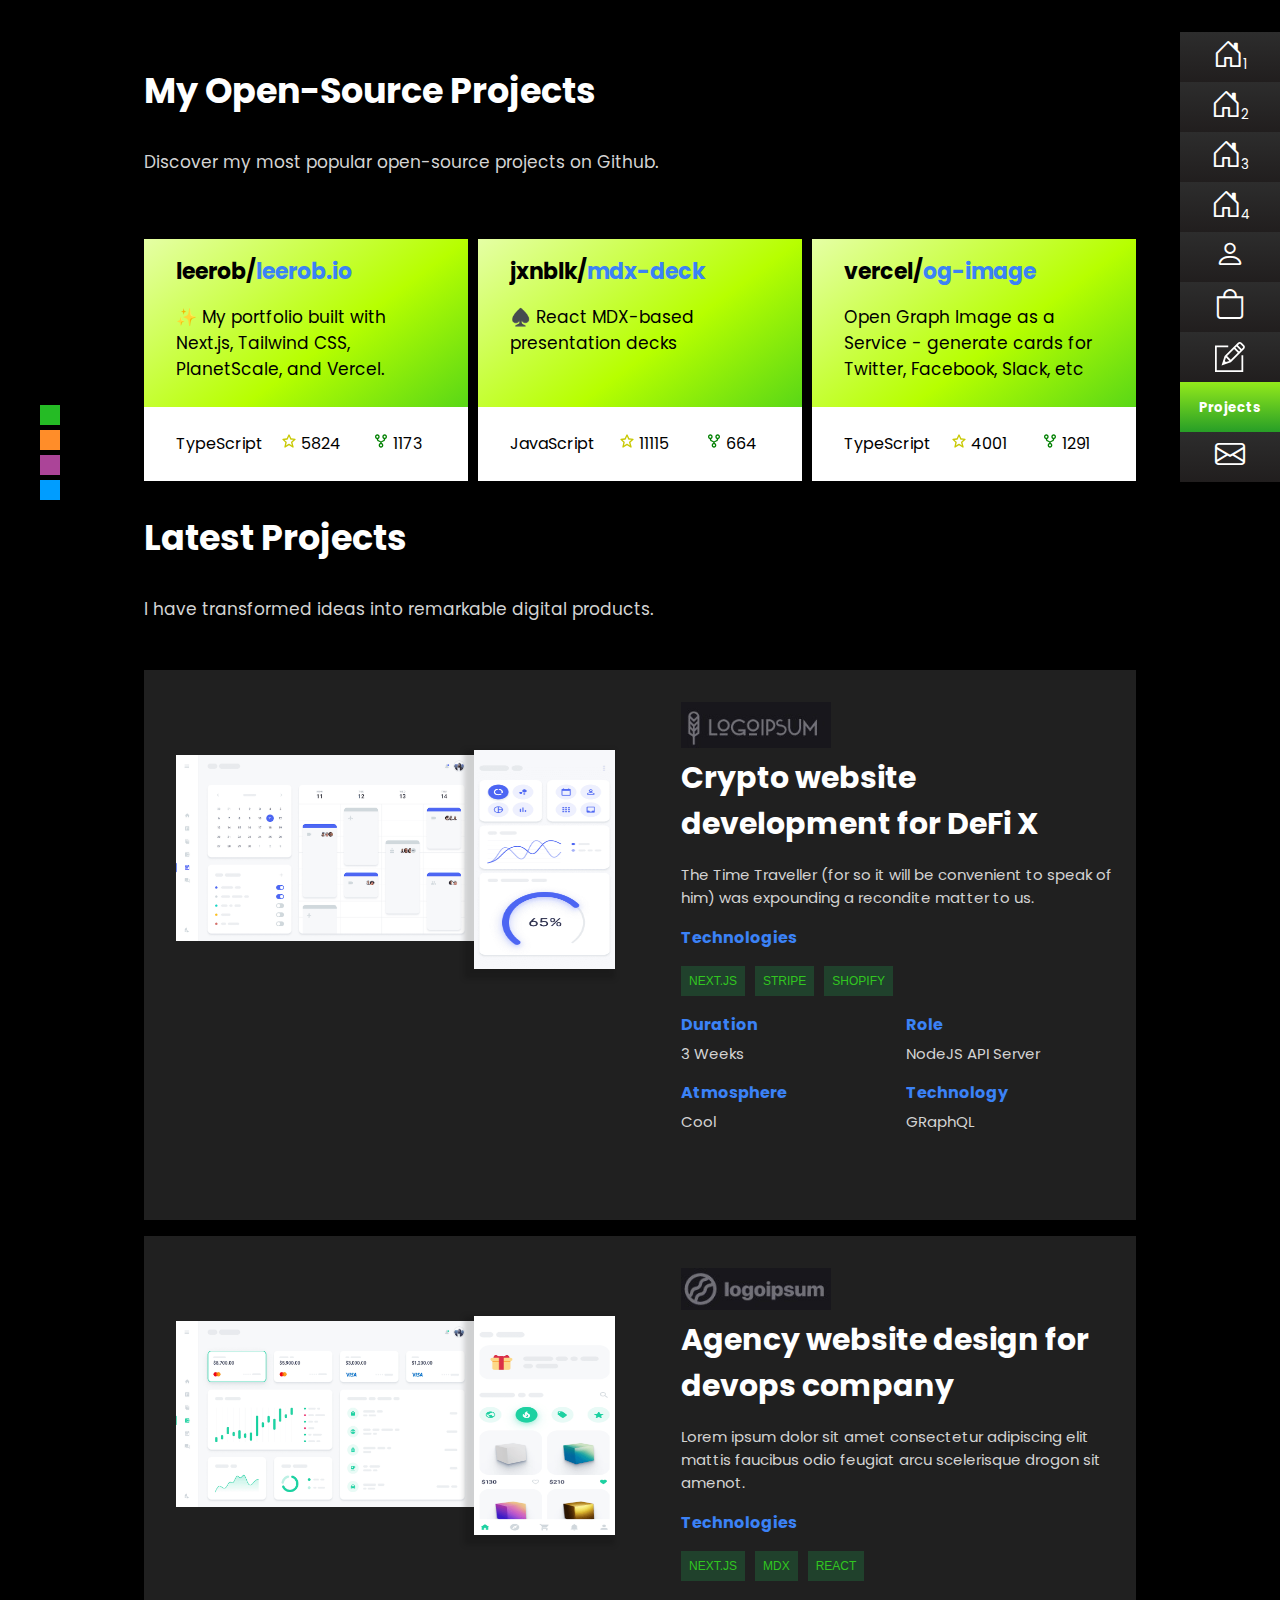
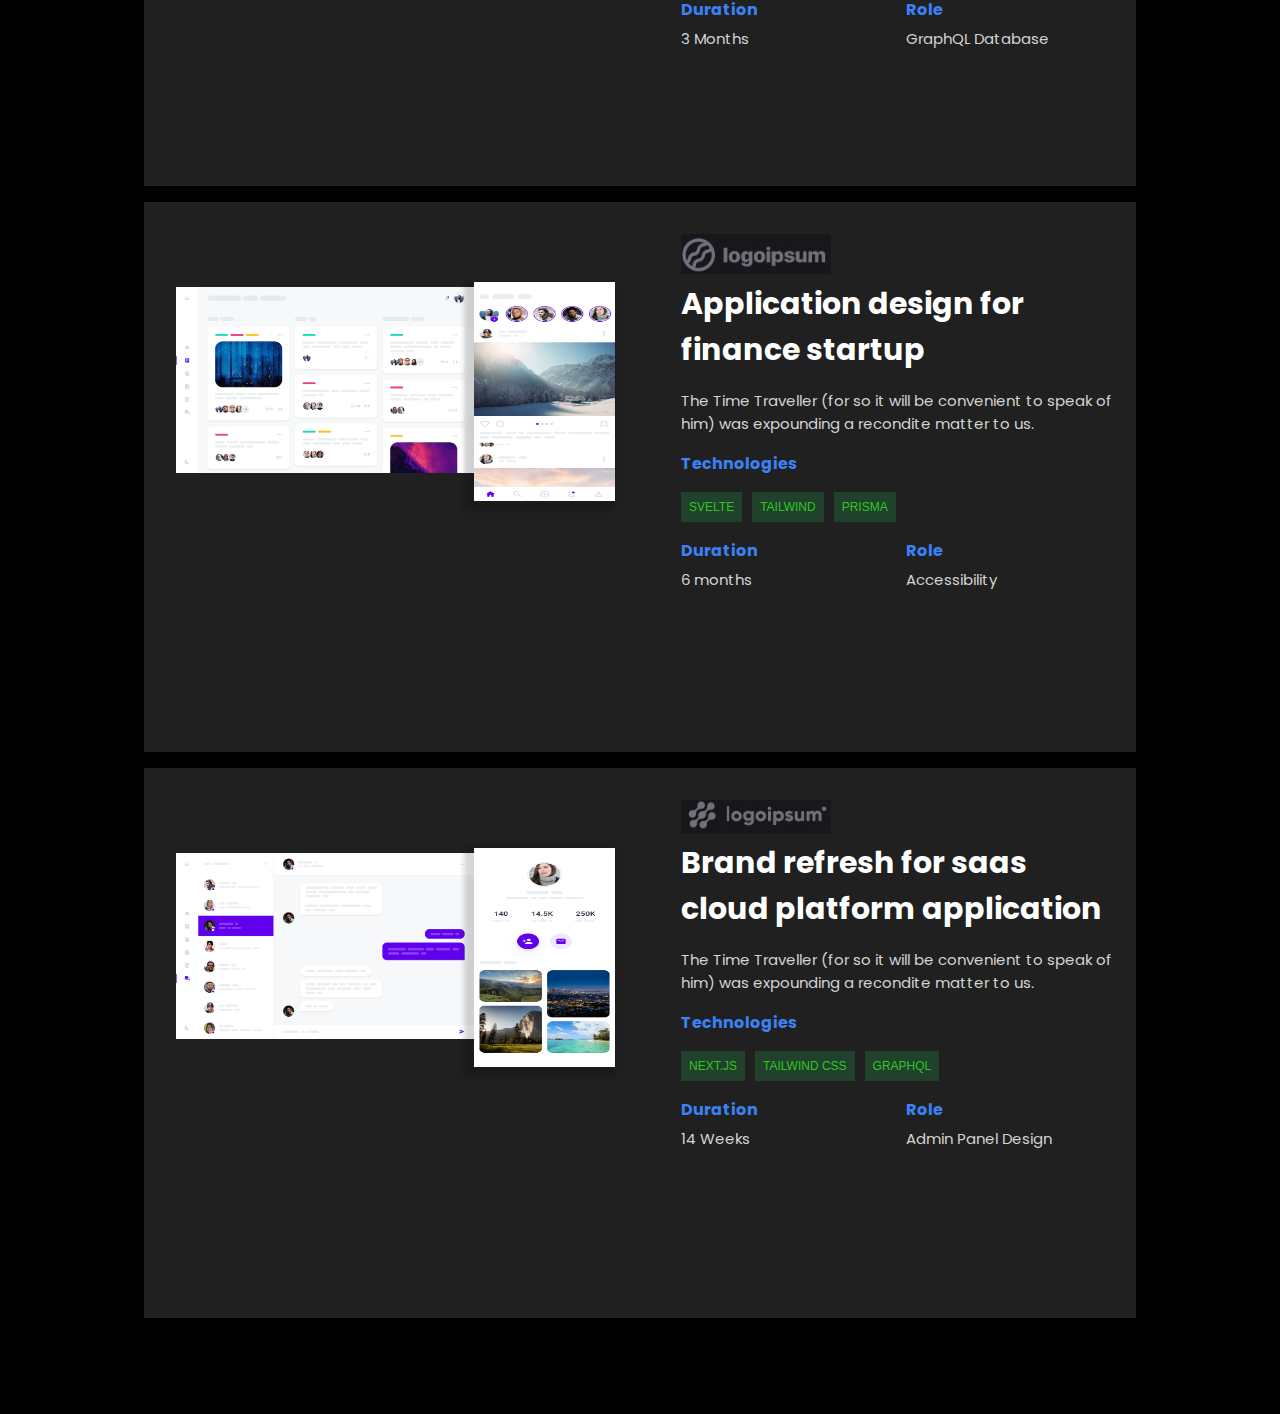
<file: project.html>
<!DOCTYPE html>
<html lang="en">

<head>
    <meta charset="UTF-8">
    <meta name="viewport" content="width=device-width, initial-scale=1.0">
    <title>Envatomarket</title>
    <link rel="stylesheet" href="./sass/style.css">
    <link rel="stylesheet" href="https://cdnjs.cloudflare.com/ajax/libs/font-awesome/6.4.2/css/all.min.css"
        integrity="sha512-z3gLpd7yknf1YoNbCzqRKc4qyor8gaKU1qmn+CShxbuBusANI9QpRohGBreCFkKxLhei6S9CQXFEbbKuqLg0DA=="
        crossorigin="anonymous" referrerpolicy="no-referrer" />
    <link rel="preconnect" href="https://fonts.googleapis.com">
    <link rel="preconnect" href="https://fonts.gstatic.com" crossorigin>
    <link
        href="https://fonts.googleapis.com/css2?family=Geologica:wght@100;200;300;500;900&family=Open+Sans:ital,wght@0,300;0,400;0,500;0,600;0,800;1,800&family=Poppins:wght@400;500;600;700;800&display=swap"
        rel="stylesheet">

    <!-- Bootsrtrap Icons CDN -->

    <link rel="stylesheet" href="https://cdn.jsdelivr.net/npm/bootstrap-icons@1.3.0/font/bootstrap-icons.css">
</head>

<body>
    <header id="home1">
        <nav class="navbar">
            <!-- <div class="nav_heading">
                <img src="./img/envato_market-dde916a48af7413e54aa058fe7ae6856752fca799da4bec355f00aea904bfa19.svg" alt="">
            </div>
            <div class="nav_btn">
                <a href="#">Buy now</a>
            </div> -->
        </nav>

        <div class="header_contant">
            <div class="header_child" id="header_child1">
                <div class="color">
                    <div class="color2"><i class="fa-solid fa-swatchbook"></i></div>
                    <div style="background-color: rgb(37, 187, 37);" class="color1"><a  class="color_1" id="color1"></a></div>
                    <div style="background-color: rgb(255, 141, 41);" class="color1"><a  class="color_2" id="color2"></a></div>
                    <div style="background-color: rgb(171, 68, 152);" class="color1"><a  class="color_3" id="color3"></a></div>
                    <div style="background-color:rgb(0, 157, 255);" class="color1"><a  class="color_4" id="color4"></a></div>
                </div>
            </div>
            <div class="header_contant_child" id="header_contant_child0" style="padding: 2rem 7rem;">
                <div class="header_child" id="header_child6">
                    <div class="project">
                        <div class="project_child">
                            <h1>My Open-Source Projects</h1>
                            <p>Discover my most popular open-source projects on Github.</p>
                            <div class="project_child_cards">
                                <div class="project_child_cards_child">
                                        <div class="cards_heading">
                                            <h3> <span>leerob/</span>leerob.io</h3>
                                            <p>✨  My portfolio built with Next.js, Tailwind CSS, PlanetScale, and Vercel.</p>
                                        </div>
                                        <div class="cards_end">
                                            <h4>TypeScript</h4>
                                            <h4><svg stroke="currentColor" fill="currentColor" stroke-width="0" viewBox="0 0 24 24" class="mr-1 text-yellow-500" height="1em" width="1em" xmlns="http://www.w3.org/2000/svg"><path d="m6.516 14.323-1.49 6.452a.998.998 0 0 0 1.529 1.057L12 18.202l5.445 3.63a1.001 1.001 0 0 0 1.517-1.106l-1.829-6.4 4.536-4.082a1 1 0 0 0-.59-1.74l-5.701-.454-2.467-5.461a.998.998 0 0 0-1.822 0L8.622 8.05l-5.701.453a1 1 0 0 0-.619 1.713l4.214 4.107zm2.853-4.326a.998.998 0 0 0 .832-.586L12 5.43l1.799 3.981a.998.998 0 0 0 .832.586l3.972.315-3.271 2.944c-.284.256-.397.65-.293 1.018l1.253 4.385-3.736-2.491a.995.995 0 0 0-1.109 0l-3.904 2.603 1.05-4.546a1 1 0 0 0-.276-.94l-3.038-2.962 4.09-.326z"></path></svg> 5824</h4>
                                            <h4><svg stroke="currentColor" fill="currentColor" stroke-width="0" viewBox="0 0 24 24" class="mr-1 text-beta" height="1em" width="1em" xmlns="http://www.w3.org/2000/svg"><path d="M5.559 8.855c.166 1.183.789 3.207 3.087 4.079C11 13.829 11 14.534 11 15v.163c-1.44.434-2.5 1.757-2.5 3.337 0 1.93 1.57 3.5 3.5 3.5s3.5-1.57 3.5-3.5c0-1.58-1.06-2.903-2.5-3.337V15c0-.466 0-1.171 2.354-2.065 2.298-.872 2.921-2.896 3.087-4.079C19.912 8.441 21 7.102 21 5.5 21 3.57 19.43 2 17.5 2S14 3.57 14 5.5c0 1.552 1.022 2.855 2.424 3.313-.146.735-.565 1.791-1.778 2.252-1.192.452-2.053.953-2.646 1.536-.593-.583-1.453-1.084-2.646-1.536-1.213-.461-1.633-1.517-1.778-2.252C8.978 8.355 10 7.052 10 5.5 10 3.57 8.43 2 6.5 2S3 3.57 3 5.5c0 1.602 1.088 2.941 2.559 3.355zM17.5 4c.827 0 1.5.673 1.5 1.5S18.327 7 17.5 7 16 6.327 16 5.5 16.673 4 17.5 4zm-4 14.5c0 .827-.673 1.5-1.5 1.5s-1.5-.673-1.5-1.5.673-1.5 1.5-1.5 1.5.673 1.5 1.5zM6.5 4C7.327 4 8 4.673 8 5.5S7.327 7 6.5 7 5 6.327 5 5.5 5.673 4 6.5 4z"></path></svg> 1173</h4>
                                        </div>
                                </div>
                                <div class="project_child_cards_child">
                                        <div class="cards_heading">
                                            <h3> <span>jxnblk/</span>mdx-deck</h3>
                                            <p>♠️ React MDX-based presentation decks</p>
                                        </div>
                                        <div class="cards_end">
                                            <h4>JavaScript</h4>
                                            <h4><svg stroke="currentColor" fill="currentColor" stroke-width="0" viewBox="0 0 24 24" class="mr-1 text-yellow-500" height="1em" width="1em" xmlns="http://www.w3.org/2000/svg"><path d="m6.516 14.323-1.49 6.452a.998.998 0 0 0 1.529 1.057L12 18.202l5.445 3.63a1.001 1.001 0 0 0 1.517-1.106l-1.829-6.4 4.536-4.082a1 1 0 0 0-.59-1.74l-5.701-.454-2.467-5.461a.998.998 0 0 0-1.822 0L8.622 8.05l-5.701.453a1 1 0 0 0-.619 1.713l4.214 4.107zm2.853-4.326a.998.998 0 0 0 .832-.586L12 5.43l1.799 3.981a.998.998 0 0 0 .832.586l3.972.315-3.271 2.944c-.284.256-.397.65-.293 1.018l1.253 4.385-3.736-2.491a.995.995 0 0 0-1.109 0l-3.904 2.603 1.05-4.546a1 1 0 0 0-.276-.94l-3.038-2.962 4.09-.326z"></path></svg> 11115</h4>
                                            <h4><svg stroke="currentColor" fill="currentColor" stroke-width="0" viewBox="0 0 24 24" class="mr-1 text-beta" height="1em" width="1em" xmlns="http://www.w3.org/2000/svg"><path d="M5.559 8.855c.166 1.183.789 3.207 3.087 4.079C11 13.829 11 14.534 11 15v.163c-1.44.434-2.5 1.757-2.5 3.337 0 1.93 1.57 3.5 3.5 3.5s3.5-1.57 3.5-3.5c0-1.58-1.06-2.903-2.5-3.337V15c0-.466 0-1.171 2.354-2.065 2.298-.872 2.921-2.896 3.087-4.079C19.912 8.441 21 7.102 21 5.5 21 3.57 19.43 2 17.5 2S14 3.57 14 5.5c0 1.552 1.022 2.855 2.424 3.313-.146.735-.565 1.791-1.778 2.252-1.192.452-2.053.953-2.646 1.536-.593-.583-1.453-1.084-2.646-1.536-1.213-.461-1.633-1.517-1.778-2.252C8.978 8.355 10 7.052 10 5.5 10 3.57 8.43 2 6.5 2S3 3.57 3 5.5c0 1.602 1.088 2.941 2.559 3.355zM17.5 4c.827 0 1.5.673 1.5 1.5S18.327 7 17.5 7 16 6.327 16 5.5 16.673 4 17.5 4zm-4 14.5c0 .827-.673 1.5-1.5 1.5s-1.5-.673-1.5-1.5.673-1.5 1.5-1.5 1.5.673 1.5 1.5zM6.5 4C7.327 4 8 4.673 8 5.5S7.327 7 6.5 7 5 6.327 5 5.5 5.673 4 6.5 4z"></path></svg> 664</h4>
                                        </div>
                                </div>
                                <div class="project_child_cards_child">
                                        <div class="cards_heading">
                                            <h3> <span>vercel/</span>og-image</h3>
                                            <p>Open Graph Image as a Service - generate cards for Twitter, Facebook, Slack, etc</p>
                                        </div>
                                        <div class="cards_end">
                                            <h4>TypeScript</h4>
                                            <h4><svg stroke="currentColor" fill="currentColor" stroke-width="0" viewBox="0 0 24 24" class="mr-1 text-yellow-500" height="1em" width="1em" xmlns="http://www.w3.org/2000/svg"><path d="m6.516 14.323-1.49 6.452a.998.998 0 0 0 1.529 1.057L12 18.202l5.445 3.63a1.001 1.001 0 0 0 1.517-1.106l-1.829-6.4 4.536-4.082a1 1 0 0 0-.59-1.74l-5.701-.454-2.467-5.461a.998.998 0 0 0-1.822 0L8.622 8.05l-5.701.453a1 1 0 0 0-.619 1.713l4.214 4.107zm2.853-4.326a.998.998 0 0 0 .832-.586L12 5.43l1.799 3.981a.998.998 0 0 0 .832.586l3.972.315-3.271 2.944c-.284.256-.397.65-.293 1.018l1.253 4.385-3.736-2.491a.995.995 0 0 0-1.109 0l-3.904 2.603 1.05-4.546a1 1 0 0 0-.276-.94l-3.038-2.962 4.09-.326z"></path></svg> 4001</h4>
                                            <h4><svg stroke="currentColor" fill="currentColor" stroke-width="0" viewBox="0 0 24 24" class="mr-1 text-beta" height="1em" width="1em" xmlns="http://www.w3.org/2000/svg"><path d="M5.559 8.855c.166 1.183.789 3.207 3.087 4.079C11 13.829 11 14.534 11 15v.163c-1.44.434-2.5 1.757-2.5 3.337 0 1.93 1.57 3.5 3.5 3.5s3.5-1.57 3.5-3.5c0-1.58-1.06-2.903-2.5-3.337V15c0-.466 0-1.171 2.354-2.065 2.298-.872 2.921-2.896 3.087-4.079C19.912 8.441 21 7.102 21 5.5 21 3.57 19.43 2 17.5 2S14 3.57 14 5.5c0 1.552 1.022 2.855 2.424 3.313-.146.735-.565 1.791-1.778 2.252-1.192.452-2.053.953-2.646 1.536-.593-.583-1.453-1.084-2.646-1.536-1.213-.461-1.633-1.517-1.778-2.252C8.978 8.355 10 7.052 10 5.5 10 3.57 8.43 2 6.5 2S3 3.57 3 5.5c0 1.602 1.088 2.941 2.559 3.355zM17.5 4c.827 0 1.5.673 1.5 1.5S18.327 7 17.5 7 16 6.327 16 5.5 16.673 4 17.5 4zm-4 14.5c0 .827-.673 1.5-1.5 1.5s-1.5-.673-1.5-1.5.673-1.5 1.5-1.5 1.5.673 1.5 1.5zM6.5 4C7.327 4 8 4.673 8 5.5S7.327 7 6.5 7 5 6.327 5 5.5 5.673 4 6.5 4z"></path></svg> 1291</h4>
                                        </div>
                                </div>
                            </div>
                        </div>
                        <div class="project_child">
                            <h1>Latest Projects</h1>
                            <p>I have transformed ideas into remarkable digital products.</p>
                            <div class="cards2">
                                <div class="cards2_child">
                                    <div class="cards2_img">
                                        <a href="#">
                                            <div class="pc_img">
                                                <img src="./img/project-1.png" alt="">
                                            </div>
                                            <div class="mobile_img">
                                                <img src="./img/project-1-mobile.png" alt="">
                                            </div>
                                        </a>
                                    </div>
                                    <div class="cards2_contant">
                                        <div class="cards_contant_img">
                                            <img src="./img/logo_1.jpg" alt="">
                                        </div>
                                        <a href="#"><h1>Crypto website development for DeFi X</h1></a>
                                        <p>The Time Traveller (for so it will be convenient to speak of him) was expounding a recondite matter to us.</p>
                                        <h3>Technologies</h3>
                                        <div class="cards_contant_btn">
                                            <a href="#">NEXT.JS</a>
                                            <a href="#">STRIPE</a>
                                            <a href="#">SHOPIFY</a>
                                        </div>
                                        <div class="cards_contant_info">
                                            <div class="cards_contant_info_child">
                                                <h3>Duration</h3>
                                                <p>3 Weeks</p>
                                            </div>
                                            <div class="cards_contant_info_child">
                                                <h3>Role</h3>
                                                <p>NodeJS API Server</p>
                                            </div>
                                            <div class="cards_contant_info_child">
                                                <h3>Atmosphere</h3>
                                                <p>Cool</p>
                                            </div>
                                            <div class="cards_contant_info_child">
                                                <h3>Technology</h3>
                                                <p>GRaphQL</p>
                                            </div>
                                        </div>
                                    </div>
                                </div>
                                <div class="cards2_child">
                                    <div class="cards2_img">
                                        <a href="#">
                                            <div class="pc_img">
                                                <img src="./img/project-2.png" alt="">
                                            </div>
                                            <div class="mobile_img">
                                                <img src="./img/project-2-mobile.png" alt="">
                                            </div>
                                        </a>
                                    </div>
                                    <div class="cards2_contant">
                                        <div class="cards_contant_img">
                                            <img src="./img/logo_2.jpg" alt="">
                                        </div>
                                        <a href="#"><h1>Agency website design for devops company</h1></a>
                                        <p>Lorem ipsum dolor sit amet consectetur adipiscing elit mattis faucibus odio feugiat arcu scelerisque drogon sit amenot.</p>
                                        <h3>Technologies</h3>
                                        <div class="cards_contant_btn">
                                            <a href="#">NEXT.JS</a>
                                            <a href="#">MDX</a>
                                            <a href="#">REACT</a>
                                        </div>
                                        <div class="cards_contant_info">
                                            <div class="cards_contant_info_child">
                                                <h3>Duration</h3>
                                                <p>3 Months</p>
                                            </div>
                                            <div class="cards_contant_info_child">
                                                <h3>Role</h3>
                                                <p>GraphQL Database</p>
                                            </div>
                                        </div>
                                    </div>
                                </div>
                                <div class="cards2_child">
                                    <div class="cards2_img">
                                        <a href="#">
                                            <div class="pc_img">
                                                <img src="./img/project-3.png" alt="">
                                            </div>
                                            <div class="mobile_img">
                                                <img src="./img/project-3-mobile.png" alt="">
                                            </div>
                                        </a>
                                    </div>
                                    <div class="cards2_contant">
                                        <div class="cards_contant_img">
                                            <img src="./img/logo_3.jpg" alt="">
                                        </div>
                                        <a href="#"><h1>Application design for finance startup</h1></a>
                                        <p>The Time Traveller (for so it will be convenient to speak of him) was expounding a recondite matter to us.</p>
                                        <h3>Technologies</h3>
                                        <div class="cards_contant_btn">
                                            <a href="#">SVELTE</a>
                                            <a href="#">TAILWIND</a>
                                            <a href="#">PRISMA</a>
                                        </div>
                                        <div class="cards_contant_info">
                                            <div class="cards_contant_info_child">
                                                <h3>Duration</h3>
                                                <p>6 months</p>
                                            </div>
                                            <div class="cards_contant_info_child">
                                                <h3>Role</h3>
                                                <p>Accessibility</p>
                                            </div>
                                        </div>
                                    </div>
                                </div>
                                <div class="cards2_child">
                                    <div class="cards2_img">
                                        <a href="#">
                                            <div class="pc_img">
                                                <img src="./img/project-4.png" alt="">
                                            </div>
                                            <div class="mobile_img">
                                                <img src="./img/project-4-mobile.png" alt="">
                                            </div>
                                        </a>
                                    </div>
                                    <div class="cards2_contant">
                                        <div class="cards_contant_img">
                                            <img src="./img/logo_4.jpg" alt="">
                                        </div>
                                        <a href="#"><h1>Brand refresh for saas cloud platform application</h1></a>
                                        <p>The Time Traveller (for so it will be convenient to speak of him) was expounding a recondite matter to us.</p>
                                        <h3>Technologies</h3>
                                        <div class="cards_contant_btn">
                                            <a href="#">NEXT.JS</a>
                                            <a href="#">TAILWIND CSS</a>
                                            <a href="#">GRAPHQL</a>
                                        </div>
                                        <div class="cards_contant_info">
                                            <div class="cards_contant_info_child">
                                                <h3>Duration</h3>
                                                <p>14 Weeks</p>
                                            </div>
                                            <div class="cards_contant_info_child">
                                                <h3>Role</h3>
                                                <p>Admin Panel Design</p>
                                            </div>
                                        </div>
                                    </div>
                                </div>
                            </div>
                        </div>
                    </div>
                </div>
            </div>
            <div class="header_child" id="header_child3">
                <div class="icons">
                    <div class="icons1">
                        <div class="icons_child">
                            <div class="icons_child_1">
                                <a href="index.html">
                                    <h5>Home (1)</h5>
                                </a>
                            </div>
                            <a href="#"><i class="bi bi-house-door"></i><sub>1</sub></a>
                        </div>

                        <div class="icons_child">
                            <div class="icons_child_1">
                                <a href="home2.html">
                                    <h5>Home (2)</h5>
                                </a>
                            </div>
                            <a href="#"><i class="bi bi-house-door"></i><sub>2</sub></a>
                        </div>

                        <div class="icons_child">
                            <div class="icons_child_1">
                                <a href="home3.html">
                                    <h5>Home (3)</h5>
                                </a>
                            </div>
                            <a href="#"><i class="bi bi-house-door"></i><sub>3</sub></a>
                        </div>

                        <div class="icons_child">
                            <div class="icons_child_1">
                                <a href="home4.html">
                                    <h5>Home (4)</h5>
                                </a>
                            </div>
                            <a href="#"><i class="bi bi-house-door"></i><sub>4</sub></a>
                        </div>

                        <div class="icons_child ">
                            <div class="icons_child_1">
                                <a href="about.html">
                                    <h5>About</h5>
                                </a>
                            </div>
                            <a href="#"><i class="bi bi-person"></i></a>
                        </div>

                        <div class="icons_child">
                            <div class="icons_child_1">
                                <a href="services.html">
                                    <h5>Services</h5>
                                </a>
                            </div>
                            <a href="#"><i class="bi bi-bag"></i></a>
                        </div>

                        <div class="icons_child">
                            <div class="icons_child_1">
                                <a href="article.html">
                                    <h5>Articles</h5>
                                </a>
                            </div>
                            <a class="h-16 md:h-auto relative z-20 flex flex-col items-center justify-center md:py-4 bg-gradient-to-tr transition-all duration-300 from-omega-900 text-white group md:hover:from-accent-700 md:hover:to-accent"
                                aria-label="Articles" href="/blog">
                                <div
                                    class="absolute right-full top-0 h-full min-w-max px-4 hidden items-center bg-accent text-sm font-medium text-white md:flex invisible translate-x-10 opacity-0 transition-all duration-300 group-hover:visible group-hover:translate-x-0 group-hover:opacity-100">
                                </div><span
                                    class="absolute top-0 right-0 hidden h-full w-1 bg-white/25 opacity-0 transition-opacity group-hover:opacity-100 md:block"></span><svg
                                    stroke="currentColor" fill="currentColor" stroke-width="0" version="1.1"
                                    viewBox="0 0 17 17" class="relative z-20 h-6 w-6" height="1em" width="1em"
                                    xmlns="http://www.w3.org/2000/svg">
                                    <g></g>
                                    <path
                                        d="M16.499 1.843l-1.403-1.403c-0.566-0.566-1.555-0.566-2.122 0l-7.536 7.536-1.722 5.287 5.249-1.765 7.534-7.534c0.283-0.283 0.439-0.66 0.439-1.061s-0.156-0.777-0.439-1.060zM5.584 10.758l0.638-1.957 1.92 1.919-1.942 0.653-0.616-0.615zM6.832 7.996l3.986-3.986 2.11 2.11-3.986 3.986-2.11-2.11zM11.525 3.303l0.729-0.729 2.11 2.11-0.729 0.729-2.11-2.11zM15.792 3.257l-0.72 0.721-2.11-2.11 0.72-0.721c0.19-0.189 0.519-0.189 0.707 0l1.403 1.403c0.094 0.095 0.146 0.22 0.146 0.354s-0.052 0.258-0.146 0.353zM15 7.5h1v9.5h-16v-15h7.5v1h-6.5v13h14v-8.5z">
                                    </path>
                                </svg><span class="mt-1 text-center text-xs md:hidden"></span>
                            </a>
                        </div>

                        <div class="icons_child active">
                            <div class="icons_child_1">
                                <a href="project.html">
                                    <h5>Projects</h5>
                                </a>
                            </div>
                            <a href="#">
                                <svg stroke="currentColor" fill="currentColor" stroke-width="0" viewBox="0 0 1024 1024"
                                    class="relative z-20 h-6 w-6" height="1em" width="1em"
                                    xmlns="http://www.w3.org/2000/svg">
                                    <path
                                        d="M735.808 927.872H285.872c-17.68 0-32 14.32-32 32s14.32 32 32 32h449.936c17.68 0 32-14.32 32-32s-14.304-32-32-32zm281.502-806.24c-3.024-14.88-16.16-25.568-31.343-25.568H829.343V64.128c0-17.68-14.32-32-32-32H221.807c-17.68 0-32 14.32-32 32v31.936H38.031c-15.183 0-28.32 10.688-31.344 25.568-.944 4.624-22.4 116.752 39.904 193.152 35.84 43.92 90.607 66.928 162.495 68.976C250.078 504.912 353.15 594.624 477.278 608v222.912H381.5c-17.68 0-32 14.32-32 32s14.32 32 32 32H640.19c17.68 0 32-14.32 32-32s-14.32-32-32-32h-98.912v-222.88c124.336-13.12 227.632-102.8 268.736-224.08 74.336-1.088 130.736-24.24 167.393-69.168 62.304-76.416 40.848-188.528 39.904-193.152zM96.401 274.56c-28.336-34.496-31.184-85.41-29.744-114.497H189.81v108.032c0 17.296 1.6 34.16 3.936 50.769-43.68-4.08-76.447-18.832-97.344-44.304zm668.944-6.465c0 153.088-114.721 277.663-255.713 277.663-141.056 0-255.808-124.56-255.808-277.663V96.127H765.36v171.968h-.015zm162.255 6.463c-21.68 26.432-56.032 41.488-102.272 44.864 2.384-16.784 4.016-33.84 4.016-51.328V160.062h128c1.44 29.12-1.408 80-29.744 114.496z">
                                    </path>
                                </svg> </a>
                        </div>

                        <div class="icons_child">
                            <div class="icons_child_1">
                                <a href="contact.html">
                                    <h5>Contact</h5>
                                </a>
                            </div>
                            <a href="#"><i class="bi bi-envelope"></i></a>
                        </div>
                    </div>
                    <div class="icons2">
                        <div class="icons_child2">
                            <a href="#"><i class="fa-brands fa-twitter"></i></a>
                        </div>
                        <div class="icons_child2">
                            <a href="#"><i class="fa-brands fa-instagram"></i></a>
                        </div>
                        <div class="icons_child2">
                            <a href="#"><i class="fa-brands fa-linkedin"></i></a>
                        </div>
                        <div class="icons_child2">
                            <a href="#"><i class="fa-brands fa-facebook"></i></a>
                        </div>
                    </div>
                </div>
            </div>

        </div>
    </header>


    <script src="./index.js"></script>
</body>

</html>
</file>
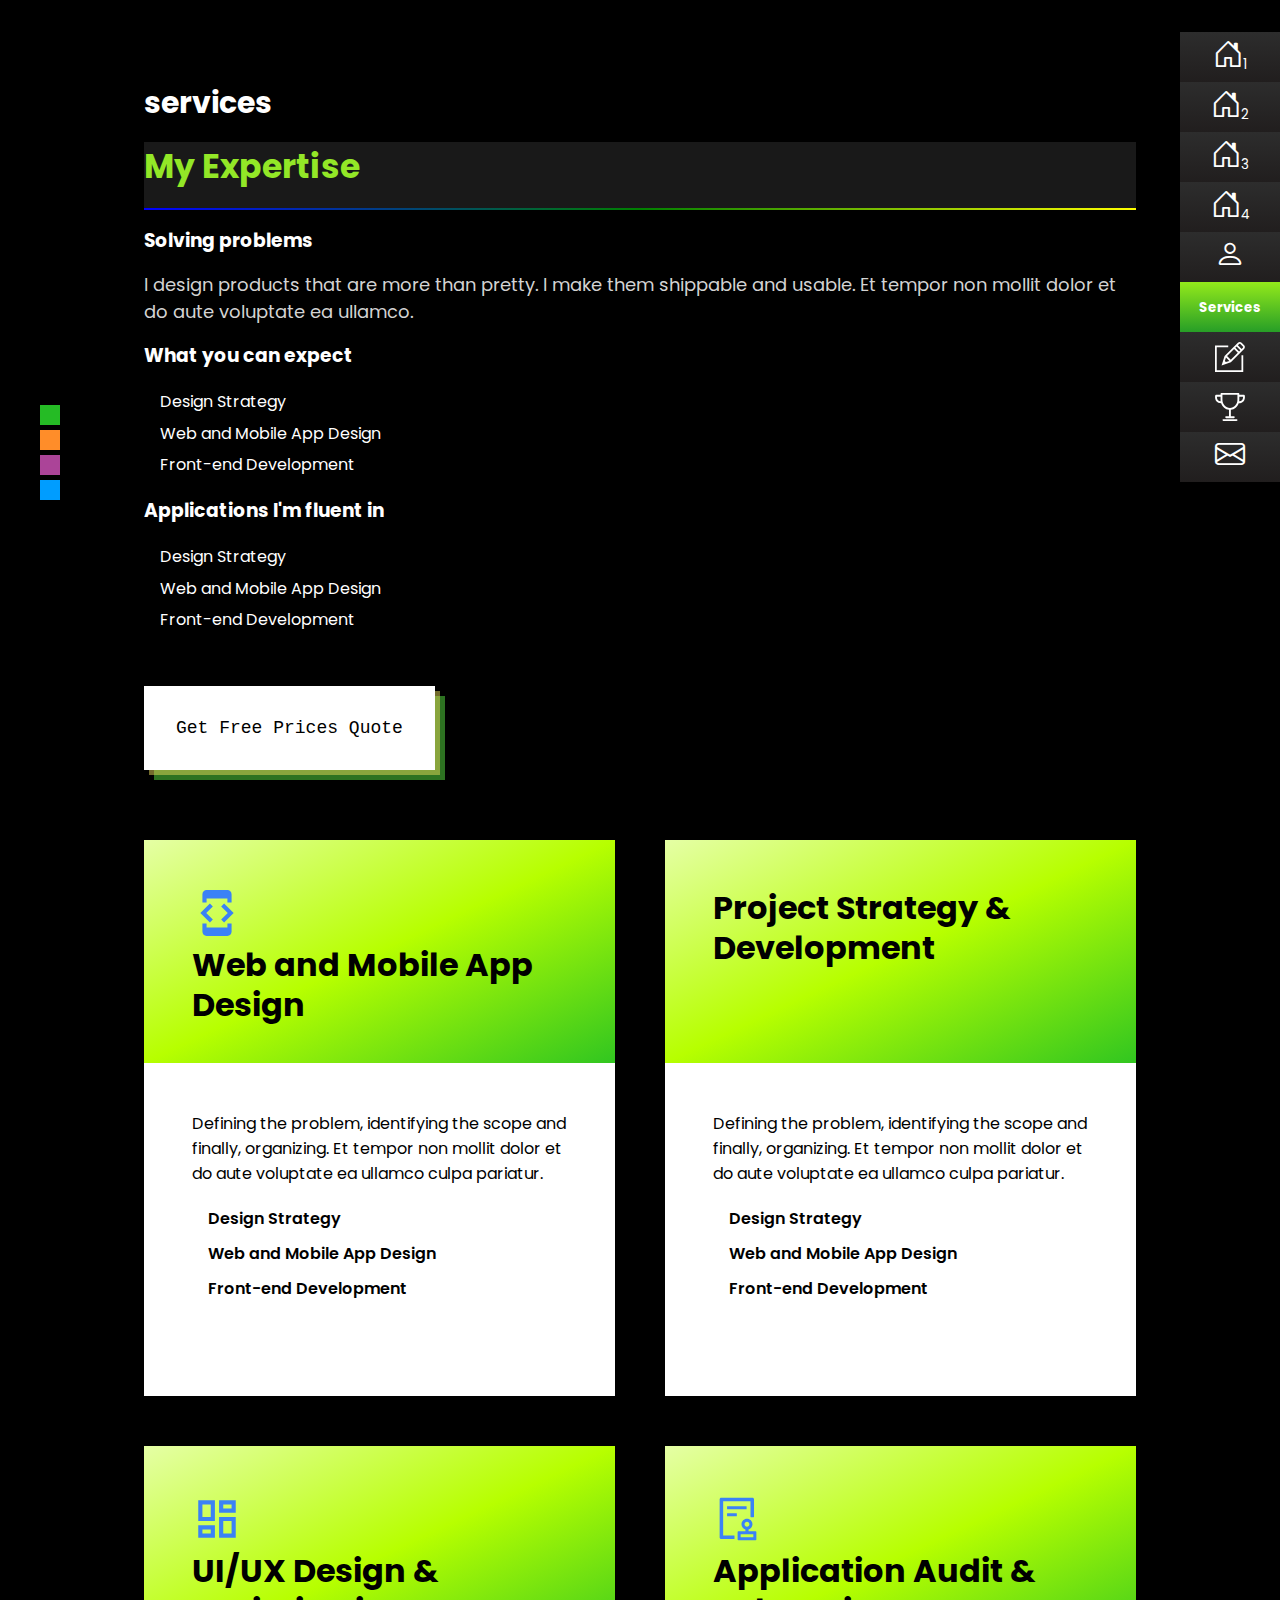
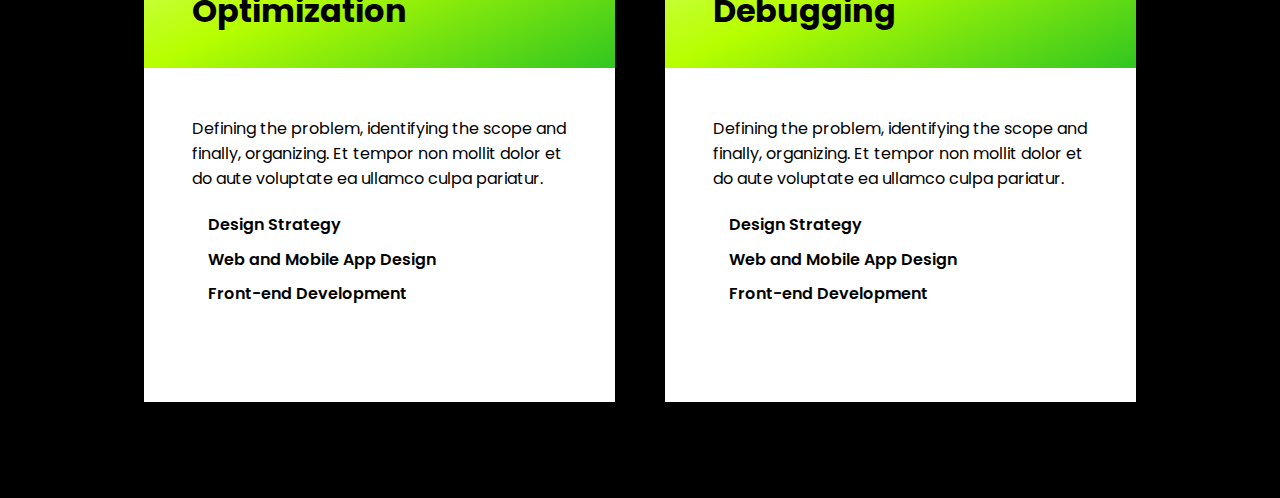
<file: services.html>
<!DOCTYPE html>
<html lang="en">

<head>
    <meta charset="UTF-8">
    <meta name="viewport" content="width=device-width, initial-scale=1.0">
    <title>Envatomarket</title>
    <link rel="stylesheet" href="./sass/style.css">
    <link rel="stylesheet" href="https://cdnjs.cloudflare.com/ajax/libs/font-awesome/6.4.2/css/all.min.css"
        integrity="sha512-z3gLpd7yknf1YoNbCzqRKc4qyor8gaKU1qmn+CShxbuBusANI9QpRohGBreCFkKxLhei6S9CQXFEbbKuqLg0DA=="
        crossorigin="anonymous" referrerpolicy="no-referrer" />
    <link rel="preconnect" href="https://fonts.googleapis.com">
    <link rel="preconnect" href="https://fonts.gstatic.com" crossorigin>
    <link
        href="https://fonts.googleapis.com/css2?family=Geologica:wght@100;200;300;500;900&family=Open+Sans:ital,wght@0,300;0,400;0,500;0,600;0,800;1,800&family=Poppins:wght@400;500;600;700;800&display=swap"
        rel="stylesheet">

    <!-- Bootsrtrap Icons CDN -->

    <link rel="stylesheet" href="https://cdn.jsdelivr.net/npm/bootstrap-icons@1.3.0/font/bootstrap-icons.css">
</head>

<body>
    <header id="home1">
        <nav class="navbar">
            <!-- <div class="nav_heading">
                <img src="./img/envato_market-dde916a48af7413e54aa058fe7ae6856752fca799da4bec355f00aea904bfa19.svg" alt="">
            </div>
            <div class="nav_btn">
                <a href="#">Buy now</a>
            </div> -->
        </nav>

        <div class="header_contant">
            <div class="header_child" id="header_child1">
                <div class="color">
                    <div class="color2"><i class="fa-solid fa-swatchbook"></i></div>
                    <div style="background-color: rgb(37, 187, 37);" class="color1"><a  class="color_1" id="color1"></a></div>
                    <div style="background-color: rgb(255, 141, 41);" class="color1"><a  class="color_2" id="color2"></a></div>
                    <div style="background-color: rgb(171, 68, 152);" class="color1"><a  class="color_3" id="color3"></a></div>
                    <div style="background-color:rgb(0, 157, 255);" class="color1"><a  class="color_4" id="color4"></a></div>
                </div>
            </div>
            <div class="header_contant_child" id="header_contant_child5" style="padding: 2rem 9rem;">
                <div class="header_child" id="header_child5">
                    <div class="services">
                        <div class="services_child_heading">
                            <h1>services</h1>
                            <h2>My Expertise</h2>
                            <h3>Solving problems</h3>
                            <p>I design products that are more than pretty. I make them shippable and usable. Et tempor non mollit dolor et do aute voluptate ea ullamco.</p>
                            <h3>What you can expect</h3>
                            <ul>
                                <li><i class="fa-solid fa-circle"></i> Design Strategy</li>
                                <li><i class="fa-solid fa-circle"></i> Web and Mobile App Design</li>
                                <li><i class="fa-solid fa-circle"></i> Front-end Development</li>
                            </ul>
                            <h3>Applications I'm fluent in</h3>
                            <ul>
                                <li><i class="fa-solid fa-circle"></i> Design Strategy</li>
                                <li><i class="fa-solid fa-circle"></i> Web and Mobile App Design</li>
                                <li><i class="fa-solid fa-circle"></i> Front-end Development</li>
                            </ul>
                            <div class="services_btn">
                                <a href="#">Get Free Prices Quote</a>
                            </div>

                        </div>
                        <div class="services_child_contant">
                            <div class="services_child_contant_child">
                                <div class="services_child_contant_child_1">
                                    <svg stroke="currentColor" fill="currentColor" stroke-width="0" viewBox="0 0 24 24" height="1em" width="50" xmlns="http://www.w3.org/2000/svg" class="relative z-10 mb-6 h-12 w-12 fill-accent"><path fill="none" d="M0 0h24v24H0z"></path><path d="M7 5h10v2h2V3c0-1.1-.9-1.99-2-1.99L7 1c-1.1 0-2 .9-2 2v4h2V5zm8.41 11.59L20 12l-4.59-4.59L14 8.83 17.17 12 14 15.17l1.41 1.42zM10 15.17L6.83 12 10 8.83 8.59 7.41 4 12l4.59 4.59L10 15.17zM17 19H7v-2H5v4c0 1.1.9 2 2 2h10c1.1 0 2-.9 2-2v-4h-2v2z"></path></svg>
                                    <h1>Web and Mobile App Design</h1>
                                </div>
                                <div class="services_child_contant_child_2">
                                    <p>Defining the problem, identifying the scope and finally, organizing. Et tempor non mollit dolor et do aute voluptate ea ullamco culpa pariatur.</p>
                                    <ul>
                                        <li> <i class="fa-solid fa-circle"></i> Design Strategy</li>
                                        <li> <i class="fa-solid fa-circle"></i> Web and Mobile App Design</li>
                                        <li> <i class="fa-solid fa-circle"></i> Front-end Development</li>
                                    </ul>
                                </div>
                            </div>
                            <div class="services_child_contant_child">
                                <div class="services_child_contant_child_1">
                                    <i class="fa-solid fa-rainbow"></i>
                                    <h1>Project Strategy & Development</h1>
                                </div>
                                <div class="services_child_contant_child_2">
                                    <p>Defining the problem, identifying the scope and finally, organizing. Et tempor non mollit dolor et do aute voluptate ea ullamco culpa pariatur.</p>
                                    <ul>
                                        <li> <i class="fa-solid fa-circle"></i> Design Strategy</li>
                                        <li> <i class="fa-solid fa-circle"></i> Web and Mobile App Design</li>
                                        <li> <i class="fa-solid fa-circle"></i> Front-end Development</li>
                                    </ul>
                                </div>
                            </div>
                            <div class="services_child_contant_child">
                                <div class="services_child_contant_child_1">
                                    <svg stroke="currentColor" fill="currentColor" stroke-width="0" viewBox="0 0 24 24" height="1em" width="50" xmlns="http://www.w3.org/2000/svg" class="relative z-10 mb-6 h-12 w-12 fill-accent"><path fill="none" d="M0 0h24v24H0V0z"></path><path d="M19 5v2h-4V5h4M9 5v6H5V5h4m10 8v6h-4v-6h4M9 17v2H5v-2h4M21 3h-8v6h8V3zM11 3H3v10h8V3zm10 8h-8v10h8V11zm-10 4H3v6h8v-6z"></path></svg>
                                    <h1>UI/UX Design & Optimization</h1>
                                </div>
                                <div class="services_child_contant_child_2">
                                    <p>Defining the problem, identifying the scope and finally, organizing. Et tempor non mollit dolor et do aute voluptate ea ullamco culpa pariatur.</p>
                                    <ul>
                                        <li> <i class="fa-solid fa-circle"></i> Design Strategy</li>
                                        <li> <i class="fa-solid fa-circle"></i> Web and Mobile App Design</li>
                                        <li> <i class="fa-solid fa-circle"></i> Front-end Development</li>
                                    </ul>
                                </div>
                            </div>
                            <div class="services_child_contant_child">
                                <div class="services_child_contant_child_1">
                                    <svg stroke="currentColor" fill="currentColor" stroke-width="0" viewBox="0 0 1024 1024" height="1em" width="50" xmlns="http://www.w3.org/2000/svg" class="relative z-10 mb-6 h-12 w-12 fill-accent"><path d="M296 250c-4.4 0-8 3.6-8 8v48c0 4.4 3.6 8 8 8h384c4.4 0 8-3.6 8-8v-48c0-4.4-3.6-8-8-8H296zm184 144H296c-4.4 0-8 3.6-8 8v48c0 4.4 3.6 8 8 8h184c4.4 0 8-3.6 8-8v-48c0-4.4-3.6-8-8-8zm-48 458H208V148h560v320c0 4.4 3.6 8 8 8h56c4.4 0 8-3.6 8-8V108c0-17.7-14.3-32-32-32H168c-17.7 0-32 14.3-32 32v784c0 17.7 14.3 32 32 32h264c4.4 0 8-3.6 8-8v-56c0-4.4-3.6-8-8-8zm440-88H728v-36.6c46.3-13.8 80-56.6 80-107.4 0-61.9-50.1-112-112-112s-112 50.1-112 112c0 50.7 33.7 93.6 80 107.4V764H520c-8.8 0-16 7.2-16 16v152c0 8.8 7.2 16 16 16h352c8.8 0 16-7.2 16-16V780c0-8.8-7.2-16-16-16zM646 620c0-27.6 22.4-50 50-50s50 22.4 50 50-22.4 50-50 50-50-22.4-50-50zm180 266H566v-60h260v60z"></path></svg>
                                    <h1>Application Audit & Debugging</h1>
                                </div>
                                <div class="services_child_contant_child_2">
                                    <p>Defining the problem, identifying the scope and finally, organizing. Et tempor non mollit dolor et do aute voluptate ea ullamco culpa pariatur.</p>
                                    <ul>
                                        <li> <i class="fa-solid fa-circle"></i> Design Strategy</li>
                                        <li> <i class="fa-solid fa-circle"></i> Web and Mobile App Design</li>
                                        <li> <i class="fa-solid fa-circle"></i> Front-end Development</li>
                                    </ul>
                                </div>
                            </div>
                        </div>
                        
                    </div>
                </div>
    
            </div>
            <div class="header_child" id="header_child3">
                <div class="icons">
                    <div class="icons1">
                        <div class="icons_child">
                            <div class="icons_child_1">
                                <a href="index.html">
                                    <h5>Home (1)</h5>
                                </a>
                            </div>
                            <a href="#"><i class="bi bi-house-door"></i><sub>1</sub></a>
                        </div>

                        <div class="icons_child">
                            <div class="icons_child_1">
                                <a href="home2.html">
                                    <h5>Home (2)</h5>
                                </a>
                            </div>
                            <a href="#"><i class="bi bi-house-door"></i><sub>2</sub></a>
                        </div>

                        <div class="icons_child">
                            <div class="icons_child_1">
                                <a href="home3.html">
                                    <h5>Home (3)</h5>
                                </a>
                            </div>
                            <a href="#"><i class="bi bi-house-door"></i><sub>3</sub></a>
                        </div>

                        <div class="icons_child">
                            <div class="icons_child_1">
                                <a href="home4.html">
                                    <h5>Home (4)</h5>
                                </a>
                            </div>
                            <a href="#"><i class="bi bi-house-door"></i><sub>4</sub></a>
                        </div>

                        <div class="icons_child">
                            <div class="icons_child_1">
                                <a href="about.html">
                                    <h5>About</h5>
                                </a>
                            </div>
                            <a href="#"><i class="bi bi-person"></i></a>
                        </div>

                        <div class="icons_child  active">
                            <div class="icons_child_1">
                                <a href="services.html">
                                    <h5>Services</h5>
                                </a>
                            </div>
                            <a href="#"><i class="bi bi-bag"></i></a>
                        </div>

                        <div class="icons_child">
                            <div class="icons_child_1">
                                <a href="article.html">
                                    <h5>Articles</h5>
                                </a>
                            </div>
                            <a class="h-16 md:h-auto relative z-20 flex flex-col items-center justify-center md:py-4 bg-gradient-to-tr transition-all duration-300 from-omega-900 text-white group md:hover:from-accent-700 md:hover:to-accent"
                                aria-label="Articles" href="/blog">
                                <div
                                    class="absolute right-full top-0 h-full min-w-max px-4 hidden items-center bg-accent text-sm font-medium text-white md:flex invisible translate-x-10 opacity-0 transition-all duration-300 group-hover:visible group-hover:translate-x-0 group-hover:opacity-100">
                                </div><span
                                    class="absolute top-0 right-0 hidden h-full w-1 bg-white/25 opacity-0 transition-opacity group-hover:opacity-100 md:block"></span><svg
                                    stroke="currentColor" fill="currentColor" stroke-width="0" version="1.1"
                                    viewBox="0 0 17 17" class="relative z-20 h-6 w-6" height="1em" width="1em"
                                    xmlns="http://www.w3.org/2000/svg">
                                    <g></g>
                                    <path
                                        d="M16.499 1.843l-1.403-1.403c-0.566-0.566-1.555-0.566-2.122 0l-7.536 7.536-1.722 5.287 5.249-1.765 7.534-7.534c0.283-0.283 0.439-0.66 0.439-1.061s-0.156-0.777-0.439-1.060zM5.584 10.758l0.638-1.957 1.92 1.919-1.942 0.653-0.616-0.615zM6.832 7.996l3.986-3.986 2.11 2.11-3.986 3.986-2.11-2.11zM11.525 3.303l0.729-0.729 2.11 2.11-0.729 0.729-2.11-2.11zM15.792 3.257l-0.72 0.721-2.11-2.11 0.72-0.721c0.19-0.189 0.519-0.189 0.707 0l1.403 1.403c0.094 0.095 0.146 0.22 0.146 0.354s-0.052 0.258-0.146 0.353zM15 7.5h1v9.5h-16v-15h7.5v1h-6.5v13h14v-8.5z">
                                    </path>
                                </svg><span class="mt-1 text-center text-xs md:hidden"></span>
                            </a>
                        </div>

                        <div class="icons_child">
                            <div class="icons_child_1">
                                <a href="project.html">
                                    <h5>Projects</h5>
                                </a>
                            </div>
                            <a href="#">
                                <svg stroke="currentColor" fill="currentColor" stroke-width="0" viewBox="0 0 1024 1024"
                                    class="relative z-20 h-6 w-6" height="1em" width="1em"
                                    xmlns="http://www.w3.org/2000/svg">
                                    <path
                                        d="M735.808 927.872H285.872c-17.68 0-32 14.32-32 32s14.32 32 32 32h449.936c17.68 0 32-14.32 32-32s-14.304-32-32-32zm281.502-806.24c-3.024-14.88-16.16-25.568-31.343-25.568H829.343V64.128c0-17.68-14.32-32-32-32H221.807c-17.68 0-32 14.32-32 32v31.936H38.031c-15.183 0-28.32 10.688-31.344 25.568-.944 4.624-22.4 116.752 39.904 193.152 35.84 43.92 90.607 66.928 162.495 68.976C250.078 504.912 353.15 594.624 477.278 608v222.912H381.5c-17.68 0-32 14.32-32 32s14.32 32 32 32H640.19c17.68 0 32-14.32 32-32s-14.32-32-32-32h-98.912v-222.88c124.336-13.12 227.632-102.8 268.736-224.08 74.336-1.088 130.736-24.24 167.393-69.168 62.304-76.416 40.848-188.528 39.904-193.152zM96.401 274.56c-28.336-34.496-31.184-85.41-29.744-114.497H189.81v108.032c0 17.296 1.6 34.16 3.936 50.769-43.68-4.08-76.447-18.832-97.344-44.304zm668.944-6.465c0 153.088-114.721 277.663-255.713 277.663-141.056 0-255.808-124.56-255.808-277.663V96.127H765.36v171.968h-.015zm162.255 6.463c-21.68 26.432-56.032 41.488-102.272 44.864 2.384-16.784 4.016-33.84 4.016-51.328V160.062h128c1.44 29.12-1.408 80-29.744 114.496z">
                                    </path>
                                </svg> </a>
                        </div>

                        <div class="icons_child">
                            <div class="icons_child_1">
                                <a href="contact.html">
                                    <h5>Contact</h5>
                                </a>
                            </div>
                            <a href="#"><i class="bi bi-envelope"></i></a>
                        </div>
                    </div>
                    <div class="icons2">
                        <div class="icons_child2">
                            <a href="#"><i class="fa-brands fa-twitter"></i></a>
                        </div>
                        <div class="icons_child2">
                            <a href="#"><i class="fa-brands fa-instagram"></i></a>
                        </div>
                        <div class="icons_child2">
                            <a href="#"><i class="fa-brands fa-linkedin"></i></a>
                        </div>
                        <div class="icons_child2">
                            <a href="#"><i class="fa-brands fa-facebook"></i></a>
                        </div>
                    </div>
                </div>
            </div>

        </div>
    </header>


    <script src="./index.js"></script>
</body>

</html>
</file>
<file: sass/style.css>
html[data-theme=green] {
  --primary: #93e727;
  --primary2: #31c620;
  --primary3: rgb(147, 233, 27);
  --primary4: rgb(39, 158, 39);
  --primary5: rgba(229, 215, 90, 0.5);
  --primary6: rgba(90, 228, 66, 0.5);
  --a_btn: rgba(34, 197, 94, 0.202);
  --a_btn2: rgba(34, 197, 94, 0.302);
  --linear-gradient2: rgb(229, 255, 165), rgb(183, 255, 0), #31c620;
  --boder-linear-gradient: blue, green, yellow;
  --box-shadow: var(--primary5) 5px 5px, var(--primary6) 10px 10px;
  --secondary: rgb(59, 130, 246);
  --btn_white: white;
  --linear-gradient: var(--primary3), var(--primary4);
  --linear-gradient3: rgba(0, 0, 0, 1), var(--primary2), var(--primary), rgba(255, 251, 0, 0.851);
  --scrollbar-color: var(--primary3) var(--primary4);
  --bg_color: black;
  --bg_color2: #262626;
  --text_color: white;
  --btn_color: white;
}

html[data-theme=yellow] {
  --primary: orange;
  --primary3: orange;
  --primary4: rgb(255, 98, 0);
  --primary2: rgb(255, 98, 0);
  --primary5: rgba(255, 166, 0, 0.431);
  --primary6: rgb(255, 68, 0);
  --a_btn: rgba(255, 98, 0, 0.198);
  --a_btn2: rgba(255, 98, 0, 0.151);
  --linear-gradient2: rgb(238, 173, 133), rgb(255, 98, 0), rgb(255, 68, 0);
  --boder-linear-gradient: blue, rgb(255, 68, 0), rgb(255, 98, 0);
  --box-shadow: var(--primary5) 5px 5px, var(--primary6) 10px 10px;
  --secondary: rgb(59, 130, 246);
  --btn_white: white;
  --linear-gradient: var(--primary3), var(--primary4);
  --linear-gradient3: rgba(0, 0, 0, 1), var(--primary2), var(--primary), rgba(255, 251, 0, 0.851);
  --scrollbar-color: var(--primary3) var(--primary4);
  --bg_color: black;
  --bg_color2: #262626;
  --text_color: white;
  --btn_color: white;
}

html[data-theme=pink] {
  --primary: rgb(241, 42, 204);
  --primary3: rgb(239, 98, 213);
  --primary4: rgb(102, 27, 109);
  --primary2: rgb(182, 21, 197);
  --primary5: rgba(247, 50, 211, 0.623);
  --primary6: rgba(241, 42, 204, 0.361);
  --a_btn: rgba(241, 42, 204, 0.194);
  --a_btn2: rgba(241, 42, 204, 0.503);
  --linear-gradient2: rgb(241, 163, 226), rgb(240, 107, 216), rgb(240, 107, 216);
  --boder-linear-gradient: blue, rgb(240, 107, 216), rgb(246, 36, 207)
  --box-shadow: var(--primary5) 5px 5px, var(--primary6) 10px 10px;
  --secondary: rgb(59, 130, 246);
  --btn_white: white;
  --linear-gradient: var(--primary3), var(--primary4);
  --linear-gradient3: rgba(0, 0, 0, 1), var(--primary2), var(--primary), rgba(255, 251, 0, 0.851);
  --scrollbar-color: var(--primary3) var(--primary4);
  --bg_color: black;
  --bg_color2: #262626;
  --text_color: white;
  --btn_color: white;
}

html[data-theme=blue] {
  --primary: rgb(59, 130, 246);
  --primary3: rgb(59, 130, 246);
  --primary4: rgb(38, 78, 143);
  --primary2: rgb(59, 130, 246);
  --primary5: rgba(59, 131, 246, 0.608);
  --primary6: rgba(59, 131, 246, 0.476);
  --a_btn: rgba(59, 131, 246, 0.209);
  --a_btn2: rgba(59, 131, 246, 0.335);
  --linear-gradient2: rgb(135, 178, 247), rgb(71, 134, 237), rgb(0, 98, 255);
  --boder-linear-gradient: red, rgb(0, 98, 255), rgb(108, 159, 240)
      --box-shadow: var(--primary5) 5px 5px, var(--primary6) 10px 10px;
  --secondary: rgb(59, 130, 246);
  --btn_white: white;
  --linear-gradient: var(--primary3), var(--primary4);
  --linear-gradient3: rgba(0, 0, 0, 1), var(--primary2), var(--primary), rgba(255, 251, 0, 0.851);
  --scrollbar-color: var(--primary3) var(--primary4);
  --bg_color: black;
  --bg_color2: #262626;
  --text_color: white;
  --btn_color: white;
}

* {
  margin: 0;
  padding: 0;
}

body {
  font-family: "Geologica", sans-serif;
  font-family: "Open Sans", sans-serif;
  font-family: "Poppins", sans-serif;
  box-sizing: border-box;
  background-color: var(--bg_color);
  color: var(--text_color);
  overflow-x: hidden;
}
body a {
  text-decoration: none;
}

/* Works on Firefox */
* {
  scrollbar-width: thin;
  scrollbar-color: var(--scrollbar-color) !important;
}

/* Works on Chrome, Edge, and Safari */
*::-webkit-scrollbar {
  width: 12px;
}

*::-webkit-scrollbar-track {
  background: linear-gradient(var(--scrollbar-color));
}

*::-webkit-scrollbar-thumb {
  background: linear-gradient(var(--scrollbar-color));
  border-radius: 20px;
  border: 3px solid var(--primary3);
}

.navbar {
  background-color: var(--bg_color);
  position: fixed;
  z-index: 100;
  height: 20px;
  width: 98.1%;
  display: grid;
  grid-template-columns: repeat(2, 1fr);
  gap: 10px;
  padding: 0rem 1rem;
}
.navbar .nav_heading img {
  width: 150px;
  height: 50px;
}
.navbar .nav_btn {
  text-align: end;
  padding: 1rem 0 0 0;
  justify-content: center;
}
.navbar .nav_btn a {
  padding: 0.4rem 1rem;
  background-color: var(--primary);
  color: var(--btn_white);
  border-radius: 3px;
  font-size: 14px;
  transition: all 0.5s;
}
.navbar .nav_btn a:hover {
  transition: all 0.5s;
}

header .header_contant {
  display: grid;
  padding: 0rem 0rem;
  padding-bottom: 2rem;
}
header .header_contant #header_child1 {
  position: fixed;
  width: 100px;
  height: 100%;
  background-color: var(--bg_color);
}
header .header_contant #header_child1 .color {
  height: 100%;
  width: 100px;
  display: flex;
  flex-direction: column;
  align-items: center;
  justify-content: center;
}
header .header_contant #header_child1 .color .color2 i {
  color: gray;
  transition: all 0.5s;
}
header .header_contant #header_child1 .color .color2 i:hover {
  color: white;
  transition: all 0.5s;
}
header .header_contant #header_child1 .color .color1 {
  width: 20px;
  height: 20px;
  margin-top: 5px;
  cursor: pointer;
}
header .header_contant #header_child1 .color .color1:hover {
  transform: scaleX(1.5);
  transform-origin: right;
  transition: all 0.5s;
}
header .header_contant #header_child1 .color .color1 a {
  padding: 0px 9px;
  margin-top: 2px;
}
header .header_contant #header_child3 {
  position: fixed;
  padding: 2rem 0;
  width: 100px;
  height: 100%;
  background-color: var(--bg_color);
  right: 0;
  overflow-x: hidden;
  scrollbar-gutter: 20;
}
header .header_contant #header_child3 .icons {
  display: grid;
  grid-template-columns: repeat(1, 1fr);
  gap: 10;
  height: 100%;
  width: 80%;
}
header .header_contant #header_child3 .icons .icons1 {
  text-align: center;
}
header .header_contant #header_child3 .icons .icons1 .active {
  transition: all 0.5s;
  background: linear-gradient(var(--linear-gradient)) !important;
}
header .header_contant #header_child3 .icons .icons1 .active .icons_child_1 {
  transform: translateX(0) !important;
  transition: all 0.5s;
}
header .header_contant #header_child3 .icons .icons1 .active a i {
  color: black;
}
header .header_contant #header_child3 .icons .icons1 .active a sub {
  color: black;
}
header .header_contant #header_child3 .icons .icons1 .icons_child {
  background: linear-gradient(rgb(45, 45, 45), rgb(33, 30, 30));
  width: 100px;
  height: 50px;
  transition: all 1s;
}
header .header_contant #header_child3 .icons .icons1 .icons_child:hover .icons_child_1 {
  transform: translateX(0);
  transition: all 0.5s;
}
header .header_contant #header_child3 .icons .icons1 .icons_child .icons_child_1 {
  width: 100px;
  height: 50px;
  transition: all 0.5s;
  transform: translateX(110px);
  background: linear-gradient(var(--linear-gradient)) !important;
  position: absolute;
}
header .header_contant #header_child3 .icons .icons1 .icons_child .icons_child_1 h5 {
  padding-top: 1rem;
}
header .header_contant #header_child3 .icons .icons1 .icons_child:hover {
  transition: all 1s;
}
header .header_contant #header_child3 .icons .icons1 .icons_child a {
  color: white;
  margin-top: 10px;
}
header .header_contant #header_child3 .icons .icons1 .icons_child a i {
  font-size: 30px;
  font-weight: 200;
}
header .header_contant #header_child3 .icons .icons1 .icons_child a svg {
  font-size: 30px;
  margin-top: 10px;
}
header .header_contant #header_child3 .icons .icons2 {
  text-align: center;
  display: flex;
  flex-direction: column;
  justify-content: start;
}
header .header_contant #header_child3 .icons .icons2 .icons_child2 a {
  color: gray;
}
header .header_contant #header_child3 .icons .icons2 .icons_child2 a:hover {
  color: var(--primary3);
  transition: all 0.5s;
}
header .header_contant #header_child3 .icons .icons2 .icons_child2 a i {
  margin-top: 10px;
  font-size: 25px;
}
header .header_contant .header_contant_child {
  padding: 10rem 10rem 2rem 10rem;
  height: auto;
}
header .header_contant .header_contant_child .sponcers {
  display: flex;
  flex-direction: row;
  justify-content: space-between;
  padding: 6rem 0 0 0;
  width: 99%;
  flex-wrap: wrap;
  justify-content: center;
  align-items: center;
}
header .header_contant .header_contant_child .sponcers div {
  margin-top: 1rem;
  justify-content: space-between;
}
header .header_contant .header_contant_child .sponcers div h2 {
  font-size: 30px;
  padding-top: 0.5rem;
}
header .header_contant #header_child2 {
  display: grid;
  grid-template-columns: repeat(2, 1fr);
  gap: 20px;
}
header .header_contant #header_child2 .header_child_1 {
  padding-bottom: 2rem;
}
header .header_contant #header_child2 .header_child_1 h1 {
  font-size: 3.75rem;
  font-weight: 600;
  font-family: ui-monospace, SFMono-Regular, Menlo, Monaco, Consolas, Liberation Mono, Courier New, monospace;
}
header .header_contant #header_child2 .header_child_1 h1 i {
  font-size: 40px;
}
header .header_contant #header_child2 .header_child_1 h2 {
  font-size: 55px;
  padding-top: 1rem;
  line-height: 60px;
  color: var(--primary);
}
header .header_contant #header_child2 .header_child_1 h2 span {
  color: lightgray;
}
header .header_contant #header_child2 .header_child_1 p {
  padding: 2rem 0;
  font-size: 17px;
}
header .header_contant #header_child2 .header_child_1 .header_child_btn {
  padding: 10rem 0 0 0;
}
header .header_contant #header_child2 .header_child_1 .header_child_btn a {
  padding: 2rem 2rem;
  font-family: ui-monospace, SFMono-Regular, Menlo, Monaco, Consolas, Liberation Mono, Courier New, monospace;
  background-color: var(--btn_color) !important;
  color: black;
  font-size: 18px;
  transition: all 0.2s;
  box-shadow: var(--box-shadow) !important;
}
header .header_contant #header_child2 .header_child_1 .header_child_btn a:hover {
  box-shadow: none;
  transition: all 0.2s;
  margin-top: 15px;
  margin-left: 15px;
}
header .header_contant #header_child2 .header_child_1 .projectes {
  display: grid;
  grid-template-columns: repeat(3, 1fr);
  gap: 50px;
  z-index: 50;
  width: 50rem;
  padding: 1rem 2rem;
  position: absolute;
  background-color: var(--bg_color2) !important;
  background: linear-gradient(#222, #222), linear-gradient(to right, var(--boder-linear-gradient));
  background-origin: padding-box, border-box;
  background-repeat: no-repeat;
  /* this is important */
  border-top: 2px solid transparent !important;
}
header .header_contant #header_child2 .header_child_1 .projectes .projectes_child {
  display: grid;
  grid-template-columns: repeat(2, 1fr);
  gap: 0px;
  grid-template-columns: 15% 80%;
}
header .header_contant #header_child2 .header_child_1 .projectes .projectes_child .text {
  margin-top: 1rem;
  text-align: center;
  justify-content: center;
  margin-left: 5rem;
}
header .header_contant #header_child2 .header_child_1 .projectes .projectes_child #text1 {
  margin: 0 1.5rem;
  padding-left: 1rem;
  padding: 0.7rem;
}
header .header_contant #header_child2 .header_child_1 .projectes .projectes_child #text2 {
  padding-left: 0;
  margin-left: 3rem;
}
header .header_contant #header_child2 .header_child_1 .projectes .projectes_child #text3 {
  width: 200px;
  margin-left: 0;
  padding-top: 0.7rem;
}
header .header_contant #header_child2 #header_child_2 {
  background-image: linear-gradient(rgba(0, 0, 0, 0), rgba(0, 0, 0, 0)), url("../img/hero.jpg");
  background-attachment: initial;
  background-size: cover;
  background-repeat: no-repeat;
  box-shadow: 10px 10px white;
}

header .header_contant .header_child #header_child_2_img2 {
  box-shadow: 10px 2px var(--primary);
  align-items: center;
}
header .header_contant .header_child #header_child_2_img2 img {
  height: 80%;
  margin-left: -10%;
}
header .header_contant .header_child .header_child_1 pre[class*=language-] {
  margin-top: 2rem;
  margin-bottom: 2rem;
  border-radius: 0;
  font-family: ui-monospace, SFMono-Regular, Menlo, Monaco, Consolas, Liberation Mono, Courier New, monospace;
  font-size: 1rem;
}
header .header_contant .header_child .header_child_1 code[class*=language-],
header .header_contant .header_child .header_child_1 pre[class*=language-] {
  text-align: left;
  color: #eee;
  background: var(--bg_color);
}
header .header_contant .header_child .header_child_1 .highlight-line {
  background-color: rgba(55, 65, 81, 0.5);
  border-left: 4px solid var(--secondary);
}
header .header_contant .header_child .header_child_1 .code-line {
  display: block;
  padding-left: 16px;
  padding-right: 16px;
  line-height: 10px;
}
header .header_contant .header_child .header_child_1 .token.string {
  color: #a5e844;
}
header .header_contant .header_child .header_child_1 .token.keyword {
  color: #c792ea;
}
header .header_contant .header_child .header_child_1 .token.operator {
  color: #89ddff;
}
header .header_contant .header_child .header_child_1 .token.punctuation {
  color: #89ddff;
}
header .header_contant .header_child .header_child_1 .line-number::before {
  display: inline-block;
  width: 1rem;
  text-align: right;
  margin-right: 16px;
  margin-left: -8px;
  color: rgba(156, 163, 175, 0.3);
  content: attr(line);
}

header .header_contant #header_child2 .header_child_1 #projectes2 {
  grid-template-columns: repeat(2, 1fr);
}
header .header_contant #header_child2 .header_child_1 #projectes2 #projectes_child_3 #text3 {
  padding-left: 4rem;
}

header .header_contant #header_child2 .header_child_1 #header_child_btn2 {
  padding-top: 20rem;
}

header .header_contant #header_child2 .header_child_1 .btn {
  display: grid;
  grid-template-columns: repeat(2, 1fr);
}

header .header_contant #header_child2 .header_child_1 .btn .header_child_btn2 {
  padding-top: 20rem;
}
header .header_contant #header_child2 .header_child_1 .btn .header_child_btn2 a {
  font-size: 20px;
  color: white;
  transition: all 0.5s;
}
header .header_contant #header_child2 .header_child_1 .btn .header_child_btn2 a:hover {
  border-bottom: 3px solid var(--primary);
  transition: all 0.5s;
}

header .header_contant .home3_header_child {
  text-align: center;
  justify-content: center;
  align-items: center;
}
header .header_contant .home3_header_child .header_child_1 h2 {
  font-size: 80px !important;
  padding-bottom: 1rem;
}
header .header_contant .home3_header_child .header_child_1 h1 {
  padding-top: 1rem;
}
header .header_contant .home3_header_child .header_child_1 .header_child_btn {
  padding-top: 4rem !important;
}
header .header_contant #header_child_img3 {
  background: linear-gradient(var(--linear-gradient)) !important;
  width: 400px;
  height: 350px;
  border-radius: 100%;
}
header .header_contant #header_child_img3 img {
  width: 400px;
  height: 450px;
  margin-left: -20%;
  margin-top: -10%;
}

header .header_contant #header_child2 .header_child_1 .projectes3 {
  width: auto;
  border-top: none;
  grid-template-columns: repeat(4, 1fr);
  background: linear-gradient(#222, #222), linear-gradient(to right var(--boder-linear-gradient));
  background-origin: padding-box, border-box;
  background-repeat: no-repeat;
  /* this is important */
  border-bottom: 2px solid transparent;
}
header .header_contant #header_child2 .header_child_1 .projectes3 .projectes_child {
  text-align: center;
  grid-template-columns: repeat(1, 1fr);
}
header .header_contant #header_child2 .header_child_1 .projectes3 .projectes_child .text {
  width: auto !important;
  margin: 0 !important;
  padding: 0 !important;
}

.section_Featured {
  padding: 1rem 7rem;
  padding-bottom: 2rem;
  background-color: #191919;
}
.section_Featured .Featured_heading {
  text-align: center;
}
.section_Featured .Featured_heading h1 {
  padding: 1rem 0;
  font-size: 35px;
  background: linear-gradient(to right, var(--primary), var(--primary), var(--primary2), var(--primary2));
  -webkit-text-fill-color: transparent;
  -webkit-background-clip: text;
}
.section_Featured .featured_contant {
  padding: 4rem 2rem;
  display: grid;
  grid-template-columns: repeat(2, 1fr);
  gap: 20px;
}
.section_Featured .featured_contant .featured_contant_child {
  display: grid;
  grid-template-columns: 40% 60%;
  transition: all 0.5s;
  background-color: #262626;
  box-shadow: 0 10px 15px -3px rgba(0, 0, 0, 0.1), 0 4px 6px -4px rgba(0, 0, 0, 0.1);
}
.section_Featured .featured_contant .featured_contant_child:hover .featured_child_img img {
  transform: scale(1.1);
  transition: all 0.5s;
}
.section_Featured .featured_contant .featured_contant_child:hover .featured_child_contant .featured_child_heading h2 {
  color: var(--primary);
  transition: all 0.5s;
}
.section_Featured .featured_contant .featured_contant_child .featured_child_img {
  overflow: hidden;
  transition: all 0.5s;
}
.section_Featured .featured_contant .featured_contant_child .featured_child_img img {
  width: 100%;
  height: 100%;
}
.section_Featured .featured_contant .featured_contant_child .featured_child_contant {
  padding: 1rem;
}
.section_Featured .featured_contant .featured_contant_child .featured_child_contant .featured_child_btn {
  display: grid;
  grid-template-columns: repeat(2, 1fr);
  gap: 0;
}
.section_Featured .featured_contant .featured_contant_child .featured_child_contant .featured_child_btn .featured_child_date {
  text-align: end;
  font-size: 12px;
  color: gray;
  font-family: "Lucida Sans", "Lucida Sans Regular", "Lucida Grande", "Lucida Sans Unicode", Geneva, Verdana, sans-serif;
}
.section_Featured .featured_contant .featured_contant_child .featured_child_contant .featured_child_btn a {
  font-size: 12px;
  color: var(--primary2);
  padding: 0.5rem;
  font-family: "Lucida Sans", "Lucida Sans Regular", "Lucida Grande", "Lucida Sans Unicode", Geneva, Verdana, sans-serif;
  background-color: var(--a_btn);
}
.section_Featured .featured_contant .featured_contant_child .featured_child_contant .featured_child_btn a:hover {
  background-color: var(--a_btn2);
  transition: all 0.5s;
}
.section_Featured .featured_contant .featured_contant_child .featured_child_contant .featured_child_heading {
  transition: all 0.5s;
}
.section_Featured .featured_contant .featured_contant_child .featured_child_contant .featured_child_heading h2 {
  font-size: 20px;
  padding-top: 1rem;
}

header .header_contant #header_child2 .header_child_1 h4 {
  font-size: 25px;
  padding: 1rem 0;
  color: gray;
  display: inline-block;
  background: linear-gradient(#191919, #191919), linear-gradient(to right, var(--boder-linear-gradient));
  background-origin: padding-box, border-box;
  background-repeat: no-repeat;
  /* this is important */
  border-bottom: 2px solid transparent;
}
header .header_contant #header_child2 .header_child_1 #projectes4 {
  margin-top: 5rem;
  background: linear-gradient(var(--primary), var(--primary2));
  color: black;
}

header .header_contant .header_contant_child #header_child4 {
  display: grid;
  grid-template-columns: 40% 60%;
}
header .header_contant .header_contant_child #header_child4 .about_img {
  background-image: linear-gradient(rgba(0, 0, 0, 0.5), rgb(0, 0, 0)), url("../img/about.jpg");
  background-attachment: initial;
  background-size: cover;
  background-repeat: no-repeat;
  display: grid;
  grid-template-rows: repeat(2, 1fr);
  padding: 2rem;
  text-align: center;
}
header .header_contant .header_contant_child #header_child4 .about_img h1 {
  background-color: black;
  padding: 1rem 2rem;
  display: inline-block;
  font-size: 35px;
}
header .header_contant .header_contant_child #header_child4 .about_img .about_img_heading {
  display: flex;
  flex-direction: column;
  justify-content: end;
}
header .header_contant .header_contant_child #header_child4 .about_img .about_img_heading h2 {
  font-size: 50px;
  line-height: 50px;
}
header .header_contant .header_contant_child #header_child4 .about_img .about_img_heading p {
  font-size: 20px;
  padding: 1rem 0;
}
header .header_contant .header_contant_child #header_child4 .about_img .about_img_heading a {
  position: relative;
  padding: 2rem 2rem;
  font-family: ui-monospace, SFMono-Regular, Menlo, Monaco, Consolas, Liberation Mono, Courier New, monospace;
  background-color: white;
  color: black;
  font-size: 18px;
  transition: all 0.2s;
  box-shadow: var(--box-shadow);
  margin-top: 15px;
}
header .header_contant .header_contant_child #header_child4 .about_img .about_img_heading a:hover {
  box-shadow: none;
  transition: all 0.2s;
  margin-top: 15px;
  margin-left: 15px;
}
header .header_contant .header_contant_child #header_child4 .about_contant {
  background-color: rgb(39, 39, 42);
  padding: 2rem 2rem;
}
header .header_contant .header_contant_child #header_child4 .about_contant .about_heading {
  padding-bottom: 3rem;
}
header .header_contant .header_contant_child #header_child4 .about_contant .about_heading h2 {
  font-size: 30px;
}
header .header_contant .header_contant_child #header_child4 .about_contant .about_heading h1 {
  font-size: 35px;
  color: var(--primary);
}
header .header_contant .header_contant_child #header_child4 .about_contant .about_heading h1 i {
  font-size: 25px;
  padding-right: 0.2rem;
  color: gray;
}
header .header_contant .header_contant_child #header_child4 .about_contant h3 {
  border-left: 3px solid var(--primary);
  padding: 0.2rem 1rem;
  margin-top: 1rem;
}
header .header_contant .header_contant_child #header_child4 .about_contant .about_text {
  padding-top: 2rem;
}
header .header_contant .header_contant_child #header_child4 .about_contant .about_text .text_child_1 h1 {
  font-size: 25px;
}
header .header_contant .header_contant_child #header_child4 .about_contant .about_text .text_child_1 h1 span {
  color: gray;
}
header .header_contant .header_contant_child #header_child4 .about_contant .about_text .text_child_1 p {
  padding: 1rem 0;
  color: lightgrey;
}
header .header_contant .header_contant_child #header_child4 .about_contant .end {
  padding-bottom: 1rem;
  border-bottom: 1px solid rgba(80, 80, 80, 0.521);
  display: grid;
  grid-template-columns: repeat(3, 1fr);
  gap: 10px 1fr;
}
header .header_contant .header_contant_child #header_child4 .about_contant .end .end_child {
  padding: 1rem 0 0 0;
  display: grid;
  grid-template-columns: repeat(2, 1fr);
  gap: 10px;
}
header .header_contant .header_contant_child #header_child4 .about_contant .end .end_child .end_child_icon {
  display: flex;
  gap: 20px;
  margin-left: 10px;
}
header .header_contant .header_contant_child #header_child4 .about_contant .end .end_child .end_child_icon div i {
  font-size: 25px;
}
header .header_contant .header_contant_child #header_child4 .about_contant .end .end_child .end_child_icon div svg {
  font-size: 25px !important;
}
header .header_contant .header_contant_child #header_child4 .about_contant .end .end_child .boxes {
  display: flex;
  justify-content: end;
}
header .header_contant .header_contant_child #header_child4 .about_contant .end .end_child .boxes .active {
  background-color: var(--secondary) !important;
}
header .header_contant .header_contant_child #header_child4 .about_contant .end .end_child .boxes .boxes_1 {
  width: 15px;
  height: 15px;
  background-color: rgb(63, 63, 70);
  margin: 1px;
}
header .header_contant .header_contant_child .info {
  background-color: white;
  padding: 4rem;
  color: black;
  display: grid;
  grid-template-columns: repeat(2, 1fr);
  gap: 80px;
}
header .header_contant .header_contant_child .info .info_child h1 {
  padding: 1rem 0;
}
header .header_contant .header_contant_child .info .info_child .progrees_bar {
  width: 100%;
  height: 5px;
  background: linear-gradient(to right, var(--linear-gradient3));
  margin-bottom: 2rem;
}
header .header_contant .header_contant_child .info .info_child .info_list {
  display: grid;
  grid-template-columns: repeat(2, 1fr);
  gap: 10px;
  grid-template-columns: 70% 30%;
  border-bottom: 1px solid lightgray;
  padding: 1rem 0;
  color: gray;
}
header .header_contant .header_contant_child .info .info_child .info_list .info_heading h3 {
  color: black;
  font-weight: 400;
  padding-bottom: 1rem;
}
header .header_contant .header_contant_child .info .info_child .info_list .info_date {
  text-align: center;
}

header .header_contant .header_contant_child #header_child5 .services {
  display: grid;
  grid-template-columns: repeat(2, 1fr);
  gap: 20px;
  grid-template-columns: 30% 70%;
  padding: 2rem 0;
}
header .header_contant .header_contant_child #header_child5 .services .services_child_heading h1 {
  font-size: 30px;
  padding: 1rem 0;
}
header .header_contant .header_contant_child #header_child5 .services .services_child_heading h2 {
  font-size: 33px;
  color: var(--primary);
  padding: 0rem 0 1rem 0;
}
header .header_contant .header_contant_child #header_child5 .services .services_child_heading h3 {
  padding: 1rem 0;
}
header .header_contant .header_contant_child #header_child5 .services .services_child_heading p {
  font-size: 18px;
  color: lightgray;
}
header .header_contant .header_contant_child #header_child5 .services .services_child_heading ul li {
  list-style: none;
  padding: 0.2rem 0;
}
header .header_contant .header_contant_child #header_child5 .services .services_child_heading ul li i {
  font-size: 5px;
  padding: 0 0.5rem;
  color: rgb(59, 59, 59);
}
header .header_contant .header_contant_child #header_child5 .services .services_child_heading .services_btn {
  padding: 5rem 0 0 0;
}
header .header_contant .header_contant_child #header_child5 .services .services_child_heading .services_btn a {
  padding: 2rem 2rem;
  font-family: ui-monospace, SFMono-Regular, Menlo, Monaco, Consolas, Liberation Mono, Courier New, monospace;
  background-color: white;
  color: black;
  font-size: 18px;
  transition: all 0.2s;
  box-shadow: var(--box-shadow);
}
header .header_contant .header_contant_child #header_child5 .services .services_child_heading .services_btn a:hover {
  box-shadow: none;
  transition: all 0.2s;
  margin-top: 15px;
  margin-left: 15px;
}
header .header_contant .header_contant_child #header_child5 .services_child_contant {
  display: grid;
  grid-template-columns: repeat(2, 1fr);
  gap: 50px;
}
header .header_contant .header_contant_child #header_child5 .services_child_contant .services_child_contant_child {
  display: grid;
  grid-template-rows: 40% 60%;
  background-color: #fff;
  color: black;
}
header .header_contant .header_contant_child #header_child5 .services_child_contant .services_child_contant_child .services_child_contant_child_1 {
  background: linear-gradient(to bottom right, var(--linear-gradient2));
}
header .header_contant .header_contant_child #header_child5 .services_child_contant .services_child_contant_child .services_child_contant_child_1 svg, header .header_contant .header_contant_child #header_child5 .services_child_contant .services_child_contant_child .services_child_contant_child_1 i {
  font-size: 50px;
  color: var(--secondary);
}
header .header_contant .header_contant_child #header_child5 .services_child_contant .services_child_contant_child .services_child_contant_child_1 h1 {
  line-height: 40px;
  padding-bottom: 5rem;
}
header .header_contant .header_contant_child #header_child5 .services_child_contant .services_child_contant_child .services_child_contant_child_2 {
  padding-bottom: 0;
}
header .header_contant .header_contant_child #header_child5 .services_child_contant .services_child_contant_child div {
  padding: 3rem;
}
header .header_contant .header_contant_child #header_child5 .services_child_contant .services_child_contant_child div ul {
  padding: 1rem 0 0 0;
}
header .header_contant .header_contant_child #header_child5 .services_child_contant .services_child_contant_child div ul li {
  padding: 0.3rem 0;
  list-style: none;
  color: black;
  font-weight: 600;
}
header .header_contant .header_contant_child #header_child5 .services_child_contant .services_child_contant_child div ul li i {
  font-size: 5px;
  padding: 0.5rem 0.5rem;
  color: lightgray;
}

header .header_contant .header_contant_child .Categories {
  display: grid;
  grid-template-columns: repeat(2, 1fr);
  gap: 1fr;
  background: linear-gradient(#222, #222), linear-gradient(to right, var(boder-linear-gradient));
  background-repeat: repeat, repeat;
  background-origin: padding-box, padding-box;
  background-origin: padding-box, border-box;
  background-repeat: no-repeat;
  border-bottom: 2px solid transparent;
}
header .header_contant .header_contant_child .Categories .Categories_child {
  padding: 2rem;
}
header .header_contant .header_contant_child .Categories .Categories_child h1 {
  font-size: 40px;
}
header .header_contant .header_contant_child .Categories .Categories_child h2 {
  font-size: 35px;
  color: var(--primary);
}
header .header_contant .header_contant_child .Categories .Categories_child p {
  padding: 1rem 0;
}
header .header_contant .header_contant_child .Categories .Categories_child h3 {
  padding: 0.5rem 0;
}
header .header_contant .header_contant_child .Categories .Categories_child form input {
  padding: 0.5rem;
  padding-right: 7rem;
  background-color: rgba(63, 63, 70, 0.2);
  border: none;
  color: lightgray;
  font-size: 18px;
  border: 1px solid rgba(63, 63, 70, 0.2);
  outline: none;
  border-bottom: 1px solid var(--secondary);
}
header .header_contant .header_contant_child .Categories .Categories_child form input:focus {
  border: 1px solid var(--secondary);
}
header .header_contant .header_contant_child .Categories .Categories_child form a {
  padding: 0.5rem 2rem;
  margin-left: 10px;
  font-family: ui-monospace, SFMono-Regular, Menlo, Monaco, Consolas, Liberation Mono, Courier New, monospace;
  background-color: white;
  color: rgb(33, 33, 33);
  font-size: 15px;
  transition: all 0.2s;
  box-shadow: var(--box-shadow);
}
header .header_contant .header_contant_child .Categories .Categories_child form a:hover {
  box-shadow: none;
  margin-left: 15px;
  margin-top: 15px;
}
header .header_contant .header_contant_child .Categories .Categories_child h4 {
  padding: 2rem 0;
  font-weight: normal;
  color: gray;
  font-size: 18px;
}
header .header_contant .header_contant_child .Categories .Categories_child h4 a {
  color: gray;
  padding: 0.5rem;
}
header .header_contant .header_contant_child .Categories .Categories_child h4 a:hover {
  color: rgb(206, 50, 50);
}
header .header_contant .header_contant_child .Categories .Categories_child .Categories_child_link {
  display: grid;
  grid-template-columns: repeat(2, 1fr);
  gap: 1fr;
  gap: 20px;
}
header .header_contant .header_contant_child .Categories .Categories_child .Categories_child_link .link_child {
  padding: 0 0 0 1rem;
  background: linear-gradient(to right, rgb(36, 36, 36), rgb(26, 26, 26));
  border-left: 1px solid rgb(36, 36, 36);
}
header .header_contant .header_contant_child .Categories .Categories_child .Categories_child_link .link_child:hover {
  border-left: 1px solid gray;
}
header .header_contant .header_contant_child .Categories .Categories_child .Categories_child_link .link_child:hover .amount {
  border-left: none;
  background: linear-gradient(to bottom right, var(--linear-gradient2));
  color: black;
}
header .header_contant .header_contant_child .Categories .Categories_child .Categories_child_link .link_child a {
  display: grid;
  grid-template-columns: 80% 20%;
  color: white;
  font-weight: normal;
}
header .header_contant .header_contant_child .Categories .Categories_child .Categories_child_link .link_child a .type {
  padding: 0.3rem 0;
}
header .header_contant .header_contant_child .Categories .Categories_child .Categories_child_link .link_child a .type h3 {
  font-weight: normal;
  font-size: 15px;
}
header .header_contant .header_contant_child .Categories .Categories_child .Categories_child_link .link_child a .amount {
  padding: 0.3rem 0;
  text-align: center;
  border-left: 1px solid var(--primary);
  background-color: rgb(63, 63, 70);
}
header .header_contant .header_contant_child .Categories .Categories_child .Categories_child_link .link_child a .amount h3 {
  font-weight: 500;
}
header .header_contant .header_contant_child .articles {
  padding: 2rem;
}
header .header_contant .header_contant_child .articles .btn {
  text-align: center;
  padding-top: 4rem;
}
header .header_contant .header_contant_child .articles .btn .article_next_btn a {
  padding: 0.5rem 1rem;
  color: var(--primary);
  margin: 5px;
  border: 1px solid rgb(55, 55, 55);
  background-color: black;
}
header .header_contant .header_contant_child .articles .btn .article_next_btn .active {
  background-color: rgb(50, 50, 50);
  color: white !important;
}
header .header_contant .header_contant_child .articles .btn .pages h4 {
  font-weight: normal;
  padding: 1.5rem 0 0 0;
  font-family: "Times New Roman", Times, serif;
}
header .header_contant .header_contant_child .articles .articles_heading {
  display: grid;
  grid-template-columns: 80% 20%;
}
header .header_contant .header_contant_child .articles .articles_heading .articles_heading_child h1 {
  font-size: 35px;
}
header .header_contant .header_contant_child .articles .articles_heading .articles_heading_child p {
  padding: 0.5rem 0;
}
header .header_contant .header_contant_child .articles .articles_heading .articles_heading_child_1 {
  text-align: end;
}
header .header_contant .header_contant_child .articles .articles_heading .articles_heading_child_1 h3 {
  font-weight: normal;
  padding: 0.5rem 0;
  color: gray;
  display: inline-block;
  border-bottom: 1px solid rgb(67, 67, 67);
}
header .header_contant .header_contant_child .articles .articles_heading .articles_heading_child_1 h3 span {
  color: white;
}
header .header_contant .header_contant_child .articles .articles_contant {
  padding: 2rem 0;
  display: grid;
  grid-template-columns: repeat(3, 1fr);
  gap: 20px;
}
header .header_contant .header_contant_child .articles .articles_contant .articles_contant_child {
  background-color: rgb(37, 37, 37);
}
header .header_contant .header_contant_child .articles .articles_contant .articles_contant_child:hover .articles_contant_child_1 h2 {
  color: var(--primary);
  transition: all 0.5s;
}
header .header_contant .header_contant_child .articles .articles_contant .articles_contant_child:hover .articles_contant_child_img img {
  transform: scale(1.1);
  transition: all 0.5s;
}
header .header_contant .header_contant_child .articles .articles_contant .articles_contant_child .articles_contant_child_1 {
  padding: 2rem 1rem;
}
header .header_contant .header_contant_child .articles .articles_contant .articles_contant_child .articles_contant_child_1 a {
  font-size: 12px;
  color: var(--primary2);
  padding: 0.5rem;
  font-family: "Lucida Sans", "Lucida Sans Regular", "Lucida Grande", "Lucida Sans Unicode", Geneva, Verdana, sans-serif;
  background-color: var(--a_btn);
}
header .header_contant .header_contant_child .articles .articles_contant .articles_contant_child .articles_contant_child_1 a:hover {
  background-color: var(--a_btn2);
  transition: all 0.5s;
}
header .header_contant .header_contant_child .articles .articles_contant .articles_contant_child .articles_contant_child_1 h2 {
  padding: 1rem 0;
  transition: all 0.5s;
}
header .header_contant .header_contant_child .articles .articles_contant .articles_contant_child .articles_contant_child_1 p {
  color: gray;
}
header .header_contant .header_contant_child .articles .articles_contant .articles_contant_child .articles_contant_child_1 h4 {
  padding: 1rem 0;
  font-weight: normal;
  font-size: 15px;
  color: gray;
  font-family: "Times New Roman", Times, serif;
}
header .header_contant .header_contant_child .articles .articles_contant .articles_contant_child .articles_contant_child_1 h4 i {
  font-size: 25px;
  font-weight: normal;
  padding: 0 1rem 0 0rem;
}
header .header_contant .header_contant_child .articles .articles_contant .articles_contant_child_img {
  overflow: hidden;
  height: 18rem;
  transition: all 0.5s;
}
header .header_contant .header_contant_child .articles .articles_contant .articles_contant_child_img img {
  transition: all 0.5s;
  width: 100%;
  height: 100%;
}

header .header_contant .header_contant_child .header_child .project {
  padding: 2rem;
}
header .header_contant .header_contant_child .header_child .project .project_child h1 {
  font-size: 35px;
}
header .header_contant .header_contant_child .header_child .project .project_child p {
  padding: 2rem 0;
  font-size: 17px;
  color: lightgray;
}
header .header_contant .header_contant_child .header_child .project .project_child .project_child_cards {
  padding: 2rem 0;
  display: grid;
  grid-template-columns: repeat(3, 1fr);
  gap: 10px;
}
header .header_contant .header_contant_child .header_child .project .project_child .project_child_cards .project_child_cards_child {
  background: linear-gradient(to bottom right, var(--linear-gradient2));
  color: black;
  display: grid;
  height: auto;
  grid-template-rows: 70% 31%;
  cursor: pointer;
}
header .header_contant .header_contant_child .header_child .project .project_child .project_child_cards .project_child_cards_child:hover .cards_end {
  background-color: rgb(33, 33, 33) !important;
}
header .header_contant .header_contant_child .header_child .project .project_child .project_child_cards .project_child_cards_child:hover .cards_end h4 {
  color: white;
}
header .header_contant .header_contant_child .header_child .project .project_child .project_child_cards .project_child_cards_child a {
  color: black;
}
header .header_contant .header_contant_child .header_child .project .project_child .project_child_cards .project_child_cards_child .cards_heading {
  padding: 1rem 2rem;
}
header .header_contant .header_contant_child .header_child .project .project_child .project_child_cards .project_child_cards_child .cards_heading h3 {
  font-size: 22px;
  color: var(--secondary);
}
header .header_contant .header_contant_child .header_child .project .project_child .project_child_cards .project_child_cards_child .cards_heading h3 span {
  color: black;
}
header .header_contant .header_contant_child .header_child .project .project_child .project_child_cards .project_child_cards_child .cards_heading p {
  padding: 0;
  color: black;
  font-size: 17px;
  padding-top: 1rem !important;
}
header .header_contant .header_contant_child .header_child .project .project_child .project_child_cards .project_child_cards_child .cards_end {
  padding: 1rem 2rem 2rem 2rem;
  text-align: center;
  background-color: white !important;
  display: grid;
  grid-template-columns: repeat(3, 1fr);
  gap: 10px;
}
header .header_contant .header_contant_child .header_child .project .project_child .project_child_cards .project_child_cards_child .cards_end h4 {
  margin-top: 0.5rem;
  font-weight: normal;
}
header .header_contant .header_contant_child .header_child .project .project_child .project_child_cards .project_child_cards_child .cards_end h4 .text-yellow-500 {
  color: rgb(201, 201, 4);
}
header .header_contant .header_contant_child .header_child .project .project_child .project_child_cards .project_child_cards_child .cards_end h4 .text-beta {
  color: green;
}
header .header_contant .header_contant_child .header_child .project .project_child .cards2 .cards2_child {
  display: grid;
  grid-template-columns: repeat(2, 1fr);
  gap: 50px;
  height: 550px;
  margin-top: 1rem;
  box-shadow: 0 10px 15px -3px rgba(0, 0, 0, 0.1), 0 4px 6px -4px rgba(0, 0, 0, 0.1);
  background-color: rgb(32, 32, 32);
}
header .header_contant .header_contant_child .header_child .project .project_child .cards2 .cards2_child:Hover .cards2_img a .pc_img img, header .header_contant .header_contant_child .header_child .project .project_child .cards2 .cards2_child:Hover .cards2_img a .mobile_img img {
  transform: scale(1.1);
  transition: all 0.5s;
}
header .header_contant .header_contant_child .header_child .project .project_child .cards2 .cards2_child:hover .cards2_contant a h1 {
  color: var(--primary) !important;
  transition: all 0.5s;
}
header .header_contant .header_contant_child .header_child .project .project_child .cards2 .cards2_child .cards2_img {
  padding: 5rem 0;
  transition: all 0.5s;
  height: 50%;
}
header .header_contant .header_contant_child .header_child .project .project_child .cards2 .cards2_child .cards2_img a {
  width: 100%;
  display: grid;
  grid-template-columns: repeat(2, 1fr);
  gap: 0px;
  grid-template-columns: 70% 30%;
}
header .header_contant .header_contant_child .header_child .project .project_child .cards2 .cards2_child .cards2_img a .pc_img {
  padding-top: 0.3rem;
  transition: all 0.5s;
  margin-left: 2rem;
}
header .header_contant .header_contant_child .header_child .project .project_child .cards2 .cards2_child .cards2_img a .pc_img img {
  width: 100%;
}
header .header_contant .header_contant_child .header_child .project .project_child .cards2 .cards2_child .cards2_img a .mobile_img {
  transition: all 0.5s;
}
header .header_contant .header_contant_child .header_child .project .project_child .cards2 .cards2_child .cards2_img a .mobile_img img {
  box-shadow: -5px 5px 5px 5px rgba(0, 0, 0, 0.162);
  width: 100%;
  height: 70%;
}
header .header_contant .header_contant_child .header_child .project .project_child .cards2 .cards2_child .cards2_contant {
  padding: 2rem 1rem 0rem 1rem;
  transition: all 0.5s;
}
header .header_contant .header_contant_child .header_child .project .project_child .cards2 .cards2_child .cards2_contant .cards_contant_img img {
  width: 150px;
  background-color: gray;
}
header .header_contant .header_contant_child .header_child .project .project_child .cards2 .cards2_child .cards2_contant a h1 {
  font-size: 30px;
  color: white;
  transition: all 0.5s;
}
header .header_contant .header_contant_child .header_child .project .project_child .cards2 .cards2_child .cards2_contant p {
  padding: 1rem 0 !important;
  font-size: 15px;
}
header .header_contant .header_contant_child .header_child .project .project_child .cards2 .cards2_child .cards2_contant h3 {
  color: var(--secondary);
  font-size: 16px;
}
header .header_contant .header_contant_child .header_child .project .project_child .cards2 .cards2_child .cards2_contant .cards_contant_btn {
  display: flex;
  padding: 1rem 0;
  gap: 10px;
}
header .header_contant .header_contant_child .header_child .project .project_child .cards2 .cards2_child .cards2_contant .cards_contant_btn a {
  font-size: 12px;
  color: var(--primary2);
  padding: 0.5rem;
  font-family: "Lucida Sans", "Lucida Sans Regular", "Lucida Grande", "Lucida Sans Unicode", Geneva, Verdana, sans-serif;
  background-color: var(--a_btn);
}
header .header_contant .header_contant_child .header_child .project .project_child .cards2 .cards2_child .cards2_contant .cards_contant_btn a:hover {
  background-color: var(--a_btn2);
  transition: all 0.5s;
}
header .header_contant .header_contant_child .header_child .project .project_child .cards2 .cards2_child .cards_contant_info {
  display: grid;
  grid-template-columns: repeat(2, 1fr);
  gap: 10px;
}
header .header_contant .header_contant_child .header_child .project .project_child .cards2 .cards2_child .cards_contant_info .cards_contant_info_child p {
  padding: 0.3rem 0 !important;
}

header .header_contant .header_contant_child .header_child .contact {
  padding: 5rem;
  display: grid;
  grid-template-columns: repeat(2, 1fr);
  gap: 30px;
  grid-template-columns: 30% 70%;
}
header .header_contant .header_contant_child .header_child .contact .contact_child h2 {
  font-size: 30px;
}
header .header_contant .header_contant_child .header_child .contact .contact_child h1 {
  font-size: 35px;
  color: var(--primary);
  line-height: 38px;
  padding: 1.5rem 0;
}
header .header_contant .header_contant_child .header_child .contact .contact_child p {
  padding: 1rem 0;
  color: lightgray;
  font-size: 18px;
}
header .header_contant .header_contant_child .header_child .contact .contact_child .contact_info ul li {
  list-style: none;
  padding: 0.5rem 0;
  color: lightgray;
}
header .header_contant .header_contant_child .header_child .contact .contact_child .contact_info ul li i {
  font-size: 20px;
  padding: 0 0.3rem;
}
header .header_contant .header_contant_child .header_child .contact .contact_child .contact_info ul li a {
  color: white;
  border-bottom: 1px solid var(--primary);
}
header .header_contant .header_contant_child .header_child .contact .contact_child .contact_info ul li a:hover {
  border-bottom: 2px solid var(--primary);
}
header .header_contant .header_contant_child .header_child .contact .contact_child form {
  border: 1px solid rgba(86, 86, 86, 0.56);
  box-shadow: 10px 10px rgb(73, 73, 73);
}
header .header_contant .header_contant_child .header_child .contact .contact_child form .input {
  display: grid;
  grid-template-columns: repeat(3, 1fr);
  gap: 10px;
  padding: 1rem 1rem;
}
header .header_contant .header_contant_child .header_child .contact .contact_child form .input input {
  padding: 0.8rem 0.5rem;
  border-radius: 0;
  border: none;
  outline: none;
  background-color: rgb(37, 37, 37);
  color: white;
  border-bottom: 2px solid var(--secondary);
}
header .header_contant .header_contant_child .header_child .contact .contact_child form .input select {
  padding: 0.8rem 0.5rem;
  border-radius: 0;
  border: none;
  outline: none;
  background-color: rgb(37, 37, 37);
  color: rgb(162, 162, 162);
  border-bottom: 2px solid var(--secondary);
}
header .header_contant .header_contant_child .header_child .contact .contact_child form .select {
  display: grid;
  grid-template-columns: repeat(3, 1fr);
  gap: 10px;
  padding: 1rem 1rem;
}
header .header_contant .header_contant_child .header_child .contact .contact_child form .select div {
  display: grid;
  gap: 20px;
  grid-template-columns: 10% 80%;
  font-size: 15px;
  color: rgb(162, 162, 162);
}
header .header_contant .header_contant_child .header_child .contact .contact_child form .select div input {
  padding: 1rem;
  border: none;
  outline: none;
}
header .header_contant .header_contant_child .header_child .contact .contact_child form .radio {
  display: grid;
  grid-template-columns: repeat(3, 1fr);
  gap: 10px;
  padding: 1rem 1rem;
  font-size: 15px;
  color: rgb(162, 162, 162);
  text-align: start;
}
header .header_contant .header_contant_child .header_child .contact .contact_child form .radio input {
  padding: 1rem;
  width: 50px;
  height: 20px;
  border: none;
  outline: none;
}
header .header_contant .header_contant_child .header_child .contact .contact_child form .text {
  display: grid;
  grid-template-columns: repeat(1, 1fr);
  gap: 0px;
  padding: 1rem 1rem;
}
header .header_contant .header_contant_child .header_child .contact .contact_child form .text textarea {
  padding: 0.8rem 0.5rem;
  border-radius: 0;
  border: none;
  outline: none;
  background-color: rgb(37, 37, 37);
  color: white;
  font-size: 15px;
  border-bottom: 2px solid var(--secondary);
}
header .header_contant .header_contant_child .header_child .contact .contact_child form .submit {
  padding: 1rem 1rem 2rem 1rem;
}
header .header_contant .header_contant_child .header_child .contact .contact_child form .submit input {
  padding: 0.5rem 4rem;
  margin-left: 10px;
  font-family: ui-monospace, SFMono-Regular, Menlo, Monaco, Consolas, Liberation Mono, Courier New, monospace;
  background-color: white;
  color: rgb(33, 33, 33);
  font-size: 15px;
  transition: all 0.2s;
  box-shadow: var(--box-shadow);
}
header .header_contant .header_contant_child .header_child .contact .contact_child form .submit input:hover {
  box-shadow: none;
  margin-left: 15px;
}
header .header_contant .header_contant_child .header_child .contact .contact_child form h3 {
  font-weight: normal;
  font-size: 15px;
  color: rgb(216, 216, 216);
  padding: 1rem 1rem;
  background-color: rgb(41, 41, 41);
}

@media screen and (max-width: 1400px) {
  header .header_contant .header_contant_child #header_child4 .about_contant .end {
    grid-template-columns: repeat(2, 1fr);
  }
  header .header_contant .header_contant_child .Categories .Categories_child form input {
    padding-right: 5rem;
  }
}
@media screen and (max-width: 1300px) {
  header .header_contant .header_contant_child .header_child .contact {
    grid-template-columns: repeat(1, 1fr);
  }
  header .header_contant .header_contant_child #header_child5 .services {
    grid-template-columns: repeat(1, 1fr);
    gap: 100px;
  }
  header .header_contant .header_contant_child .Categories .Categories_child form input {
    padding-right: 2rem;
  }
  header .header_contant .header_contant_child #header_child5 .services .services_child_heading h2 {
    background: linear-gradient(#191919, #191919), linear-gradient(to right, var(--boder-linear-gradient));
    background-repeat: repeat, repeat;
    background-origin: padding-box, padding-box;
    background-origin: padding-box, border-box;
    background-repeat: no-repeat;
    border-bottom: 2px solid transparent;
  }
  header .header_contant #header_child2 .header_child_1 .projectes3 {
    width: auto !important;
  }
  header .header_contant #header_child2 .header_child_1 .projectes {
    width: 40rem;
    grid-template-columns: repeat(2, 1fr);
    gap: 0;
  }
  header .header_contant #header_child2 .header_child_1 .header_child_btn {
    padding-top: 18rem;
  }
  header .header_contant #header_child2 .header_child_1 .btn {
    display: grid;
    grid-template-columns: repeat(1, 1fr);
  }
  header .header_contant #header_child2 .header_child_1 .btn .header_child_btn2 {
    padding-top: 6rem;
  }
  header .header_contant .header_child #header_child_2_img2 {
    box-shadow: 10px 2px var(--primary);
    align-items: center;
  }
  header .header_contant .header_child #header_child_2_img2 img {
    height: 60%;
    width: 100%;
  }
}
@media screen and (max-width: 1200px) {
  header .header_contant .header_contant_child .header_child .project .project_child .project_child_cards {
    grid-template-columns: repeat(2, 1fr);
  }
  header .header_contant .header_contant_child .Categories {
    grid-template-columns: repeat(1, 1fr);
  }
  header .header_contant .header_contant_child .Categories .Categories_child form input {
    width: 70%;
  }
  header .header_contant .header_contant_child .Categories .Categories_child form a {
    text-align: center;
  }
  header .header_contant .header_contant_child .articles .articles_contant {
    grid-template-columns: repeat(2, 1fr);
  }
  header .header_contant .header_contant_child .Categories .Categories_child .Categories_child_link {
    grid-template-columns: repeat(1, 1fr);
  }
  header .header_contant #header_contant_child5 {
    padding: 2rem 9rem 2rem 2rem !important;
  }
  header .header_contant .header_contant_child #header_child4 {
    display: flex;
    flex-direction: column;
  }
  header .header_contant .header_contant_child #header_child4 .about_img {
    height: 40rem;
    background-position: center;
  }
  .section_Featured .featured_contant {
    grid-template-columns: repeat(1, 1fr);
  }
  header .header_contant #header_child1 {
    position: fixed;
    width: 100%;
    height: 80px;
    padding-left: 20px;
  }
  header .header_contant #header_child1 .color {
    flex-direction: row;
  }
  header .header_contant #header_child1 .color .color1 {
    margin-left: 5px;
  }
  header .header_contant #header_child1 .color .color1:hover {
    transform: scaleY(1.5);
  }
  header .header_contant .header_contant_child {
    padding: 5rem 8rem 1rem 2rem;
  }
  header .header_contant #header_child2 .header_child_1 .header_child_btn {
    padding-top: 18rem;
  }
}
@media screen and (max-width: 1100px) {
  header .header_contant .header_contant_child #header_child4 .about_contant .end {
    grid-template-columns: repeat(1, 1fr);
  }
}
@media screen and (max-width: 1000px) {
  header .header_contant .header_contant_child .header_child .project .project_child .cards2 .cards2_child .cards2_img a .pc_img {
    margin-left: 0;
  }
  header .header_contant .header_contant_child .header_child .project .project_child .cards2 .cards2_child .cards2_img a {
    overflow: hidden;
  }
  header .header_contant .header_contant_child .header_child .contact {
    padding: 2rem;
  }
  header .header_contant #header_contant_child5 {
    padding: 2rem 2rem !important;
  }
  header .header_contant #header_contant_child0 {
    padding: 2rem 0 !important;
  }
  header .header_contant .header_contant_child .info {
    grid-template-columns: repeat(1, 1fr);
    padding: 4rem 2rem;
  }
  header .header_contant #header_child_img3 img {
    width: 350px;
    height: 400px;
    margin-top: 10px;
  }
  .section_Featured {
    padding: 1rem 1rem;
  }
  header .header_contant .header_child #header_child_2_img2 {
    box-shadow: 10px 2px var(--primary);
    align-items: center;
  }
  header .header_contant .header_child #header_child_2_img2 img {
    height: 100%;
    width: 100%;
  }
  header .header_contant .header_contant_child .sponcers {
    padding-top: 2rem;
  }
  header .header_contant #header_child3 {
    padding: 0;
    margin-top: 1rem;
  }
  header .header_contant {
    padding-bottom: 0;
  }
  header .header_contant .header_contant_child {
    padding-right: 2rem;
  }
  header .header_contant #header_child3 {
    position: static;
    width: 99%;
  }
  header .header_contant #header_child3 .icons {
    display: flex;
    flex-direction: column;
    width: 100%;
  }
  header .header_contant #header_child3 .icons .icons1 {
    display: grid;
    grid-template-columns: repeat(3, 1fr);
    gap: 10px;
  }
  header .header_contant #header_child3 .icons .icons1 .active .icons_child_1 {
    display: block;
    width: 25%;
  }
  header .header_contant #header_child3 .icons .icons1 .icons_child_1 {
    display: none;
    width: 25%;
  }
  header .header_contant #header_child3 .icons .icons1 .icons_child {
    width: 100%;
  }
  header .header_contant #header_child3 .icons .icons1 .icons_child:hover .icons_child_1 {
    display: block;
  }
  header .header_contant #header_child3 .icons .icons2 {
    display: grid;
    grid-template-columns: repeat(4, 1fr);
    gap: 10px;
    background-color: var(--secondary);
    padding: 0.5rem;
  }
  header .header_contant #header_child3 .icons .icons2 a i {
    color: white;
  }
  header .header_contant #header_child3 .icons .icons1 .icons_child .icons_child_1 {
    width: 32%;
  }
  header .header_contant #header_child3 .icons .icons1 .icons_child .icons_child_1 a {
    text-decoration: none;
  }
  header .header_contant #header_child2 {
    display: flex;
    flex-direction: column-reverse;
    justify-content: center;
    align-items: center;
    text-align: center;
    padding: 1rem 2rem;
  }
  header .header_contant #header_child2 #header_child_2 {
    height: 20rem;
    width: 20rem;
  }
  header .header_contant .header_child #header_child_2_img2 {
    height: 20rem;
    width: 20rem;
  }
  header .header_contant #header_child2 .header_child_1 .projectes {
    grid-template-columns: repeat(3, 1fr);
    width: 80%;
  }
  header .header_contant #header_child2 .header_child_1 .header_child_btn {
    padding-top: 15rem;
  }
  header .header_contant #header_child2 .header_child_1 .projectes .projectes_child {
    display: flex;
    flex-direction: column;
    text-align: center;
  }
  header .header_contant #header_child2 .header_child_1 .projectes .projectes_child .text {
    padding: 0 !important;
    margin: 0 !important;
  }
  header .header_contant #header_child2 .header_child_1 .btn {
    display: grid;
    grid-template-columns: repeat(2, 1fr);
  }
  header .header_contant #header_child2 .header_child_1 .btn .header_child_btn2 {
    padding-top: 20rem;
  }
}
@media screen and (max-width: 800px) {
  header .header_contant .header_contant_child .header_child .contact .contact_child form .input {
    grid-template-columns: repeat(1, 1fr);
  }
  header .header_contant .header_contant_child .header_child .contact .contact_child form .select {
    grid-template-columns: repeat(1, 1fr);
  }
  header .header_contant .header_contant_child .header_child .contact .contact_child form .radio {
    grid-template-columns: repeat(1, 1fr);
  }
  header .header_contant .header_contant_child .header_child .project .project_child .project_child_cards {
    grid-template-columns: repeat(1, 1fr);
  }
  header .header_contant .header_contant_child .header_child .project .project_child .cards2 .cards2_child {
    grid-template-columns: repeat(1, 1fr);
    gap: 0;
    height: auto;
  }
  header .header_contant .header_contant_child .header_child .project .project_child .cards2 .cards2_child .cards2_img a .pc_img img {
    height: 100%;
  }
  header .header_contant .header_contant_child .header_child .project .project_child .cards2 .cards2_child .cards2_img a .mobile_img img {
    height: 100%;
  }
  header .header_contant .header_contant_child .header_child .project .project_child .cards2 .cards2_child .cards2_contant {
    padding: 0rem 1rem 1rem 1rem;
  }
  header .header_contant .header_contant_child .Categories .Categories_child form input {
    width: 60%;
  }
  header .header_contant .header_contant_child #header_child5 .services_child_contant {
    grid-template-columns: repeat(1, 1fr);
  }
  header .header_contant #header_child2 .header_child_1 .home3_text {
    font-size: 70px !important;
  }
  header .header_contant #header_child2 .header_child_1 #header_child_btn2 {
    padding-top: 28rem;
  }
  header .header_contant #header_child2 .header_child_1 .btn .header_child_btn2 {
    padding-top: 28rem;
  }
  header .header_contant #header_child2 .header_child_1 h2 {
    font-size: 40px;
  }
  header .header_contant #header_child2 .header_child_1 h1 {
    font-size: 40px;
  }
  header .header_contant #header_child2 .header_child_1 h1 i {
    font-size: 35px;
  }
  header .header_contant #header_child2 .header_child_1 .projectes {
    width: 75%;
    display: flex;
    flex-wrap: wrap;
  }
  header .header_contant #header_child2 .header_child_1 .projectes #projectes_child_3 {
    text-align: center;
  }
  header .header_contant #header_child2 .header_child_1 .projectes #projectes_child_3 #text3 {
    width: 100%;
  }
  header .header_contant #header_child2 .header_child_1 .projectes .projectes_child {
    width: 100%;
    margin-top: 1rem;
  }
  header .header_contant #header_child2 .header_child_1 .header_child_btn {
    padding-top: 22rem;
  }
}
@media screen and (max-width: 600px) {
  .header_child .header_child_1 code[class*=language-], header .header_contant .header_child .header_child_1 pre[class*=language-] {
    display: none;
  }
  header .header_contant .header_contant_child .articles .articles_heading .articles_heading_child h1 {
    font-size: 30px;
  }
  header .header_contant .header_contant_child .articles .articles_heading .articles_heading_child p {
    font-size: 13px;
  }
  header .header_contant .header_contant_child .articles .articles_heading .articles_heading_child_1 h3 {
    font-size: 12px;
  }
  header .header_contant .header_contant_child .Categories .Categories_child form input {
    width: 50%;
  }
  header .header_contant .header_contant_child .articles .articles_contant {
    grid-template-columns: repeat(1, 1fr);
  }
  .section_Featured .featured_contant {
    padding: 4rem 0;
  }
  .section_Featured .featured_contant .featured_contant_child .featured_child_contant .featured_child_btn .featured_child_date {
    display: none;
  }
  .section_Featured .featured_contant .featured_contant_child .featured_child_contant .featured_child_btn {
    grid-template-columns: repeat(1, 1fr);
  }
  header .header_contant #header_child_img3 {
    width: 300px;
    height: 300px;
  }
  header .header_contant #header_child_img3 img {
    width: 300px;
    height: 350px;
  }
  header .header_contant #header_child2 .header_child_1 .home3_text {
    font-size: 50px !important;
  }
  header .header_contant #header_child2 .header_child_1 .projectes {
    width: 85%;
    justify-content: center;
    position: static;
  }
  header .header_contant #header_child2 .header_child_1 .header_child_btn {
    padding-top: 7rem;
  }
  header .header_contant .header_child #header_child_2_img2 {
    height: 15rem;
    width: 15rem;
  }
  header .header_contant #header_child2 .header_child_1 #header_child_btn2 {
    padding-top: 7rem;
  }
  header .header_contant #header_child2 .header_child_1 .btn .header_child_btn2 {
    padding-top: 7rem;
  }
  header .header_contant #header_child2 .header_child_1 .btn {
    display: grid;
    grid-template-columns: repeat(1, 1fr);
  }
}
@media screen and (max-width: 450px) {
  header .header_contant .header_contant_child .header_child .project {
    padding: 1rem;
  }
  header .header_contant .header_contant_child .Categories .Categories_child form input {
    width: 80%;
    margin-bottom: 15px;
  }
  header .header_contant .header_contant_child .Categories .Categories_child form {
    grid-template-columns: repeat(1, 1fr);
    gap: 20px;
  }
  header .header_contant .header_contant_child #header_child5 .services_child_contant .services_child_contant_child div {
    padding: 3rem 1rem 0 1rem;
  }
  header .header_contant #header_child_img3 {
    width: 250px;
    height: 250px;
  }
  header .header_contant #header_child_img3 img {
    width: 250px;
    height: 300px;
  }
  header .header_contant #header_child2 .header_child_1 .home3_text {
    font-size: 35px !important;
  }
  header .header_contant #header_child2 #header_child_2 {
    height: 15rem;
    width: 15rem;
  }
  header .header_contant #header_child2 .header_child_1 h2 {
    font-size: 25px;
    line-height: 30px;
  }
  header .header_contant #header_child2 .header_child_1 h1 {
    font-size: 30px;
  }
  header .header_contant #header_child2 .header_child_1 h1 i {
    font-size: 25px;
  }
  header .header_contant #header_child2 .header_child_1 p {
    font-size: 15px;
  }
}/*# sourceMappingURL=style.css.map */
</file>
